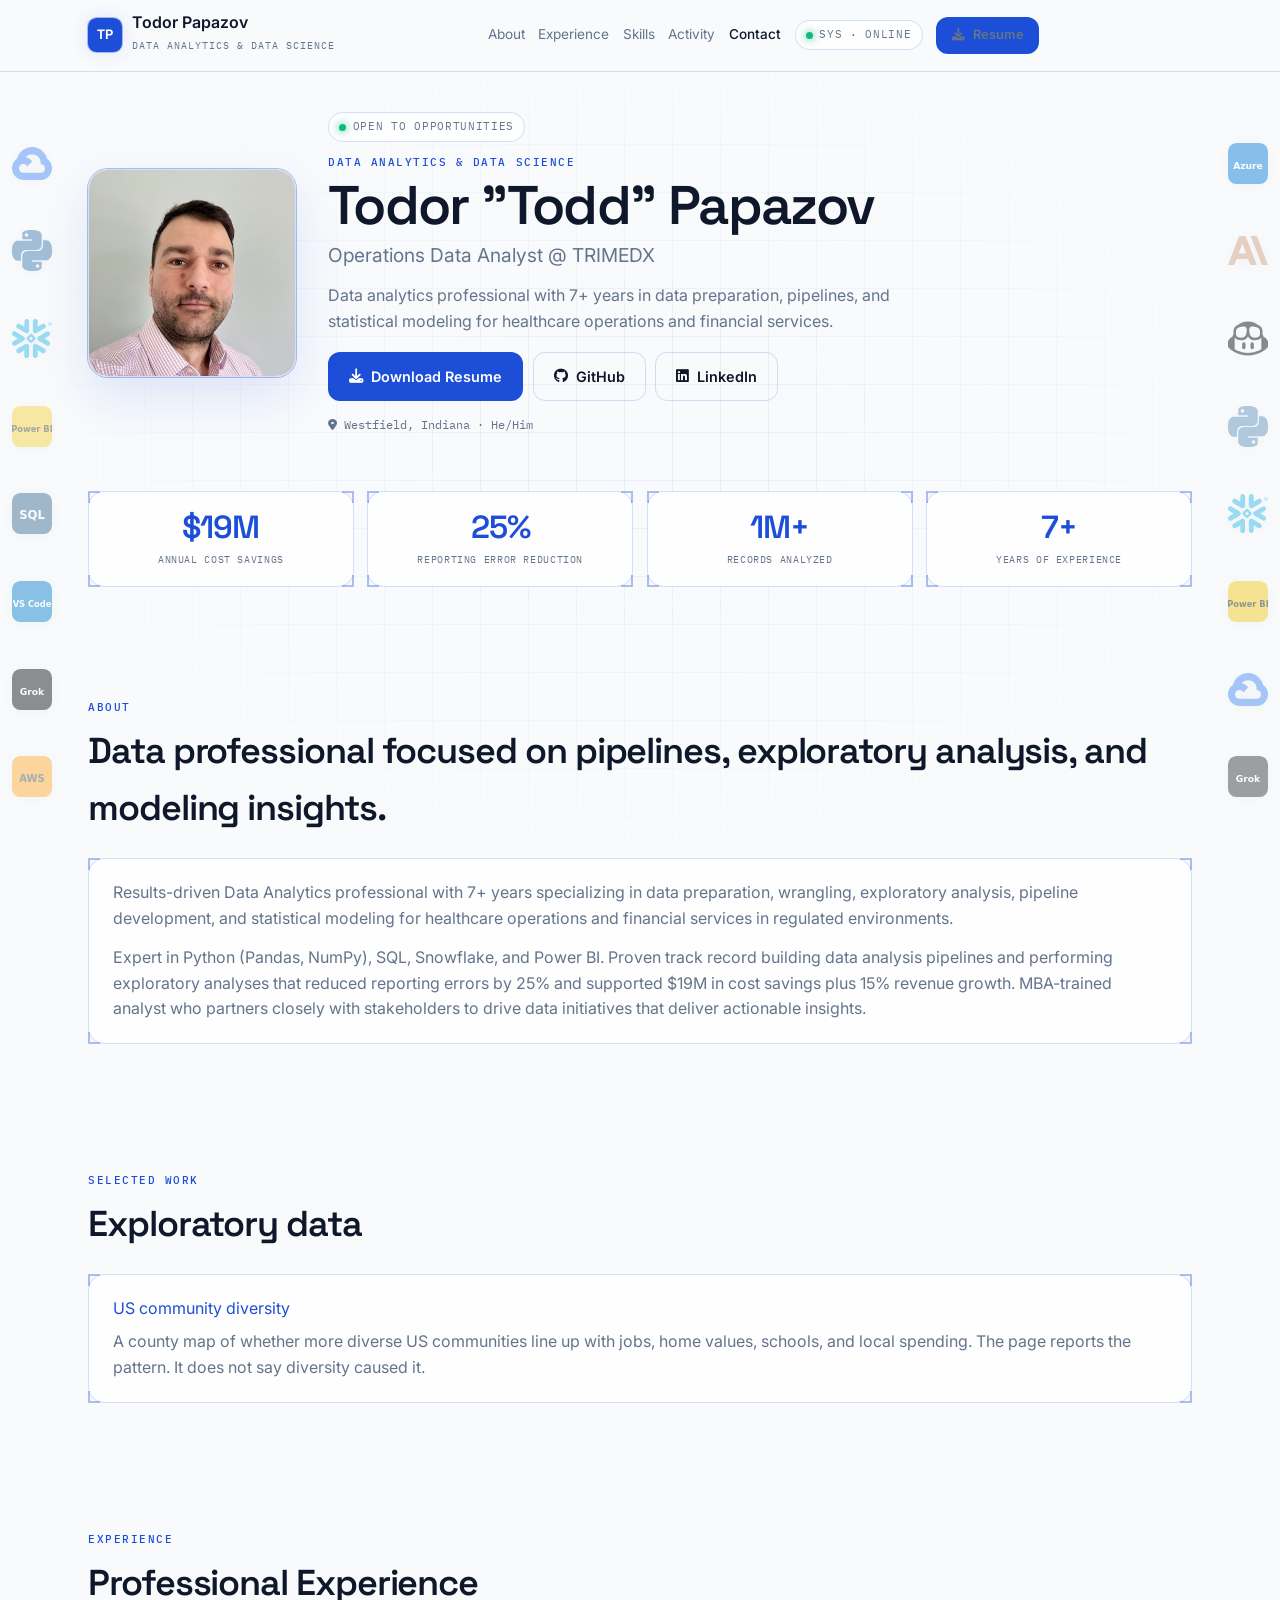
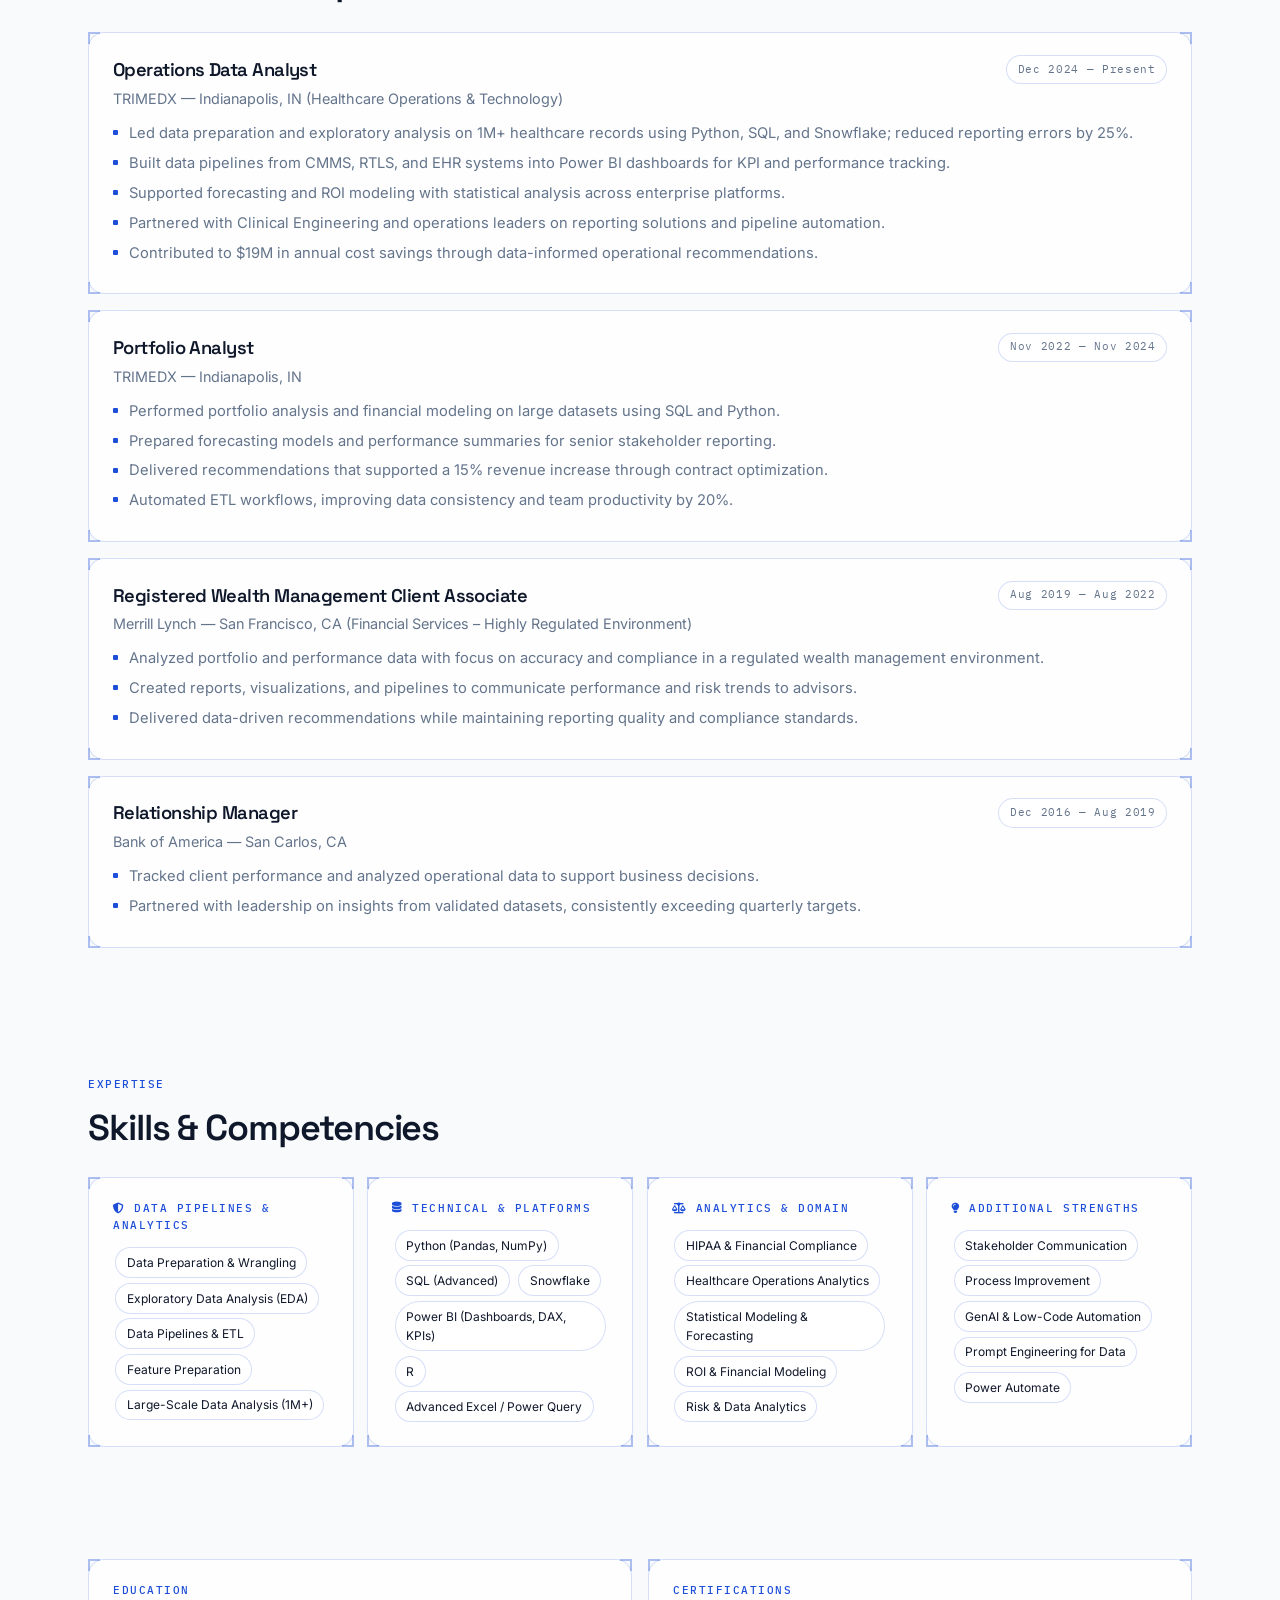
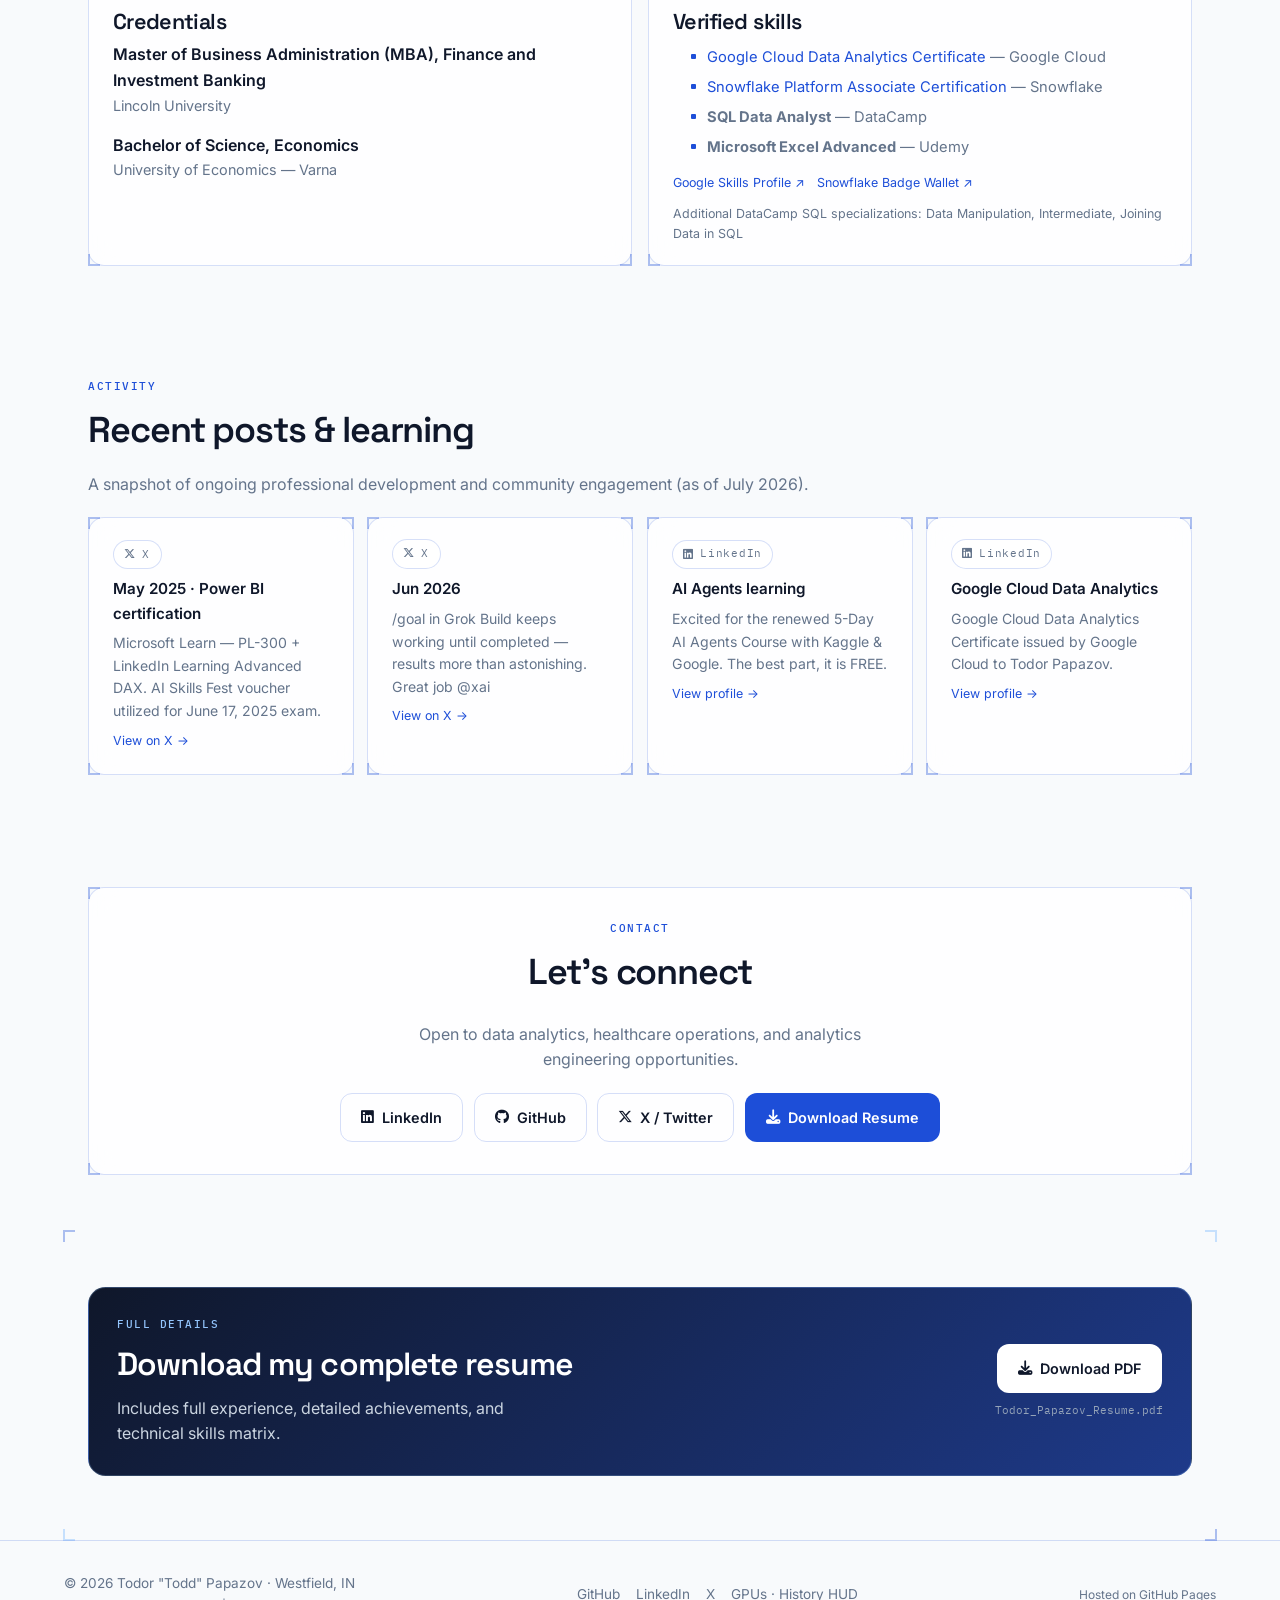
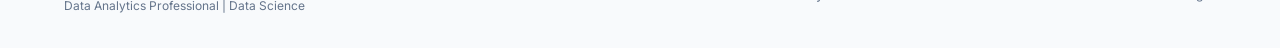
<file: docs/index.html>
<!DOCTYPE html>
<html lang="en">
<head>
  <meta charset="UTF-8">
  <meta name="viewport" content="width=device-width, initial-scale=1.0">
  <title>Todor Papazov | Data Analytics Professional</title>
  <meta name="description" content="Todor 'Todd' Papazov — Operations Data Analyst at TRIMEDX. Expert in Python, SQL, Snowflake, Power BI, and data pipelines with proven impact: $19M cost savings, 25% error reduction on 1M+ record datasets.">
  <meta name="author" content="Todor Papazov">
  <link rel="canonical" href="https://todorpapazov.github.io/">
  <meta property="og:title" content="Todor Papazov | Data Analytics Professional">
  <meta property="og:description" content="Operations Data Analyst at TRIMEDX. Python • SQL • Snowflake • Power BI • Healthcare Operations Analytics">
  <meta property="og:image" content="https://todorpapazov.github.io/assets/images/todor-papazov.jpg">
  <meta property="og:url" content="https://todorpapazov.github.io/">
  <meta property="og:type" content="website">
  <meta name="twitter:card" content="summary_large_image">
  <meta name="twitter:site" content="@TodorPapazov">
  <meta name="twitter:title" content="Todor Papazov | Data Analytics Professional">
  <meta name="twitter:description" content="Operations Data Analyst at TRIMEDX. Python • SQL • Snowflake • Power BI">
  <meta name="twitter:image" content="https://todorpapazov.github.io/assets/images/todor-papazov.jpg">
  <meta name="robots" content="index, follow">
  <meta name="theme-color" content="#1d4ed8">
  <link rel="icon" href="data:image/svg+xml,<svg xmlns='http://www.w3.org/2000/svg' viewBox='0 0 32 32'><rect width='32' height='32' rx='8' fill='%231d4ed8'/><text x='16' y='22' text-anchor='middle' fill='white' font-family='system-ui' font-weight='600' font-size='14'>TP</text></svg>">
  <link rel="preconnect" href="https://fonts.googleapis.com">
  <link rel="preconnect" href="https://fonts.gstatic.com" crossorigin>
  <link rel="preconnect" href="https://cdnjs.cloudflare.com" crossorigin>
  <link href="https://fonts.googleapis.com/css2?family=IBM+Plex+Mono:wght@400;500&family=Inter:wght@400;500;600&family=Space+Grotesk:wght@500;600;700&display=swap" rel="stylesheet">
  <link rel="stylesheet" href="https://cdnjs.cloudflare.com/ajax/libs/font-awesome/6.5.1/css/all.min.css" crossorigin="anonymous" referrerpolicy="no-referrer">
  <script type="application/ld+json">
  {
    "@context": "https://schema.org",
    "@type": "Person",
    "name": "Todor Papazov",
    "alternateName": "Todd Papazov",
    "jobTitle": "Operations Data Analyst",
    "worksFor": { "@type": "Organization", "name": "TRIMEDX" },
    "url": "https://todorpapazov.github.io/",
    "image": "https://todorpapazov.github.io/assets/images/todor-papazov.jpg",
    "address": { "@type": "PostalAddress", "addressLocality": "Westfield", "addressRegion": "IN" },
    "sameAs": [
      "https://www.linkedin.com/in/todorpapazov",
      "https://x.com/TodorPapazov",
      "https://github.com/TodorPapazov"
    ],
    "knowsAbout": ["Python", "SQL", "Snowflake", "Power BI", "Data Pipelines", "Healthcare Analytics"]
  }
  </script>
  <style>
    :root {
      --accent: #1d4ed8;
      --accent2: #3b82f6;
      --bg: #f8fafc;
      --surface: rgba(255, 255, 255, 0.78);
      --surface-solid: #ffffff;
      --text: #0f172a;
      --muted: #64748b;
      --border: rgba(29, 78, 216, 0.18);
      --glow: rgba(29, 78, 216, 0.12);
      --hud-line: rgba(29, 78, 216, 0.35);
      --status: #10b981;
      --nav-height: 4.25rem;
      --display: 'Space Grotesk', system-ui, sans-serif;
      --mono: 'IBM Plex Mono', ui-monospace, monospace;
      --body: 'Inter', system-ui, sans-serif;
    }

    *, *::before, *::after { box-sizing: border-box; }

    html {
      scroll-behavior: smooth;
      scroll-padding-top: calc(var(--nav-height) + 0.75rem);
    }

    body {
      margin: 0;
      font-family: var(--body);
      background: var(--bg);
      color: var(--text);
      line-height: 1.6;
      min-height: 100vh;
    }

    a { color: var(--accent); text-decoration: none; }
    a:hover { text-decoration: underline; }

    h1, h2, h3, .display {
      font-family: var(--display);
      letter-spacing: -0.03em;
      font-weight: 600;
    }

    .mono { font-family: var(--mono); }
    .muted { color: var(--muted); }

    /* ---- Floating logos: side margins only (clear of content) ---- */
    .logo-float-layer {
      position: fixed;
      inset: 0;
      z-index: 0;
      pointer-events: none;
      overflow: hidden;
      will-change: transform;
      /* Hard-clear the center content column so logos never sit under text/panels */
      -webkit-mask-image: linear-gradient(
        to right,
        #000 0%,
        #000 max(0px, calc((100% - 72rem) / 2 - 0.5rem)),
        transparent max(0px, calc((100% - 72rem) / 2 + 0.25rem)),
        transparent calc(100% - max(0px, calc((100% - 72rem) / 2 + 0.25rem))),
        #000 calc(100% - max(0px, calc((100% - 72rem) / 2 - 0.5rem))),
        #000 100%
      );
      mask-image: linear-gradient(
        to right,
        #000 0%,
        #000 max(0px, calc((100% - 72rem) / 2 - 0.5rem)),
        transparent max(0px, calc((100% - 72rem) / 2 + 0.25rem)),
        transparent calc(100% - max(0px, calc((100% - 72rem) / 2 + 0.25rem))),
        #000 calc(100% - max(0px, calc((100% - 72rem) / 2 - 0.5rem))),
        #000 100%
      );
    }

    .logo-float-layer__inner {
      position: absolute;
      inset: 0;
      will-change: transform;
    }

    /* Side rails = empty gutters beside the centered 72rem content column */
    .logo-rail {
      position: absolute;
      top: 0;
      bottom: 0;
      width: max(0px, calc((100vw - 72rem) / 2));
      display: flex;
      flex-direction: column;
      justify-content: space-evenly;
      align-items: center;
      padding: 5.5rem 0.5rem 4rem;
      box-sizing: border-box;
    }

    .logo-rail--left { left: 0; }
    .logo-rail--right { right: 0; }

    .logo-float-item {
      position: relative;
      width: clamp(2.1rem, 3.2vw, 3.6rem);
      height: clamp(2.1rem, 3.2vw, 3.6rem);
      flex-shrink: 0;
      opacity: 0.45;
      filter: drop-shadow(0 2px 8px rgba(15, 23, 42, 0.08));
      animation: logo-float var(--dur, 18s) ease-in-out infinite;
      animation-delay: var(--delay, 0s);
    }

    .logo-float-item img {
      width: 100%;
      height: 100%;
      object-fit: contain;
      display: block;
      user-select: none;
    }

    .logo-float-item:nth-child(odd) { animation-direction: alternate-reverse; }
    .logo-float-item:nth-child(3n) { --dur: 22s; }
    .logo-float-item:nth-child(4n) { --dur: 26s; opacity: 0.38; }
    .logo-float-item:nth-child(5n) { --dur: 20s; }

    /* Mostly vertical float so logos stay in the margin gutters */
    @keyframes logo-float {
      0%, 100% { transform: translate3d(0, 0, 0) rotate(0deg) scale(1); }
      33% { transform: translate3d(2px, -10px, 0) rotate(2deg) scale(1.04); }
      66% { transform: translate3d(-2px, 8px, 0) rotate(-1.5deg) scale(0.98); }
    }

    /* No side margin on narrow viewports — hide logos rather than overlapping content */
    @media (max-width: 1180px) {
      .logo-float-layer {
        opacity: 0;
        visibility: hidden;
      }
    }

    @media (min-width: 1400px) {
      .logo-float-item {
        width: clamp(2.6rem, 2.8vw, 4rem);
        height: clamp(2.6rem, 2.8vw, 4rem);
        opacity: 0.5;
      }
      .logo-float-item:nth-child(4n) { opacity: 0.42; }
    }

    .grid-bg {
      position: fixed;
      inset: 0;
      z-index: 0;
      pointer-events: none;
      opacity: 0.35;
      background-image:
        linear-gradient(var(--border) 1px, transparent 1px),
        linear-gradient(90deg, var(--border) 1px, transparent 1px);
      background-size: 48px 48px;
      mask-image: radial-gradient(ellipse at center, black 15%, transparent 72%);
      -webkit-mask-image: radial-gradient(ellipse at center, black 15%, transparent 72%);
    }

    .page-shell {
      position: relative;
      z-index: 1;
    }

    /* ---- HUD primitives ---- */
    .hud-label {
      font-family: var(--mono);
      font-size: 0.68rem;
      letter-spacing: 0.14em;
      text-transform: uppercase;
      color: var(--accent);
      font-weight: 500;
    }

    .panel {
      background: var(--surface);
      border: 1px solid var(--border);
      backdrop-filter: blur(14px);
      -webkit-backdrop-filter: blur(14px);
      position: relative;
    }

    .panel-bracket::before,
    .panel-bracket::after {
      content: '';
      position: absolute;
      width: 12px;
      height: 12px;
      border-color: var(--hud-line);
      border-style: solid;
      pointer-events: none;
      z-index: 1;
    }

    .panel-bracket::before {
      top: -1px;
      left: -1px;
      border-width: 2px 0 0 2px;
    }

    .panel-bracket::after {
      bottom: -1px;
      right: -1px;
      border-width: 0 2px 2px 0;
    }

    .bracket-tr,
    .bracket-bl {
      position: absolute;
      width: 12px;
      height: 12px;
      border-style: solid;
      border-color: var(--hud-line);
      pointer-events: none;
      z-index: 1;
    }

    .bracket-tr {
      top: -1px;
      right: -1px;
      border-width: 2px 2px 0 0;
    }

    .bracket-bl {
      bottom: -1px;
      left: -1px;
      border-width: 0 0 2px 2px;
    }

    .status-dot {
      width: 7px;
      height: 7px;
      border-radius: 50%;
      background: var(--status);
      box-shadow: 0 0 8px var(--status);
      display: inline-block;
      flex-shrink: 0;
    }

    .chip {
      display: inline-flex;
      align-items: center;
      gap: 0.4rem;
      font-family: var(--mono);
      font-size: 0.7rem;
      letter-spacing: 0.06em;
      padding: 0.3rem 0.65rem;
      border: 1px solid var(--border);
      border-radius: 999px;
      color: var(--muted);
      background: var(--surface);
      white-space: nowrap;
    }

    .btn {
      display: inline-flex;
      align-items: center;
      gap: 0.5rem;
      padding: 0.75rem 1.25rem;
      border-radius: 0.75rem;
      font-weight: 600;
      font-size: 0.9rem;
      border: 1px solid transparent;
      cursor: pointer;
      text-decoration: none !important;
      transition: filter 0.15s ease, background 0.15s ease, border-color 0.15s ease;
    }

    .btn-primary {
      background: var(--accent);
      color: #fff;
    }

    .btn-primary:hover { filter: brightness(1.08); }

    .btn-ghost {
      background: transparent;
      color: var(--text);
      border-color: var(--border);
    }

    .btn-ghost:hover { background: var(--glow); }

    .skill-pill {
      display: inline-block;
      font-size: 0.75rem;
      padding: 0.3rem 0.65rem;
      margin: 0.15rem;
      border-radius: 999px;
      border: 1px solid var(--border);
      background: var(--surface-solid);
      color: var(--text);
      transition: border-color 0.15s ease, box-shadow 0.15s ease;
    }

    .skill-pill:hover {
      border-color: var(--accent);
      box-shadow: 0 0 0 3px var(--glow);
    }

    .metric-val {
      font-family: var(--display);
      font-size: 2rem;
      font-weight: 600;
      color: var(--accent);
      letter-spacing: -0.03em;
      line-height: 1.1;
    }

    .section {
      padding: 3.5rem 1.5rem;
      max-width: 72rem;
      margin: 0 auto;
    }

    .section-title {
      font-size: clamp(1.6rem, 3vw, 2.25rem);
      margin: 0.4rem 0 1.25rem;
    }

    .grid-metrics {
      display: grid;
      grid-template-columns: repeat(2, 1fr);
      gap: 0.85rem;
    }

    @media (min-width: 768px) {
      .grid-metrics { grid-template-columns: repeat(4, 1fr); }
    }

    .role {
      padding: 1.35rem 1.5rem;
      margin-bottom: 1rem;
      border-radius: 1rem;
      transition: transform 0.2s ease, box-shadow 0.2s ease, border-color 0.2s ease;
    }

    .role:hover {
      transform: translateY(-2px);
      box-shadow: 0 12px 28px -8px rgba(29, 78, 216, 0.12);
      border-color: rgba(29, 78, 216, 0.28);
    }

    .role h3 {
      margin: 0 0 0.15rem;
      font-size: 1.15rem;
    }

    .role ul {
      margin: 0.75rem 0 0;
      padding: 0;
      list-style: none;
    }

    .role li {
      position: relative;
      padding-left: 1rem;
      margin: 0.4rem 0;
      font-size: 0.92rem;
      color: var(--muted);
    }

    .role li::before {
      content: '';
      position: absolute;
      left: 0;
      top: 0.55em;
      width: 5px;
      height: 5px;
      border-radius: 1px;
      background: var(--accent);
    }

    .skills-grid {
      display: grid;
      gap: 0.85rem;
      grid-template-columns: 1fr;
    }

    @media (min-width: 768px) {
      .skills-grid { grid-template-columns: repeat(2, 1fr); }
    }

    @media (min-width: 1024px) {
      .skills-grid { grid-template-columns: repeat(4, 1fr); }
    }

    .edu-grid {
      display: grid;
      gap: 1rem;
      grid-template-columns: 1fr;
    }

    @media (min-width: 768px) {
      .edu-grid { grid-template-columns: 1fr 1fr; }
    }

    .activity-grid {
      display: grid;
      gap: 0.85rem;
      grid-template-columns: repeat(auto-fit, minmax(240px, 1fr));
    }

    /* ---- Nav ---- */
    .top-nav {
      position: sticky;
      top: 0;
      z-index: 50;
      backdrop-filter: blur(16px);
      -webkit-backdrop-filter: blur(16px);
      background: color-mix(in srgb, var(--bg) 82%, transparent);
      border-bottom: 1px solid var(--border);
    }

    .top-nav__inner {
      max-width: 72rem;
      margin: 0 auto;
      padding: 0.85rem 1.5rem;
      display: flex;
      align-items: center;
      justify-content: space-between;
      gap: 1rem;
      min-height: var(--nav-height);
    }

    .brand {
      display: flex;
      align-items: center;
      gap: 0.65rem;
      text-decoration: none !important;
      color: var(--text);
      flex-shrink: 0;
    }

    .brand-mark {
      width: 2.1rem;
      height: 2.1rem;
      border-radius: 0.55rem;
      display: grid;
      place-items: center;
      background: var(--accent);
      color: #fff;
      font-family: var(--display);
      font-weight: 700;
      font-size: 0.85rem;
      box-shadow: 0 0 0 1px var(--hud-line), 0 0 18px var(--glow);
    }

    .nav-desktop {
      display: none;
      flex-wrap: wrap;
      gap: 0.85rem;
      font-size: 0.85rem;
      align-items: center;
    }

    .nav-desktop a {
      color: var(--muted);
      text-decoration: none;
      transition: color 0.15s ease;
    }

    .nav-desktop a:hover,
    .nav-desktop a.active {
      color: var(--text);
      text-decoration: none;
    }

    .nav-desktop a.active {
      font-weight: 500;
    }

    .nav-actions {
      display: flex;
      align-items: center;
      gap: 0.5rem;
    }

    #mobile-menu-btn {
      display: inline-flex;
      align-items: center;
      justify-content: center;
      width: 2.5rem;
      height: 2.5rem;
      border-radius: 0.65rem;
      border: 1px solid var(--border);
      background: var(--surface);
      color: var(--text);
      cursor: pointer;
    }

    #mobile-menu {
      max-height: 0;
      overflow: hidden;
      transition: max-height 0.3s ease;
      border-top: 1px solid transparent;
    }

    #mobile-menu.open {
      max-height: 22rem;
      border-top-color: var(--border);
    }

    #mobile-menu .mobile-links {
      padding: 0.75rem 1.5rem 1rem;
      display: flex;
      flex-direction: column;
      gap: 0.15rem;
      max-width: 72rem;
      margin: 0 auto;
    }

    #mobile-menu a {
      display: block;
      padding: 0.65rem 0.75rem;
      border-radius: 0.65rem;
      color: var(--muted);
      text-decoration: none;
      font-size: 0.9rem;
    }

    #mobile-menu a:hover {
      background: var(--glow);
      color: var(--text);
    }

    @media (min-width: 960px) {
      .nav-desktop { display: flex; }
      #mobile-menu-btn { display: none; }
    }

    /* ---- Hero ---- */
    .hero-row {
      display: flex;
      flex-wrap: wrap;
      gap: 2rem;
      align-items: center;
    }

    .avatar-frame {
      width: 11.5rem;
      height: 11.5rem;
      border-radius: 1.25rem;
      overflow: hidden;
      flex-shrink: 0;
      box-shadow: 0 0 0 1px var(--hud-line), 0 20px 50px var(--glow);
    }

    .avatar-frame img {
      width: 100%;
      height: 100%;
      object-fit: cover;
      display: block;
    }

    @media (min-width: 768px) {
      .avatar-frame {
        width: 13rem;
        height: 13rem;
      }
    }

    .hero-copy { flex: 1; min-width: 16rem; }

    .resume-cta {
      display: flex;
      flex-wrap: wrap;
      gap: 1.25rem;
      align-items: center;
      justify-content: space-between;
      padding: 1.75rem 1.75rem;
      border-radius: 1.1rem;
      background: linear-gradient(135deg, #0f172a 0%, #1e3a8a 100%);
      color: #fff;
      border: 1px solid rgba(147, 197, 253, 0.25);
    }

    .resume-cta .hud-label { color: #93c5fd; }
    .resume-cta p { color: #cbd5e1; margin: 0.35rem 0 0; max-width: 28rem; }
    .resume-cta .btn-primary {
      background: #fff;
      color: #0f172a;
    }

    .footer {
      border-top: 1px solid var(--border);
      padding: 2rem 1.5rem;
      text-align: center;
      font-size: 0.85rem;
      color: var(--muted);
      position: relative;
      z-index: 1;
    }

    .footer a { color: var(--muted); }
    .footer a:hover { color: var(--accent); }

    .footer-inner {
      max-width: 72rem;
      margin: 0 auto;
      display: flex;
      flex-wrap: wrap;
      gap: 1rem;
      justify-content: space-between;
      align-items: center;
      text-align: left;
    }

    #back-to-top {
      position: fixed;
      bottom: 1.25rem;
      right: 1.25rem;
      z-index: 60;
      width: 2.75rem;
      height: 2.75rem;
      border: 1px solid var(--border);
      border-radius: 0.75rem;
      background: var(--accent);
      color: #fff;
      cursor: pointer;
      opacity: 0;
      visibility: hidden;
      transition: opacity 0.2s ease, visibility 0.2s ease, transform 0.2s ease;
      box-shadow: 0 8px 24px rgba(29, 78, 216, 0.25);
    }

    #back-to-top.visible {
      opacity: 1;
      visibility: visible;
    }

    #back-to-top:hover { transform: translateY(-2px); }

    .skip-link {
      position: absolute;
      top: -100%;
      left: 1rem;
      z-index: 100;
      padding: 0.5rem 1rem;
      background: var(--accent);
      color: #fff;
      font-size: 0.875rem;
      font-weight: 600;
      border-radius: 0 0 0.5rem 0.5rem;
      transition: top 0.2s ease;
    }

    .skip-link:focus { top: 0; }

    a:focus-visible,
    button:focus-visible {
      outline: 2px solid var(--accent);
      outline-offset: 2px;
      border-radius: 4px;
    }

    .fade-in {
      opacity: 0;
      transform: translateY(14px);
      transition: opacity 0.5s ease, transform 0.5s ease;
    }

    .fade-in.visible {
      opacity: 1;
      transform: translateY(0);
    }

    @media (prefers-reduced-motion: reduce) {
      html { scroll-behavior: auto; }
      .logo-float-item { animation: none !important; }
      .logo-float-layer,
      .logo-float-layer__inner { transform: none !important; }
      .fade-in { opacity: 1; transform: none; transition: none; }
      .role:hover { transform: none; }
    }

    @media print {
      .logo-float-layer, .grid-bg, .top-nav, #back-to-top, #mobile-menu-btn { display: none !important; }
      .panel { backdrop-filter: none; background: #fff; break-inside: avoid; }
    }
  </style>
</head>
<body id="top">
  <a href="#main" class="skip-link">Skip to content</a>

  <!-- Soft grid -->
  <div class="grid-bg" aria-hidden="true"></div>

  <!-- Floating Data & AI logos — left/right margins only (never under content) -->
  <div class="logo-float-layer" id="logo-float-layer" aria-hidden="true">
    <div class="logo-float-layer__inner" id="logo-float-inner">
      <div class="logo-rail logo-rail--left">
        <div class="logo-float-item" style="--delay: 0s;"><img src="assets/logos/googlecloud.svg" alt="" loading="lazy" decoding="async"></div>
        <div class="logo-float-item" style="--delay: -2s;"><img src="assets/logos/python.svg" alt="" loading="lazy" decoding="async"></div>
        <div class="logo-float-item" style="--delay: -4s;"><img src="assets/logos/snowflake.svg" alt="" loading="lazy" decoding="async"></div>
        <div class="logo-float-item" style="--delay: -1s;"><img src="assets/logos/powerbi.svg" alt="" loading="lazy" decoding="async"></div>
        <div class="logo-float-item" style="--delay: -6s;"><img src="assets/logos/sql.svg" alt="" loading="lazy" decoding="async"></div>
        <div class="logo-float-item" style="--delay: -3s;"><img src="assets/logos/visualstudiocode.svg" alt="" loading="lazy" decoding="async"></div>
        <div class="logo-float-item" style="--delay: -7s;"><img src="assets/logos/grok.svg" alt="" loading="lazy" decoding="async"></div>
        <div class="logo-float-item" style="--delay: -5s;"><img src="assets/logos/amazonaws.svg" alt="" loading="lazy" decoding="async"></div>
      </div>
      <div class="logo-rail logo-rail--right">
        <div class="logo-float-item" style="--delay: -1.5s;"><img src="assets/logos/microsoftazure.svg" alt="" loading="lazy" decoding="async"></div>
        <div class="logo-float-item" style="--delay: -3.5s;"><img src="assets/logos/anthropic.svg" alt="" loading="lazy" decoding="async"></div>
        <div class="logo-float-item" style="--delay: -0.5s;"><img src="assets/logos/githubcopilot.svg" alt="" loading="lazy" decoding="async"></div>
        <div class="logo-float-item" style="--delay: -8s;"><img src="assets/logos/python.svg" alt="" loading="lazy" decoding="async"></div>
        <div class="logo-float-item" style="--delay: -2.5s;"><img src="assets/logos/snowflake.svg" alt="" loading="lazy" decoding="async"></div>
        <div class="logo-float-item" style="--delay: -6.5s;"><img src="assets/logos/powerbi.svg" alt="" loading="lazy" decoding="async"></div>
        <div class="logo-float-item" style="--delay: -4.5s;"><img src="assets/logos/googlecloud.svg" alt="" loading="lazy" decoding="async"></div>
        <div class="logo-float-item" style="--delay: -9s;"><img src="assets/logos/grok.svg" alt="" loading="lazy" decoding="async"></div>
      </div>
    </div>
  </div>

  <div class="page-shell">
    <header class="top-nav" role="banner">
      <div class="top-nav__inner">
        <a href="#top" class="brand" aria-label="Todor Papazov — Home">
          <span class="brand-mark">TP</span>
          <span>
            <span style="display:block;font-weight:600;line-height:1.1;">Todor Papazov</span>
            <span class="mono muted" style="font-size:0.62rem;letter-spacing:0.1em;">DATA ANALYTICS &amp; DATA SCIENCE</span>
          </span>
        </a>

        <nav class="nav-desktop" aria-label="Main navigation">
          <a href="#about" class="nav-link" data-section="about">About</a>
          <a href="#experience" class="nav-link" data-section="experience">Experience</a>
          <a href="#skills" class="nav-link" data-section="skills">Skills</a>
          <a href="#activity" class="nav-link" data-section="activity">Activity</a>
          <a href="#contact" class="nav-link" data-section="contact">Contact</a>
          <span class="chip"><span class="status-dot"></span> SYS · ONLINE</span>
          <a class="btn btn-primary" href="#resume" style="padding:0.45rem 0.9rem;font-size:0.8rem;">
            <i class="fa-solid fa-download" aria-hidden="true"></i> Resume
          </a>
        </nav>

        <div class="nav-actions">
          <a class="btn btn-ghost" href="https://www.linkedin.com/in/todorpapazov" target="_blank" rel="noopener noreferrer"
             aria-label="LinkedIn profile" style="padding:0.45rem 0.75rem;font-size:0.8rem;display:none;" id="nav-linkedin">
            <i class="fab fa-linkedin" style="color:#0a66c2;" aria-hidden="true"></i>
          </a>
          <button id="mobile-menu-btn" type="button" aria-expanded="false" aria-controls="mobile-menu" aria-label="Toggle navigation menu">
            <i class="fa-solid fa-bars" id="menu-icon-open" aria-hidden="true"></i>
            <i class="fa-solid fa-xmark hidden" id="menu-icon-close" aria-hidden="true" style="display:none;"></i>
          </button>
        </div>
      </div>

      <div id="mobile-menu">
        <div class="mobile-links">
          <a href="#about" class="mobile-nav-link">About</a>
          <a href="#experience" class="mobile-nav-link">Experience</a>
          <a href="#skills" class="mobile-nav-link">Skills</a>
          <a href="#activity" class="mobile-nav-link">Activity</a>
          <a href="#contact" class="mobile-nav-link">Contact</a>
          <a href="#resume" class="mobile-nav-link" style="color:var(--accent);font-weight:600;">Download Resume</a>
        </div>
      </div>
    </header>

    <main id="main">
      <!-- Hero -->
      <section class="section" style="padding-top:2.5rem;" aria-label="Introduction">
        <div class="hero-row">
          <div class="panel panel-bracket avatar-frame">
            <span class="bracket-tr"></span><span class="bracket-bl"></span>
            <img src="assets/images/todor-papazov.jpg" alt="Todor 'Todd' Papazov professional headshot"
                 width="208" height="208" loading="eager" decoding="async">
          </div>
          <div class="hero-copy">
            <div class="chip" style="margin-bottom:0.75rem;"><span class="status-dot"></span> OPEN TO OPPORTUNITIES</div>
            <div class="hud-label">DATA ANALYTICS &amp; DATA SCIENCE</div>
            <h1 class="display" style="font-size:clamp(2.2rem,5vw,3.4rem);margin:0.35rem 0 0.4rem;line-height:1.05;">
              Todor "Todd" Papazov
            </h1>
            <p style="font-size:1.2rem;margin:0 0 0.75rem;color:var(--muted);">Operations Data Analyst @ TRIMEDX</p>
            <p class="muted" style="max-width:36rem;margin:0 0 1.1rem;">
              Data analytics professional with 7+ years in data preparation, pipelines, and statistical modeling for healthcare operations and financial services.
            </p>
            <div style="display:flex;flex-wrap:wrap;gap:0.6rem;">
              <a class="btn btn-primary" href="#resume">
                <i class="fa-solid fa-download" aria-hidden="true"></i> Download Resume
              </a>
              <a class="btn btn-ghost" href="https://github.com/TodorPapazov" target="_blank" rel="noopener noreferrer">
                <i class="fab fa-github" aria-hidden="true"></i> GitHub
              </a>
              <a class="btn btn-ghost" href="https://www.linkedin.com/in/todorpapazov" target="_blank" rel="noopener noreferrer">
                <i class="fab fa-linkedin" aria-hidden="true"></i> LinkedIn
              </a>
            </div>
            <div class="mono muted" style="margin-top:0.9rem;font-size:0.75rem;">
              <i class="fa-solid fa-location-dot" aria-hidden="true"></i> Westfield, Indiana · He/Him
            </div>
          </div>
        </div>
      </section>

      <!-- Metrics -->
      <section class="section" style="padding-top:0;" aria-label="Key achievements">
        <div class="grid-metrics">
          <div class="panel panel-bracket role fade-in" style="margin:0;text-align:center;padding:1.15rem;">
            <span class="bracket-tr"></span><span class="bracket-bl"></span>
            <div class="metric-val">$19M</div>
            <div class="mono muted" style="font-size:0.65rem;margin-top:0.35rem;letter-spacing:0.06em;">ANNUAL COST SAVINGS</div>
          </div>
          <div class="panel panel-bracket role fade-in" style="margin:0;text-align:center;padding:1.15rem;">
            <span class="bracket-tr"></span><span class="bracket-bl"></span>
            <div class="metric-val">25%</div>
            <div class="mono muted" style="font-size:0.65rem;margin-top:0.35rem;letter-spacing:0.06em;">REPORTING ERROR REDUCTION</div>
          </div>
          <div class="panel panel-bracket role fade-in" style="margin:0;text-align:center;padding:1.15rem;">
            <span class="bracket-tr"></span><span class="bracket-bl"></span>
            <div class="metric-val">1M+</div>
            <div class="mono muted" style="font-size:0.65rem;margin-top:0.35rem;letter-spacing:0.06em;">RECORDS ANALYZED</div>
          </div>
          <div class="panel panel-bracket role fade-in" style="margin:0;text-align:center;padding:1.15rem;">
            <span class="bracket-tr"></span><span class="bracket-bl"></span>
            <div class="metric-val">7+</div>
            <div class="mono muted" style="font-size:0.65rem;margin-top:0.35rem;letter-spacing:0.06em;">YEARS OF EXPERIENCE</div>
          </div>
        </div>
      </section>

      <!-- About -->
      <section id="about" class="section fade-in">
        <div class="hud-label">About</div>
        <h2 class="section-title">Data professional focused on pipelines, exploratory analysis, and modeling insights.</h2>
        <div class="panel panel-bracket role">
          <span class="bracket-tr"></span><span class="bracket-bl"></span>
          <p class="muted" style="margin:0 0 0.85rem;">
            Results-driven Data Analytics professional with 7+ years specializing in data preparation, wrangling, exploratory analysis, pipeline development, and statistical modeling for healthcare operations and financial services in regulated environments.
          </p>
          <p class="muted" style="margin:0;">
            Expert in Python (Pandas, NumPy), SQL, Snowflake, and Power BI. Proven track record building data analysis pipelines and performing exploratory analyses that reduced reporting errors by 25% and supported $19M in cost savings plus 15% revenue growth. MBA-trained analyst who partners closely with stakeholders to drive data initiatives that deliver actionable insights.
          </p>
        </div>
      </section>

      <section id="work" class="section fade-in">
        <div class="hud-label">Selected work</div>
        <h2 class="section-title">Exploratory data</h2>
        <div class="panel panel-bracket role">
          <span class="bracket-tr"></span><span class="bracket-bl"></span>
          <p style="margin:0 0 0.45rem;">
            <a href="us-community-diversity/">US community diversity</a>
          </p>
          <p class="muted" style="margin:0;">
            A county map of whether more diverse US communities line up with jobs, home values, schools, and local spending. The page reports the pattern. It does not say diversity caused it.
          </p>
        </div>
      </section>

      <!-- Experience -->
      <section id="experience" class="section fade-in">
        <div class="hud-label">Experience</div>
        <h2 class="section-title">Professional Experience</h2>

        <article class="panel panel-bracket role">
          <span class="bracket-tr"></span><span class="bracket-bl"></span>
          <div style="display:flex;flex-wrap:wrap;justify-content:space-between;gap:0.5rem;align-items:flex-start;">
            <div>
              <h3>Operations Data Analyst</h3>
              <div class="muted" style="font-size:0.9rem;">TRIMEDX — Indianapolis, IN (Healthcare Operations &amp; Technology)</div>
            </div>
            <span class="chip">Dec 2024 — Present</span>
          </div>
          <ul>
            <li>Led data preparation and exploratory analysis on 1M+ healthcare records using Python, SQL, and Snowflake; reduced reporting errors by 25%.</li>
            <li>Built data pipelines from CMMS, RTLS, and EHR systems into Power BI dashboards for KPI and performance tracking.</li>
            <li>Supported forecasting and ROI modeling with statistical analysis across enterprise platforms.</li>
            <li>Partnered with Clinical Engineering and operations leaders on reporting solutions and pipeline automation.</li>
            <li>Contributed to $19M in annual cost savings through data-informed operational recommendations.</li>
          </ul>
        </article>

        <article class="panel panel-bracket role">
          <span class="bracket-tr"></span><span class="bracket-bl"></span>
          <div style="display:flex;flex-wrap:wrap;justify-content:space-between;gap:0.5rem;align-items:flex-start;">
            <div>
              <h3>Portfolio Analyst</h3>
              <div class="muted" style="font-size:0.9rem;">TRIMEDX — Indianapolis, IN</div>
            </div>
            <span class="chip">Nov 2022 — Nov 2024</span>
          </div>
          <ul>
            <li>Performed portfolio analysis and financial modeling on large datasets using SQL and Python.</li>
            <li>Prepared forecasting models and performance summaries for senior stakeholder reporting.</li>
            <li>Delivered recommendations that supported a 15% revenue increase through contract optimization.</li>
            <li>Automated ETL workflows, improving data consistency and team productivity by 20%.</li>
          </ul>
        </article>

        <article class="panel panel-bracket role">
          <span class="bracket-tr"></span><span class="bracket-bl"></span>
          <div style="display:flex;flex-wrap:wrap;justify-content:space-between;gap:0.5rem;align-items:flex-start;">
            <div>
              <h3>Registered Wealth Management Client Associate</h3>
              <div class="muted" style="font-size:0.9rem;">Merrill Lynch — San Francisco, CA (Financial Services – Highly Regulated Environment)</div>
            </div>
            <span class="chip">Aug 2019 — Aug 2022</span>
          </div>
          <ul>
            <li>Analyzed portfolio and performance data with focus on accuracy and compliance in a regulated wealth management environment.</li>
            <li>Created reports, visualizations, and pipelines to communicate performance and risk trends to advisors.</li>
            <li>Delivered data-driven recommendations while maintaining reporting quality and compliance standards.</li>
          </ul>
        </article>

        <article class="panel panel-bracket role">
          <span class="bracket-tr"></span><span class="bracket-bl"></span>
          <div style="display:flex;flex-wrap:wrap;justify-content:space-between;gap:0.5rem;align-items:flex-start;">
            <div>
              <h3>Relationship Manager</h3>
              <div class="muted" style="font-size:0.9rem;">Bank of America — San Carlos, CA</div>
            </div>
            <span class="chip">Dec 2016 — Aug 2019</span>
          </div>
          <ul>
            <li>Tracked client performance and analyzed operational data to support business decisions.</li>
            <li>Partnered with leadership on insights from validated datasets, consistently exceeding quarterly targets.</li>
          </ul>
        </article>
      </section>

      <!-- Skills -->
      <section id="skills" class="section fade-in">
        <div class="hud-label">Expertise</div>
        <h2 class="section-title">Skills &amp; Competencies</h2>
        <div class="skills-grid">
          <div class="panel panel-bracket role" style="margin:0;">
            <span class="bracket-tr"></span><span class="bracket-bl"></span>
            <div class="hud-label" style="margin-bottom:0.65rem;"><i class="fa-solid fa-shield-halved" aria-hidden="true"></i> Data Pipelines &amp; Analytics</div>
            <div>
              <span class="skill-pill">Data Preparation &amp; Wrangling</span>
              <span class="skill-pill">Exploratory Data Analysis (EDA)</span>
              <span class="skill-pill">Data Pipelines &amp; ETL</span>
              <span class="skill-pill">Feature Preparation</span>
              <span class="skill-pill">Large-Scale Data Analysis (1M+)</span>
            </div>
          </div>
          <div class="panel panel-bracket role" style="margin:0;">
            <span class="bracket-tr"></span><span class="bracket-bl"></span>
            <div class="hud-label" style="margin-bottom:0.65rem;"><i class="fa-solid fa-database" aria-hidden="true"></i> Technical &amp; Platforms</div>
            <div>
              <span class="skill-pill">Python (Pandas, NumPy)</span>
              <span class="skill-pill">SQL (Advanced)</span>
              <span class="skill-pill">Snowflake</span>
              <span class="skill-pill">Power BI (Dashboards, DAX, KPIs)</span>
              <span class="skill-pill">R</span>
              <span class="skill-pill">Advanced Excel / Power Query</span>
            </div>
          </div>
          <div class="panel panel-bracket role" style="margin:0;">
            <span class="bracket-tr"></span><span class="bracket-bl"></span>
            <div class="hud-label" style="margin-bottom:0.65rem;"><i class="fa-solid fa-balance-scale" aria-hidden="true"></i> Analytics &amp; Domain</div>
            <div>
              <span class="skill-pill">HIPAA &amp; Financial Compliance</span>
              <span class="skill-pill">Healthcare Operations Analytics</span>
              <span class="skill-pill">Statistical Modeling &amp; Forecasting</span>
              <span class="skill-pill">ROI &amp; Financial Modeling</span>
              <span class="skill-pill">Risk &amp; Data Analytics</span>
            </div>
          </div>
          <div class="panel panel-bracket role" style="margin:0;">
            <span class="bracket-tr"></span><span class="bracket-bl"></span>
            <div class="hud-label" style="margin-bottom:0.65rem;"><i class="fa-solid fa-lightbulb" aria-hidden="true"></i> Additional Strengths</div>
            <div>
              <span class="skill-pill">Stakeholder Communication</span>
              <span class="skill-pill">Process Improvement</span>
              <span class="skill-pill">GenAI &amp; Low-Code Automation</span>
              <span class="skill-pill">Prompt Engineering for Data</span>
              <span class="skill-pill">Power Automate</span>
            </div>
          </div>
        </div>
      </section>

      <!-- Education + Certs -->
      <section id="education" class="section fade-in">
        <div class="edu-grid">
          <div class="panel panel-bracket role" style="margin:0;">
            <span class="bracket-tr"></span><span class="bracket-bl"></span>
            <div class="hud-label">Education</div>
            <h3 class="section-title" style="font-size:1.35rem;margin-top:0.4rem;">Credentials</h3>
            <div style="margin-bottom:1rem;">
              <div style="font-weight:600;">Master of Business Administration (MBA), Finance and Investment Banking</div>
              <div class="muted" style="font-size:0.9rem;">Lincoln University</div>
            </div>
            <div>
              <div style="font-weight:600;">Bachelor of Science, Economics</div>
              <div class="muted" style="font-size:0.9rem;">University of Economics — Varna</div>
            </div>
          </div>
          <div class="panel panel-bracket role" style="margin:0;">
            <span class="bracket-tr"></span><span class="bracket-bl"></span>
            <div class="hud-label">Certifications</div>
            <h3 class="section-title" style="font-size:1.35rem;margin-top:0.4rem;">Verified skills</h3>
            <ul style="margin:0;padding-left:1.1rem;color:var(--muted);font-size:0.92rem;">
              <li style="margin:0.4rem 0;">
                <a href="https://www.skills.google/public_profiles/55cff512-2c46-460a-8993-2b7c6c2c1c8e" target="_blank" rel="noopener noreferrer">Google Cloud Data Analytics Certificate</a>
                <span class="muted">— Google Cloud</span>
              </li>
              <li style="margin:0.4rem 0;">
                <a href="https://developerbadges.snowflake.com/profile/todorpapazov/wallet" target="_blank" rel="noopener noreferrer">Snowflake Platform Associate Certification</a>
                <span class="muted">— Snowflake</span>
              </li>
              <li style="margin:0.4rem 0;"><strong>SQL Data Analyst</strong> <span class="muted">— DataCamp</span></li>
              <li style="margin:0.4rem 0;"><strong>Microsoft Excel Advanced</strong> <span class="muted">— Udemy</span></li>
            </ul>
            <div style="margin-top:0.85rem;display:flex;flex-wrap:wrap;gap:0.75rem;font-size:0.78rem;">
              <a href="https://www.skills.google/public_profiles/55cff512-2c46-460a-8993-2b7c6c2c1c8e" target="_blank" rel="noopener noreferrer">Google Skills Profile ↗</a>
              <a href="https://developerbadges.snowflake.com/profile/todorpapazov/wallet" target="_blank" rel="noopener noreferrer">Snowflake Badge Wallet ↗</a>
            </div>
            <div class="muted" style="margin-top:0.65rem;font-size:0.78rem;">Additional DataCamp SQL specializations: Data Manipulation, Intermediate, Joining Data in SQL</div>
          </div>
        </div>
      </section>

      <!-- Activity -->
      <section id="activity" class="section fade-in">
        <div class="hud-label">Activity</div>
        <h2 class="section-title">Recent posts &amp; learning</h2>
        <p class="muted" style="margin:-0.5rem 0 1.25rem;">A snapshot of ongoing professional development and community engagement (as of July 2026).</p>
        <div class="activity-grid">
          <div class="panel panel-bracket role" style="margin:0;">
            <span class="bracket-tr"></span><span class="bracket-bl"></span>
            <div class="chip" style="margin-bottom:0.5rem;"><i class="fab fa-x-twitter" aria-hidden="true"></i> X</div>
            <div style="font-weight:600;font-size:0.95rem;">May 2025 · Power BI certification</div>
            <p class="muted" style="font-size:0.88rem;margin:0.4rem 0 0;">Microsoft Learn — PL-300 + LinkedIn Learning Advanced DAX. AI Skills Fest voucher utilized for June 17, 2025 exam.</p>
            <a href="https://x.com/TodorPapazov" target="_blank" rel="noopener noreferrer" style="font-size:0.78rem;display:inline-block;margin-top:0.55rem;">View on X →</a>
          </div>
          <div class="panel panel-bracket role" style="margin:0;">
            <span class="bracket-tr"></span><span class="bracket-bl"></span>
            <div class="chip" style="margin-bottom:0.5rem;"><i class="fab fa-x-twitter" aria-hidden="true"></i> X</div>
            <div style="font-weight:600;font-size:0.95rem;">Jun 2026</div>
            <p class="muted" style="font-size:0.88rem;margin:0.4rem 0 0;">/goal in Grok Build keeps working until completed — results more than astonishing. Great job @xai</p>
            <a href="https://x.com/TodorPapazov" target="_blank" rel="noopener noreferrer" style="font-size:0.78rem;display:inline-block;margin-top:0.55rem;">View on X →</a>
          </div>
          <div class="panel panel-bracket role" style="margin:0;">
            <span class="bracket-tr"></span><span class="bracket-bl"></span>
            <div class="chip" style="margin-bottom:0.5rem;"><i class="fab fa-linkedin" aria-hidden="true"></i> LinkedIn</div>
            <div style="font-weight:600;font-size:0.95rem;">AI Agents learning</div>
            <p class="muted" style="font-size:0.88rem;margin:0.4rem 0 0;">Excited for the renewed 5-Day AI Agents Course with Kaggle &amp; Google. The best part, it is FREE.</p>
            <a href="https://www.linkedin.com/in/todorpapazov" target="_blank" rel="noopener noreferrer" style="font-size:0.78rem;display:inline-block;margin-top:0.55rem;">View profile →</a>
          </div>
          <div class="panel panel-bracket role" style="margin:0;">
            <span class="bracket-tr"></span><span class="bracket-bl"></span>
            <div class="chip" style="margin-bottom:0.5rem;"><i class="fab fa-linkedin" aria-hidden="true"></i> LinkedIn</div>
            <div style="font-weight:600;font-size:0.95rem;">Google Cloud Data Analytics</div>
            <p class="muted" style="font-size:0.88rem;margin:0.4rem 0 0;">Google Cloud Data Analytics Certificate issued by Google Cloud to Todor Papazov.</p>
            <a href="https://www.linkedin.com/in/todorpapazov" target="_blank" rel="noopener noreferrer" style="font-size:0.78rem;display:inline-block;margin-top:0.55rem;">View profile →</a>
          </div>
        </div>
      </section>

      <!-- Contact -->
      <section id="contact" class="section fade-in">
        <div class="panel panel-bracket role" style="text-align:center;padding:2rem;margin:0;">
          <span class="bracket-tr"></span><span class="bracket-bl"></span>
          <div class="hud-label">Contact</div>
          <h2 class="section-title">Let's connect</h2>
          <p class="muted" style="max-width:32rem;margin:0 auto 1.25rem;">
            Open to data analytics, healthcare operations, and analytics engineering opportunities.
          </p>
          <div style="display:flex;flex-wrap:wrap;gap:0.65rem;justify-content:center;">
            <a class="btn btn-ghost" href="https://www.linkedin.com/in/todorpapazov" target="_blank" rel="noopener noreferrer">
              <i class="fab fa-linkedin" aria-hidden="true"></i> LinkedIn
            </a>
            <a class="btn btn-ghost" href="https://github.com/TodorPapazov" target="_blank" rel="noopener noreferrer">
              <i class="fab fa-github" aria-hidden="true"></i> GitHub
            </a>
            <a class="btn btn-ghost" href="https://x.com/TodorPapazov" target="_blank" rel="noopener noreferrer">
              <i class="fab fa-x-twitter" aria-hidden="true"></i> X / Twitter
            </a>
            <a class="btn btn-primary" href="#resume">
              <i class="fa-solid fa-download" aria-hidden="true"></i> Download Resume
            </a>
          </div>
        </div>
      </section>

      <!-- Resume CTA -->
      <section id="resume" class="section fade-in" style="padding-bottom:4rem;">
        <div class="resume-cta panel-bracket">
          <span class="bracket-tr" style="border-color:rgba(147,197,253,0.5);"></span>
          <span class="bracket-bl" style="border-color:rgba(147,197,253,0.5);"></span>
          <div>
            <div class="hud-label">Full details</div>
            <h2 class="display" style="font-size:clamp(1.5rem,3vw,2rem);margin:0.35rem 0 0;">Download my complete resume</h2>
            <p>Includes full experience, detailed achievements, and technical skills matrix.</p>
          </div>
          <div style="text-align:center;">
            <a class="btn btn-primary" href="assets/resume/Todor_Papazov_Resume.pdf" download="Todor_Papazov_Resume.pdf">
              <i class="fa-solid fa-download" aria-hidden="true"></i> Download PDF
            </a>
            <div class="mono" style="font-size:0.68rem;color:#94a3b8;margin-top:0.55rem;">Todor_Papazov_Resume.pdf</div>
          </div>
        </div>
      </section>
    </main>

    <footer class="footer">
      <div class="footer-inner">
        <div>
          © 2026 Todor "Todd" Papazov · Westfield, IN<br>
          <span style="font-size:0.75rem;">Data Analytics Professional | Data Science</span>
        </div>
        <div style="display:flex;flex-wrap:wrap;gap:1rem;">
          <a href="https://github.com/TodorPapazov" target="_blank" rel="noopener noreferrer">GitHub</a>
          <a href="https://www.linkedin.com/in/todorpapazov" target="_blank" rel="noopener noreferrer">LinkedIn</a>
          <a href="https://x.com/TodorPapazov" target="_blank" rel="noopener noreferrer">X</a>
          <a href="https://todorpapazov.github.io/GPU-History/">GPUs · History HUD</a>
        </div>
        <div style="font-size:0.75rem;">
          Hosted on <a href="https://pages.github.com/" target="_blank" rel="noopener noreferrer">GitHub Pages</a>
        </div>
      </div>
    </footer>
  </div>

  <button id="back-to-top" type="button" aria-label="Back to top">
    <i class="fa-solid fa-arrow-up" aria-hidden="true"></i>
  </button>

  <script>
    (function () {
      const mobileMenuBtn = document.getElementById('mobile-menu-btn');
      const mobileMenu = document.getElementById('mobile-menu');
      const menuIconOpen = document.getElementById('menu-icon-open');
      const menuIconClose = document.getElementById('menu-icon-close');
      const backToTop = document.getElementById('back-to-top');
      const logoLayer = document.getElementById('logo-float-layer');
      const logoInner = document.getElementById('logo-float-inner');
      const reduceMotion = window.matchMedia('(prefers-reduced-motion: reduce)').matches;

      function closeMobileMenu() {
        mobileMenu.classList.remove('open');
        mobileMenuBtn.setAttribute('aria-expanded', 'false');
        menuIconOpen.style.display = '';
        menuIconClose.style.display = 'none';
      }

      mobileMenuBtn.addEventListener('click', () => {
        const isOpen = mobileMenu.classList.toggle('open');
        mobileMenuBtn.setAttribute('aria-expanded', String(isOpen));
        menuIconOpen.style.display = isOpen ? 'none' : '';
        menuIconClose.style.display = isOpen ? '' : 'none';
      });

      document.querySelectorAll('a[href^="#"]').forEach(anchor => {
        anchor.addEventListener('click', function (e) {
          const href = this.getAttribute('href');
          if (!href || href === '#') return;
          const target = document.querySelector(href);
          if (target) {
            e.preventDefault();
            target.scrollIntoView({ behavior: reduceMotion ? 'auto' : 'smooth', block: 'start' });
            closeMobileMenu();
          }
        });
      });

      const sections = document.querySelectorAll('section[id]');
      const navLinks = document.querySelectorAll('.nav-link[data-section]');

      const scrollObserver = new IntersectionObserver(entries => {
        entries.forEach(entry => {
          if (entry.isIntersecting) {
            navLinks.forEach(link => {
              link.classList.toggle('active', link.dataset.section === entry.target.id);
            });
          }
        });
      }, { rootMargin: '-40% 0px -50% 0px', threshold: 0 });

      sections.forEach(section => scrollObserver.observe(section));

      const fadeObserver = new IntersectionObserver(entries => {
        entries.forEach(entry => {
          if (entry.isIntersecting) {
            entry.target.classList.add('visible');
            fadeObserver.unobserve(entry.target);
          }
        });
      }, { threshold: 0.08, rootMargin: '0px 0px -40px 0px' });

      document.querySelectorAll('.fade-in').forEach(el => fadeObserver.observe(el));

      // Seamless float while scrolling: vertical sway only (stay in side margins)
      let ticking = false;

      function updateLogoParallax() {
        ticking = false;
        const y = window.scrollY || 0;
        backToTop.classList.toggle('visible', y > 600);
        if (reduceMotion || !logoLayer || !logoInner) return;
        // Mostly vertical parallax so logos remain in the left/right gutters
        const layerY = Math.sin(y * 0.002) * 12;
        const innerY = Math.cos(y * 0.0017) * 8;
        logoLayer.style.transform = 'translate3d(0, ' + layerY + 'px, 0)';
        logoInner.style.transform = 'translate3d(0, ' + innerY + 'px, 0)';
      }

      function onScroll() {
        if (!ticking) {
          ticking = true;
          requestAnimationFrame(updateLogoParallax);
        }
      }

      window.addEventListener('scroll', onScroll, { passive: true });
      updateLogoParallax();

      backToTop.addEventListener('click', () => {
        window.scrollTo({ top: 0, behavior: reduceMotion ? 'auto' : 'smooth' });
      });
    })();
  </script>
</body>
</html>
</file>
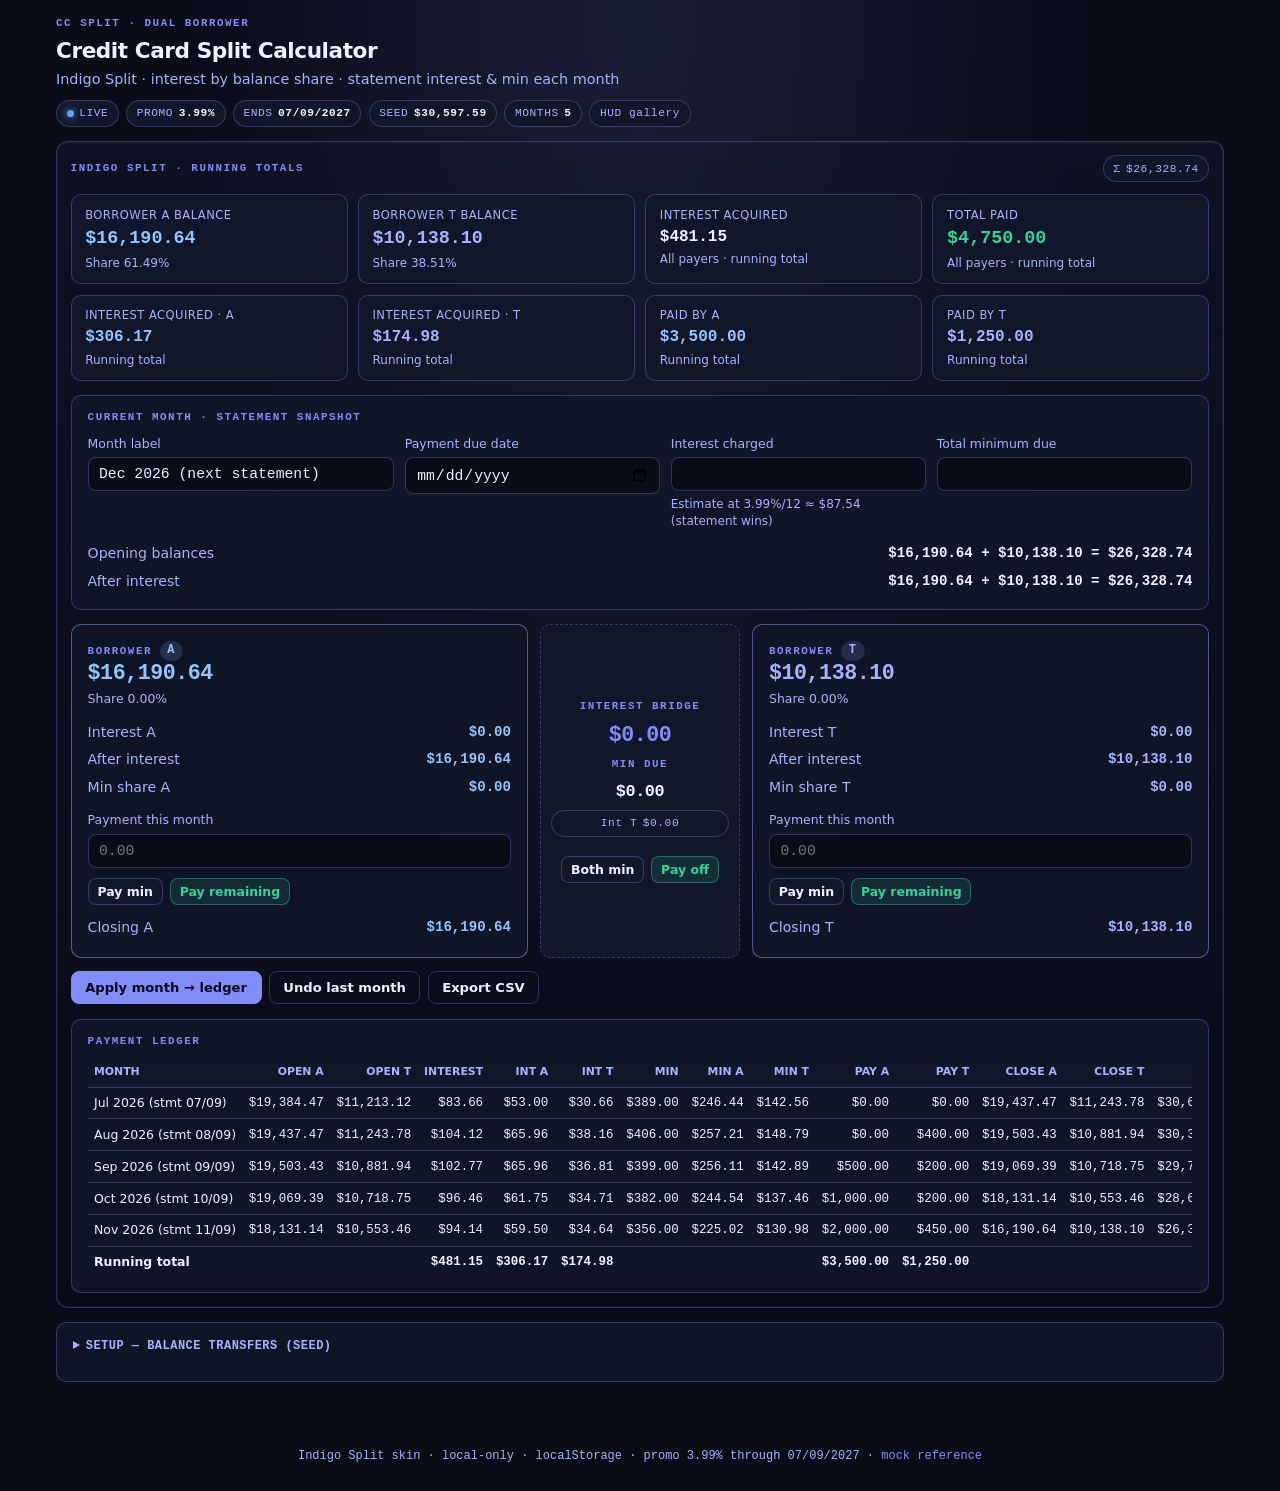
<file: docs/cc-tool/index.html>
<!DOCTYPE html>
<html lang="en">
<head>
  <meta charset="UTF-8" />
  <meta name="viewport" content="width=device-width, initial-scale=1" />
  <title>CC Split Calculator — Indigo Split</title>
  <style>
    :root {
      --accent: #818cf8;
      --accent2: #a5b4fc;
      --accent-dim: #4f46a5;
      --bg: #0a0c18;
      --surface: rgba(18, 22, 42, 0.88);
      --surface2: #12162a;
      --border: rgba(129, 140, 248, 0.3);
      --glow: rgba(129, 140, 248, 0.14);
      --text: #eef2ff;
      --muted: #a5b4fc;
      --a: #93c5fd;
      --t: #a5b4fc;
      --status: #60a5fa;
      --good: #34d399;
      --warn: #fbbf24;
      --bad: #fb7185;
      --radius: 12px;
      --font: "Segoe UI", system-ui, -apple-system, sans-serif;
      --mono: "Cascadia Code", Consolas, ui-monospace, monospace;
    }

    * { box-sizing: border-box; }
    body {
      margin: 0;
      font-family: var(--font);
      color: var(--text);
      line-height: 1.45;
      min-height: 100vh;
      background:
        radial-gradient(ellipse at 50% 0%, var(--glow), transparent 50%),
        var(--bg);
    }
    a { color: var(--accent); text-decoration: none; }
    a:hover { text-decoration: underline; }

    .shell { max-width: 1200px; margin: 0 auto; padding: 1rem 1rem 2.5rem; }

    .top-meta {
      display: flex;
      flex-wrap: wrap;
      gap: 0.65rem;
      align-items: center;
      justify-content: space-between;
      margin-bottom: 0.85rem;
    }
    .top-meta h1 {
      margin: 0.2rem 0 0.15rem;
      font-size: 1.35rem;
      letter-spacing: -0.02em;
      font-weight: 650;
    }
    .top-meta .sub {
      margin: 0;
      color: var(--muted);
      font-size: 0.9rem;
    }
    .chip-row {
      display: flex;
      flex-wrap: wrap;
      gap: 0.45rem;
      align-items: center;
    }
    .chip {
      display: inline-flex;
      align-items: center;
      gap: 0.35rem;
      font-family: var(--mono);
      font-size: 0.7rem;
      letter-spacing: 0.05em;
      padding: 0.28rem 0.6rem;
      border: 1px solid var(--border);
      border-radius: 999px;
      color: var(--muted);
      background: var(--surface2);
    }
    .chip strong { color: var(--text); font-weight: 600; }
    .status-dot {
      width: 7px; height: 7px; border-radius: 50%;
      background: var(--status);
      box-shadow: 0 0 8px var(--status);
      display: inline-block;
    }

    .hud-label {
      font-family: var(--mono);
      font-size: 0.68rem;
      letter-spacing: 0.14em;
      text-transform: uppercase;
      color: var(--accent);
      font-weight: 600;
    }

    .frame {
      border: 1px solid var(--border);
      box-shadow: inset 0 0 0 1px rgba(129, 140, 248, 0.08);
      border-radius: 12px;
      padding: 0.85rem;
      background: linear-gradient(180deg, rgba(18, 22, 42, 0.5), transparent);
    }

    .summary-bar {
      display: flex;
      flex-wrap: wrap;
      gap: 0.75rem;
      justify-content: space-between;
      align-items: center;
      margin-bottom: 0.75rem;
    }
    .summary-metrics {
      display: grid;
      grid-template-columns: repeat(4, minmax(120px, 1fr));
      gap: 0.65rem;
      width: 100%;
      margin-top: 0.35rem;
    }
    @media (max-width: 800px) {
      .summary-metrics { grid-template-columns: 1fr 1fr; }
    }
    .stat {
      background: var(--surface2);
      border: 1px solid var(--border);
      border-radius: 10px;
      padding: 0.7rem 0.85rem;
    }
    .stat .label {
      font-size: 0.72rem;
      color: var(--muted);
      text-transform: uppercase;
      letter-spacing: 0.04em;
    }
    .stat .value {
      font-family: var(--mono);
      font-size: 1.15rem;
      font-weight: 650;
      margin-top: 0.15rem;
    }
    .stat .sub {
      font-size: 0.75rem;
      color: var(--muted);
      margin-top: 0.15rem;
    }
    .stat.a .value { color: var(--a); }
    .stat.t .value { color: var(--t); }
    .stat.good .value { color: var(--good); }

    .stmt-row {
      display: grid;
      grid-template-columns: 1.2fr 1fr 1fr 1fr;
      gap: 0.65rem;
      margin-bottom: 0.85rem;
    }
    @media (max-width: 900px) {
      .stmt-row { grid-template-columns: 1fr 1fr; }
    }

    .split {
      display: grid;
      grid-template-columns: 1fr 200px 1fr;
      gap: 0.75rem;
      margin: 0.5rem 0 0.85rem;
    }
    @media (max-width: 900px) {
      .split { grid-template-columns: 1fr; }
      .bridge { flex-direction: row; flex-wrap: wrap; }
    }

    .borrower-col {
      padding: 1rem;
      border-radius: 10px;
      border: 1px solid var(--border);
      background: var(--surface);
      min-height: 280px;
    }
    .borrower-col.a-side {
      border-color: color-mix(in srgb, var(--a) 45%, transparent);
    }
    .borrower-col.t-side {
      border-color: color-mix(in srgb, var(--t) 45%, transparent);
    }
    .metric {
      font-family: var(--mono);
      font-size: 1.35rem;
      font-weight: 650;
      letter-spacing: -0.02em;
      line-height: 1.15;
    }
    .metric.a { color: var(--a); }
    .metric.t { color: var(--t); }
    .metric.accent { color: var(--accent); }

    .bridge {
      display: flex;
      flex-direction: column;
      align-items: stretch;
      justify-content: center;
      gap: 0.55rem;
      text-align: center;
      padding: 0.75rem 0.65rem;
      border-radius: 10px;
      border: 1px dashed var(--border);
      background: var(--surface2);
    }
    .bridge .field { margin-bottom: 0.35rem; text-align: left; }

    .panel {
      background: var(--surface);
      border: 1px solid var(--border);
      border-radius: 10px;
      padding: 0.9rem 1rem;
      margin-bottom: 0.85rem;
    }

    .kv {
      display: flex;
      justify-content: space-between;
      gap: 0.5rem;
      font-size: 0.88rem;
      padding: 0.22rem 0;
    }
    .kv .k { color: var(--muted); }
    .kv .v {
      font-family: var(--mono);
      font-weight: 600;
    }
    .kv .v.a, .tag-a { color: var(--a); }
    .kv .v.t, .tag-t { color: var(--t); }

    label {
      display: block;
      font-size: 0.78rem;
      color: var(--muted);
      margin-bottom: 0.28rem;
    }
    input[type="number"],
    input[type="text"],
    input[type="date"],
    select {
      width: 100%;
      padding: 0.5rem 0.65rem;
      border-radius: 8px;
      border: 1px solid var(--border);
      background: var(--bg);
      color: var(--text);
      font-family: var(--mono);
      font-size: 0.92rem;
    }
    input:focus, select:focus {
      outline: 2px solid var(--accent-dim);
      border-color: var(--accent);
    }
    input:disabled, select:disabled {
      opacity: 0.6;
      cursor: not-allowed;
    }

    .field { margin-bottom: 0.7rem; }
    .field-row {
      display: grid;
      grid-template-columns: 1fr 1fr;
      gap: 0.65rem;
    }
    @media (max-width: 500px) {
      .field-row { grid-template-columns: 1fr; }
    }

    .bt-table {
      width: 100%;
      border-collapse: collapse;
      font-size: 0.88rem;
      margin-bottom: 0.75rem;
    }
    .bt-table th, .bt-table td {
      text-align: left;
      padding: 0.4rem 0.35rem;
      border-bottom: 1px solid var(--border);
    }
    .bt-table th {
      color: var(--muted);
      font-weight: 600;
      font-size: 0.72rem;
      text-transform: uppercase;
    }
    .bt-table td:last-child, .bt-table th:last-child { text-align: right; }
    .bt-table input {
      max-width: 130px;
      margin-left: auto;
      display: block;
      text-align: right;
    }
    .bt-table select {
      max-width: 90px;
      margin-left: auto;
      display: block;
    }

    .tag {
      display: inline-block;
      padding: 0.1rem 0.45rem;
      border-radius: 999px;
      font-size: 0.75rem;
      font-weight: 650;
    }
    .tag.a { background: rgba(147, 197, 253, 0.15); color: var(--a); }
    .tag.t { background: rgba(165, 180, 252, 0.15); color: var(--t); }

    .btn-row {
      display: flex;
      flex-wrap: wrap;
      gap: 0.45rem;
      margin-top: 0.65rem;
    }
    button {
      border: 1px solid var(--border);
      background: var(--surface2);
      color: var(--text);
      border-radius: 8px;
      padding: 0.5rem 0.85rem;
      font-size: 0.82rem;
      font-weight: 600;
      cursor: pointer;
      font-family: var(--font);
    }
    button:hover { border-color: var(--accent); background: #1a2040; }
    button:active { transform: translateY(1px); }
    button.primary {
      background: var(--accent);
      border-color: var(--accent);
      color: #0a0c18;
    }
    button.primary:hover { background: var(--accent2); }
    button.good {
      background: rgba(52, 211, 153, 0.12);
      border-color: rgba(52, 211, 153, 0.4);
      color: var(--good);
    }
    button.danger {
      background: rgba(251, 113, 133, 0.1);
      border-color: rgba(251, 113, 133, 0.35);
      color: var(--bad);
    }
    button.ghost { background: transparent; }
    button.small { padding: 0.3rem 0.55rem; font-size: 0.78rem; }

    .warn-box {
      margin-top: 0.75rem;
      padding: 0.65rem 0.8rem;
      border-radius: 8px;
      font-size: 0.85rem;
      display: none;
    }
    .warn-box.show { display: block; }
    .warn-box.warn {
      background: rgba(251, 191, 36, 0.1);
      border: 1px solid rgba(251, 191, 36, 0.35);
      color: var(--warn);
    }
    .warn-box.bad {
      background: rgba(251, 113, 133, 0.1);
      border: 1px solid rgba(251, 113, 133, 0.35);
      color: #ff9ab0;
    }
    .warn-box.info {
      background: rgba(129, 140, 248, 0.1);
      border: 1px solid var(--border);
      color: var(--accent2);
    }

    .estimate {
      font-size: 0.75rem;
      color: var(--muted);
      margin-top: 0.3rem;
    }

    .ledger-wrap { overflow-x: auto; }
    table.ledger {
      width: 100%;
      border-collapse: collapse;
      font-size: 0.78rem;
      min-width: 980px;
    }
    table.ledger th, table.ledger td {
      padding: 0.4rem 0.4rem;
      border-bottom: 1px solid var(--border);
      text-align: right;
      white-space: nowrap;
      font-family: var(--mono);
    }
    table.ledger th {
      color: var(--muted);
      font-family: var(--font);
      font-weight: 600;
      font-size: 0.68rem;
      text-transform: uppercase;
      position: sticky;
      top: 0;
      background: var(--surface2);
    }
    table.ledger th:first-child,
    table.ledger td:first-child {
      text-align: left;
      font-family: var(--font);
    }
    table.ledger tr:hover td { background: rgba(129, 140, 248, 0.06); }
    table.ledger tfoot td {
      font-weight: 700;
      color: var(--text);
      border-bottom: none;
      border-top: 1px solid var(--accent);
    }
    table.ledger tfoot tr:hover td { background: transparent; }
    table.ledger .empty {
      text-align: center;
      color: var(--muted);
      font-family: var(--font);
      padding: 1.5rem;
    }

    details.setup summary {
      cursor: pointer;
      color: var(--muted);
      font-weight: 600;
      font-size: 0.9rem;
      margin-bottom: 0.75rem;
      font-family: var(--mono);
      letter-spacing: 0.04em;
      text-transform: uppercase;
      font-size: 0.75rem;
    }
    details.setup[open] summary { margin-bottom: 0.85rem; }

    footer {
      text-align: center;
      color: var(--muted);
      font-size: 0.75rem;
      padding: 0.75rem 1rem 1.5rem;
      font-family: var(--mono);
    }
  </style>
</head>
<body data-skin="indigo-split">
  <div class="shell">
    <div class="top-meta">
      <div>
        <div class="hud-label">CC Split · dual borrower</div>
        <h1>Credit Card Split Calculator</h1>
        <p class="sub">Indigo Split · interest by balance share · statement interest &amp; min each month</p>
      </div>
      <div class="chip-row">
        <span class="chip"><span class="status-dot"></span> LIVE</span>
        <span class="chip">PROMO <strong>3.99%</strong></span>
        <span class="chip">ENDS <strong>07/09/2027</strong></span>
        <span class="chip">SEED <strong id="hdr-seed-total">$30,597.59</strong></span>
        <span class="chip">MONTHS <strong id="hdr-months">0</strong></span>
        <a class="chip" href="mockups/index.html">HUD gallery</a>
      </div>
    </div>

    <div class="frame">
      <!-- Running summary -->
      <section class="summary-bar" aria-label="Running summary">
        <div class="hud-label" style="margin:0">Indigo split · running totals</div>
        <div class="chip">Σ <span class="mono" id="sum-total">$0.00</span></div>
      </section>
      <div class="summary-metrics">
        <div class="stat a">
          <div class="label">Borrower A balance</div>
          <div class="value" id="sum-bal-a">$0.00</div>
          <div class="sub" id="sum-share-a">—</div>
        </div>
        <div class="stat t">
          <div class="label">Borrower T balance</div>
          <div class="value" id="sum-bal-t">$0.00</div>
          <div class="sub" id="sum-share-t">—</div>
        </div>
        <div class="stat">
          <div class="label">Interest acquired</div>
          <div class="value" id="sum-interest-all" style="font-size:1rem">$0.00</div>
          <div class="sub">All payers · running total</div>
        </div>
        <div class="stat good">
          <div class="label">Total paid</div>
          <div class="value" id="sum-paid">$0.00</div>
          <div class="sub">All payers · running total</div>
        </div>
        <div class="stat a">
          <div class="label">Interest acquired · <span id="sum-int-a-name">A</span></div>
          <div class="value" id="sum-int-a" style="font-size:1rem">$0.00</div>
          <div class="sub">Running total</div>
        </div>
        <div class="stat t">
          <div class="label">Interest acquired · <span id="sum-int-t-name">T</span></div>
          <div class="value" id="sum-int-t" style="font-size:1rem">$0.00</div>
          <div class="sub">Running total</div>
        </div>
        <div class="stat a">
          <div class="label">Paid by <span id="sum-paid-a-name">A</span></div>
          <div class="value" id="sum-paid-a" style="font-size:1rem">$0.00</div>
          <div class="sub">Running total</div>
        </div>
        <div class="stat t">
          <div class="label">Paid by <span id="sum-paid-t-name">T</span></div>
          <div class="value" id="sum-paid-t" style="font-size:1rem">$0.00</div>
          <div class="sub">Running total</div>
        </div>
      </div>

      <!-- Statement inputs -->
      <section class="panel" style="margin-top:0.85rem" aria-label="Statement snapshot">
        <div class="hud-label">Current month · statement snapshot</div>
        <div class="stmt-row" style="margin-top:0.55rem;margin-bottom:0">
          <div class="field" style="margin:0">
            <label for="month-label">Month label</label>
            <input type="text" id="month-label" placeholder="e.g. Jul 2026 / stmt 07/09" />
          </div>
          <div class="field" style="margin:0">
            <label for="due-date">Payment due date</label>
            <input type="date" id="due-date" />
          </div>
          <div class="field" style="margin:0">
            <label for="interest-total">Interest charged</label>
            <input type="number" id="interest-total" min="0" step="0.01" />
            <div class="estimate" id="interest-estimate"></div>
          </div>
          <div class="field" style="margin:0">
            <label for="min-total">Total minimum due</label>
            <input type="number" id="min-total" min="0" step="0.01" />
          </div>
        </div>
        <div class="kv" style="margin-top:0.55rem">
          <span class="k">Opening balances</span>
          <span class="v" id="open-total">—</span>
        </div>
        <div class="kv">
          <span class="k">After interest</span>
          <span class="v" id="after-int-total">—</span>
        </div>
      </section>

      <!-- Dual borrower split -->
      <div class="split">
        <div class="borrower-col a-side">
          <div class="hud-label">Borrower <span class="tag a" id="tag-a">A</span></div>
          <div class="metric a" id="open-a">$0.00</div>
          <div class="muted mono" style="font-size:0.78rem;margin:0.25rem 0 0.65rem;color:var(--muted)">
            Share <span id="share-a">—</span>
          </div>
          <div class="kv"><span class="k">Interest A</span><span class="v a" id="int-a">$0.00</span></div>
          <div class="kv"><span class="k">After interest</span><span class="v a" id="after-a">$0.00</span></div>
          <div class="kv"><span class="k">Min share A</span><span class="v a" id="min-a">$0.00</span></div>
          <div class="field" style="margin-top:0.65rem;margin-bottom:0.4rem">
            <label for="pay-a">Payment this month</label>
            <input type="number" id="pay-a" min="0" step="0.01" />
          </div>
          <div class="btn-row">
            <button type="button" class="small" data-pay-min="a">Pay min</button>
            <button type="button" class="small good" data-pay-full="a">Pay remaining</button>
          </div>
          <div class="kv" style="margin-top:0.55rem">
            <span class="k">Closing A</span><span class="v a" id="close-a">$0.00</span>
          </div>
        </div>

        <div class="bridge" aria-label="Interest bridge">
          <div class="hud-label">Interest bridge</div>
          <div class="metric accent" id="bridge-interest">$0.00</div>
          <div class="hud-label">Min due</div>
          <div class="metric" style="font-size:1.05rem" id="bridge-min">$0.00</div>
          <div class="chip" style="justify-content:center">Int T <span id="bridge-int-t">$0.00</span></div>
          <div class="btn-row" style="justify-content:center">
            <button type="button" id="btn-pay-both-min" class="small">Both min</button>
            <button type="button" id="btn-pay-both-full" class="small good">Pay off</button>
          </div>
        </div>

        <div class="borrower-col t-side">
          <div class="hud-label">Borrower <span class="tag t" id="tag-t">T</span></div>
          <div class="metric t" id="open-t">$0.00</div>
          <div class="muted mono" style="font-size:0.78rem;margin:0.25rem 0 0.65rem;color:var(--muted)">
            Share <span id="share-t">—</span>
          </div>
          <div class="kv"><span class="k">Interest T</span><span class="v t" id="int-t">$0.00</span></div>
          <div class="kv"><span class="k">After interest</span><span class="v t" id="after-t">$0.00</span></div>
          <div class="kv"><span class="k">Min share T</span><span class="v t" id="min-t">$0.00</span></div>
          <div class="field" style="margin-top:0.65rem;margin-bottom:0.4rem">
            <label for="pay-t">Payment this month</label>
            <input type="number" id="pay-t" min="0" step="0.01" />
          </div>
          <div class="btn-row">
            <button type="button" class="small" data-pay-min="t">Pay min</button>
            <button type="button" class="small good" data-pay-full="t">Pay remaining</button>
          </div>
          <div class="kv" style="margin-top:0.55rem">
            <span class="k">Closing T</span><span class="v t" id="close-t">$0.00</span>
          </div>
        </div>
      </div>

      <div class="btn-row">
        <button type="button" id="btn-apply-month" class="primary">Apply month → ledger</button>
        <button type="button" id="btn-undo" class="ghost">Undo last month</button>
        <button type="button" id="btn-export" class="ghost">Export CSV</button>
      </div>
      <div class="warn-box" id="month-warn"></div>

      <!-- Ledger -->
      <section class="panel" style="margin-top:0.9rem;margin-bottom:0" aria-label="Payment ledger">
        <div class="hud-label">Payment ledger</div>
        <div class="ledger-wrap" style="margin-top:0.5rem">
          <table class="ledger">
            <thead>
              <tr>
                <th>Month</th>
                <th>Open A</th>
                <th>Open T</th>
                <th>Interest</th>
                <th>Int A</th>
                <th>Int T</th>
                <th>Min</th>
                <th>Min A</th>
                <th>Min T</th>
                <th>Pay A</th>
                <th>Pay T</th>
                <th>Close A</th>
                <th>Close T</th>
                <th>Total</th>
              </tr>
            </thead>
            <tbody id="ledger-body">
              <tr><td colspan="14" class="empty">No months applied yet. Enter the statement snapshot and click Apply month.</td></tr>
            </tbody>
            <tfoot id="ledger-foot" hidden>
              <tr>
                <td>Running total</td>
                <td></td>
                <td></td>
                <td id="foot-interest">$0.00</td>
                <td id="foot-int-a">$0.00</td>
                <td id="foot-int-t">$0.00</td>
                <td></td>
                <td></td>
                <td></td>
                <td id="foot-pay-a">$0.00</td>
                <td id="foot-pay-t">$0.00</td>
                <td></td>
                <td></td>
                <td></td>
              </tr>
            </tfoot>
          </table>
        </div>
      </section>
    </div>

    <!-- Setup -->
    <section class="panel" style="margin-top:0.9rem">
      <details class="setup" id="setup-details" open>
        <summary>Setup — balance transfers (seed)</summary>
        <table class="bt-table" id="bt-table">
          <thead>
            <tr>
              <th>Transfer</th>
              <th>Borrower</th>
              <th>Amount</th>
            </tr>
          </thead>
          <tbody id="bt-body"></tbody>
          <tfoot>
            <tr>
              <td colspan="2"><strong>Seed totals</strong></td>
              <td id="bt-totals">—</td>
            </tr>
          </tfoot>
        </table>
        <div class="field-row">
          <div class="field">
            <label for="label-a">Borrower A label</label>
            <input type="text" id="label-a" value="A" maxlength="24" />
          </div>
          <div class="field">
            <label for="label-t">Borrower T label</label>
            <input type="text" id="label-t" value="T" maxlength="24" />
          </div>
        </div>
        <div class="btn-row">
          <button type="button" id="btn-apply-seed" class="primary">Apply seed balances</button>
          <button type="button" id="btn-reset-all" class="danger">Reset everything</button>
        </div>
        <div class="warn-box info show" style="margin-top:0.75rem">
          Jul–Nov 2026 are already in the ledger.
          Aug: T paid <strong>$400.00</strong> (A $0).
          Sep: T paid <strong>$200.00</strong>, A paid <strong>$500.00</strong>.
          Oct: T paid <strong>$200.00</strong>, A paid <strong>$1,000.00</strong>.
          Nov: T paid <strong>$450.00</strong>, A paid <strong>$2,000.00</strong>.
          The July $402.41 payment cleared the balance from before the transfers and is not in the split.
          Reset reloads this history. December stays blank until that statement arrives.
          Interest acquired and amounts paid above are running totals.
        </div>
      </details>
    </section>
  </div>

  <footer>
    Indigo Split skin · local-only · localStorage · promo 3.99% through 07/09/2027 ·
    <a href="mockups/05-indigo-split.html">mock reference</a>
  </footer>

  <script>
    (function () {
      "use strict";

      const STORAGE_KEY = "cc-split-calculator-v3";
      const PROMO_APR = 0.0399;

      const DEFAULT_BTS = [
        { id: "wf", name: "Wells Fargo", amount: 3833.12, borrower: "T" },
        { id: "disc", name: "Discover", amount: 7380.0, borrower: "T" },
        { id: "chase", name: "Chase Card S", amount: 19384.47, borrower: "A" },
      ];

      // Posted on the statement for that cycle. CHK 9116 is T. Bill payer is A.
      const STATEMENT_MONTHS = [
        {
          label: "Jul 2026 (stmt 07/09)",
          dueDate: "2026-08-06",
          interest: 83.66,
          minPayment: 389.0,
          payA: 0,
          payT: 0,
        },
        {
          label: "Aug 2026 (stmt 08/09)",
          dueDate: "2026-09-06",
          interest: 104.12,
          minPayment: 406.0,
          payA: 0,
          payT: 400,
        },
        {
          label: "Sep 2026 (stmt 09/09)",
          dueDate: "2026-10-06",
          interest: 102.77,
          minPayment: 399.0,
          payA: 500,
          payT: 200,
        },
        {
          label: "Oct 2026 (stmt 10/09)",
          dueDate: "2026-11-06",
          interest: 96.46,
          minPayment: 382.0,
          payA: 1000,
          payT: 200,
        },
        {
          label: "Nov 2026 (stmt 11/09)",
          dueDate: "2026-12-06",
          interest: 94.14,
          minPayment: 356.0,
          payA: 2000,
          payT: 450,
        },
      ];

      const NEXT_DRAFT = {
        label: "Dec 2026 (next statement)",
        dueDate: "",
        interest: null,
        minPayment: null,
        payA: null,
        payT: null,
      };

      let state;

      function round2(n) {
        return Math.round((Number(n) + Number.EPSILON) * 100) / 100;
      }

      function money(n) {
        const v = round2(n);
        return v.toLocaleString("en-US", {
          style: "currency",
          currency: "USD",
          minimumFractionDigits: 2,
        });
      }

      function parseMoney(el) {
        const v = parseFloat(el.value);
        return Number.isFinite(v) ? v : 0;
      }

      function splitProportional(total, weightA, weightT) {
        const t = round2(total);
        const wA = Math.max(0, weightA);
        const wT = Math.max(0, weightT);
        const sum = wA + wT;
        if (sum <= 0 || t === 0) {
          return { a: 0, t: 0, shareA: 0, shareT: 0 };
        }
        const shareA = wA / sum;
        const shareT = wT / sum;
        let partA = round2(t * shareA);
        let partT = round2(t - partA);
        if (round2(partA + partT) !== t) {
          partT = round2(t - partA);
        }
        return { a: partA, t: partT, shareA, shareT };
      }

      function seedBalancesFromBts(bts) {
        let a = 0;
        let t = 0;
        for (const row of bts) {
          const amt = round2(row.amount);
          if (row.borrower === "A") a = round2(a + amt);
          else t = round2(t + amt);
        }
        return { openA: a, openT: t };
      }

      function currentOpen() {
        if (state.history.length === 0) {
          return { a: state.openA, t: state.openT };
        }
        const last = state.history[state.history.length - 1];
        return { a: last.closeA, t: last.closeT };
      }

      function computeMonth(openA, openT, interestTotal, minTotal, payA, payT) {
        const intSplit = splitProportional(interestTotal, openA, openT);
        const afterA = round2(openA + intSplit.a);
        const afterT = round2(openT + intSplit.t);
        const minSplit = splitProportional(minTotal, afterA, afterT);
        const pA = round2(Math.max(0, payA));
        const pT = round2(Math.max(0, payT));
        const closeA = round2(Math.max(0, afterA - pA));
        const closeT = round2(Math.max(0, afterT - pT));
        return {
          openA: round2(openA),
          openT: round2(openT),
          interest: round2(interestTotal),
          intA: intSplit.a,
          intT: intSplit.t,
          shareA: intSplit.shareA,
          shareT: intSplit.shareT,
          afterA,
          afterT,
          minTotal: round2(minTotal),
          minA: minSplit.a,
          minT: minSplit.t,
          payA: pA,
          payT: pT,
          closeA,
          closeT,
          closeTotal: round2(closeA + closeT),
        };
      }

      function buildHistory(openA, openT) {
        const history = [];
        let a = openA;
        let t = openT;
        for (const row of STATEMENT_MONTHS) {
          const m = computeMonth(a, t, row.interest, row.minPayment, row.payA, row.payT);
          history.push({
            label: row.label,
            dueDate: row.dueDate,
            ...m,
          });
          a = m.closeA;
          t = m.closeT;
        }
        return history;
      }

      function defaultState() {
        const bts = DEFAULT_BTS.map((r) => ({ ...r }));
        const { openA, openT } = seedBalancesFromBts(bts);
        return {
          labels: { A: "A", T: "T" },
          bts,
          openA,
          openT,
          seedApplied: true,
          history: buildHistory(openA, openT),
          draft: { ...NEXT_DRAFT },
        };
      }

      function save() {
        try {
          localStorage.setItem(STORAGE_KEY, JSON.stringify(state));
        } catch (_) { /* ignore quota */ }
      }

      function load() {
        try {
          const raw = localStorage.getItem(STORAGE_KEY);
          if (!raw) return defaultState();
          const parsed = JSON.parse(raw);
          if (!parsed || !Array.isArray(parsed.history)) return defaultState();
          return {
            ...defaultState(),
            ...parsed,
            bts: Array.isArray(parsed.bts) ? parsed.bts : DEFAULT_BTS.map((r) => ({ ...r })),
            labels: parsed.labels || { A: "A", T: "T" },
            draft: { ...defaultState().draft, ...(parsed.draft || {}) },
          };
        } catch (_) {
          return defaultState();
        }
      }

      const $ = (id) => document.getElementById(id);

      function renderBtTable() {
        const body = $("bt-body");
        body.innerHTML = "";
        const locked = state.history.length > 0;
        for (const row of state.bts) {
          const tr = document.createElement("tr");
          tr.innerHTML = `
            <td>${escapeHtml(row.name)}</td>
            <td></td>
            <td></td>
          `;
          const sel = document.createElement("select");
          sel.disabled = locked;
          sel.innerHTML = `<option value="A">${escapeHtml(state.labels.A)}</option><option value="T">${escapeHtml(state.labels.T)}</option>`;
          sel.value = row.borrower;
          sel.addEventListener("change", () => {
            row.borrower = sel.value;
            if (!locked) applySeed(false);
            else save();
            renderAll();
          });
          tr.children[1].appendChild(sel);

          const inp = document.createElement("input");
          inp.type = "number";
          inp.min = "0";
          inp.step = "0.01";
          inp.value = row.amount.toFixed(2);
          inp.disabled = locked;
          inp.addEventListener("change", () => {
            row.amount = round2(parseFloat(inp.value) || 0);
            if (!locked) applySeed(false);
            else save();
            renderAll();
          });
          tr.children[2].appendChild(inp);
          body.appendChild(tr);
        }

        const { openA, openT } = seedBalancesFromBts(state.bts);
        $("bt-totals").textContent =
          `A ${money(openA)} · T ${money(openT)} · Σ ${money(openA + openT)}`;
        $("hdr-seed-total").textContent = money(openA + openT);
      }

      function escapeHtml(s) {
        return String(s)
          .replace(/&/g, "&amp;")
          .replace(/</g, "&lt;")
          .replace(/>/g, "&gt;")
          .replace(/"/g, "&quot;");
      }

      function applySeed(showFlash) {
        const { openA, openT } = seedBalancesFromBts(state.bts);
        state.openA = openA;
        state.openT = openT;
        state.seedApplied = true;
        if (state.history.length === 0) {
          const first = STATEMENT_MONTHS[0];
          state.draft = {
            label: first.label,
            dueDate: first.dueDate,
            interest: first.interest,
            minPayment: first.minPayment,
            payA: first.payA,
            payT: first.payT,
          };
        }
        save();
        if (showFlash) {
          setWarn("info", "Seed balances applied. Enter statement interest & min, then payments.");
        }
      }

      function readDraftFromForm() {
        state.draft.label = $("month-label").value.trim() || `Month ${state.history.length + 1}`;
        state.draft.dueDate = $("due-date").value || "";
        state.draft.interest = parseMoney($("interest-total"));
        state.draft.minPayment = parseMoney($("min-total"));
        state.draft.payA = $("pay-a").value === "" ? null : parseMoney($("pay-a"));
        state.draft.payT = $("pay-t").value === "" ? null : parseMoney($("pay-t"));
        state.labels.A = $("label-a").value.trim() || "A";
        state.labels.T = $("label-t").value.trim() || "T";
      }

      function writeDraftToForm() {
        $("month-label").value = state.draft.label || "";
        $("due-date").value = state.draft.dueDate || "";
        $("interest-total").value =
          state.draft.interest != null ? Number(state.draft.interest).toFixed(2) : "";
        $("min-total").value =
          state.draft.minPayment != null ? Number(state.draft.minPayment).toFixed(2) : "";
        $("label-a").value = state.labels.A;
        $("label-t").value = state.labels.T;
      }

      function livePreview() {
        const open = currentOpen();
        const interest = parseMoney($("interest-total"));
        const minTotal = parseMoney($("min-total"));
        let payA = $("pay-a").value === "" ? null : parseMoney($("pay-a"));
        let payT = $("pay-t").value === "" ? null : parseMoney($("pay-t"));

        const partial = computeMonth(open.a, open.t, interest, minTotal, 0, 0);

        if (payA === null) payA = partial.minA;
        if (payT === null) payT = partial.minT;

        if ($("pay-a").value === "" && document.activeElement !== $("pay-a")) {
          $("pay-a").placeholder = partial.minA.toFixed(2);
        }
        if ($("pay-t").value === "" && document.activeElement !== $("pay-t")) {
          $("pay-t").placeholder = partial.minT.toFixed(2);
        }

        const m = computeMonth(open.a, open.t, interest, minTotal, payA, payT);

        $("tag-a").textContent = state.labels.A;
        $("tag-t").textContent = state.labels.T;

        $("open-a").textContent = money(m.openA);
        $("open-t").textContent = money(m.openT);
        $("open-total").textContent =
          `${money(m.openA)} + ${money(m.openT)} = ${money(m.openA + m.openT)}`;

        $("share-a").textContent = (m.shareA * 100).toFixed(2) + "%";
        $("share-t").textContent = (m.shareT * 100).toFixed(2) + "%";
        $("int-a").textContent = money(m.intA);
        $("int-t").textContent = money(m.intT);
        $("after-a").textContent = money(m.afterA);
        $("after-t").textContent = money(m.afterT);
        $("after-int-total").textContent =
          `${money(m.afterA)} + ${money(m.afterT)} = ${money(m.afterA + m.afterT)}`;
        $("min-a").textContent = money(m.minA);
        $("min-t").textContent = money(m.minT);
        $("close-a").textContent = money(m.closeA);
        $("close-t").textContent = money(m.closeT);

        $("bridge-interest").textContent = money(m.interest);
        $("bridge-min").textContent = money(m.minTotal);
        $("bridge-int-t").textContent = money(m.intT);

        const est = round2((open.a + open.t) * (PROMO_APR / 12));
        $("interest-estimate").textContent =
          `Estimate at 3.99%/12 ≈ ${money(est)} (statement wins)`;

        const actualPayA = $("pay-a").value === "" ? partial.minA : parseMoney($("pay-a"));
        const actualPayT = $("pay-t").value === "" ? partial.minT : parseMoney($("pay-t"));
        const totalPay = round2(actualPayA + actualPayT);
        const msgs = [];
        let level = "info";

        if (m.openA + m.openT <= 0) {
          msgs.push("Both balances are zero — card is paid off.");
          level = "info";
        } else {
          if (totalPay + 0.001 < m.minTotal) {
            msgs.push(
              `Combined payment ${money(totalPay)} is below card minimum ${money(m.minTotal)}.`
            );
            level = "warn";
          }
          if (actualPayA + 0.001 < m.minA) {
            msgs.push(
              `${state.labels.A} is under their min share (${money(actualPayA)} < ${money(m.minA)}).`
            );
            level = "warn";
          }
          if (actualPayT + 0.001 < m.minT) {
            msgs.push(
              `${state.labels.T} is under their min share (${money(actualPayT)} < ${money(m.minT)}).`
            );
            level = "warn";
          }
          if (actualPayA > m.afterA + 0.001) {
            msgs.push(`${state.labels.A} payment exceeds balance after interest; excess ignored on close.`);
            level = "info";
          }
          if (actualPayT > m.afterT + 0.001) {
            msgs.push(`${state.labels.T} payment exceeds balance after interest; excess ignored on close.`);
            level = "info";
          }
        }

        if (msgs.length) setWarn(level, msgs.join(" "));
        else clearWarn();

        return m;
      }

      function setWarn(level, text) {
        const el = $("month-warn");
        el.className = "warn-box show " + level;
        el.textContent = text;
      }

      function clearWarn() {
        const el = $("month-warn");
        el.className = "warn-box";
        el.textContent = "";
      }

      function runningTotals() {
        let paidA = 0;
        let paidT = 0;
        let intAll = 0;
        let intA = 0;
        let intT = 0;
        for (const row of state.history) {
          paidA = round2(paidA + row.payA);
          paidT = round2(paidT + row.payT);
          intAll = round2(intAll + row.interest);
          intA = round2(intA + row.intA);
          intT = round2(intT + row.intT);
        }
        return { paidA, paidT, intAll, intA, intT };
      }

      function renderSummary() {
        const open = currentOpen();
        const total = round2(open.a + open.t);
        const shareA = total > 0 ? open.a / total : 0;
        const shareT = total > 0 ? open.t / total : 0;
        const totals = runningTotals();

        $("sum-int-a-name").textContent = state.labels.A;
        $("sum-int-t-name").textContent = state.labels.T;
        $("sum-paid-a-name").textContent = state.labels.A;
        $("sum-paid-t-name").textContent = state.labels.T;
        $("sum-bal-a").textContent = money(open.a);
        $("sum-bal-t").textContent = money(open.t);
        $("sum-share-a").textContent = `Share ${(shareA * 100).toFixed(2)}%`;
        $("sum-share-t").textContent = `Share ${(shareT * 100).toFixed(2)}%`;
        $("sum-total").textContent = money(total);
        $("sum-interest-all").textContent = money(totals.intAll);
        $("sum-int-a").textContent = money(totals.intA);
        $("sum-int-t").textContent = money(totals.intT);
        $("sum-paid").textContent = money(totals.paidA + totals.paidT);
        $("sum-paid-a").textContent = money(totals.paidA);
        $("sum-paid-t").textContent = money(totals.paidT);
        $("hdr-months").textContent = String(state.history.length);
      }

      function renderLedger() {
        const body = $("ledger-body");
        const foot = $("ledger-foot");
        const totals = runningTotals();
        if (state.history.length === 0) {
          body.innerHTML =
            '<tr><td colspan="14" class="empty">No months applied yet. Enter the statement snapshot and click Apply month.</td></tr>';
          foot.hidden = true;
          return;
        }
        foot.hidden = false;
        $("foot-interest").textContent = money(totals.intAll);
        $("foot-int-a").textContent = money(totals.intA);
        $("foot-int-t").textContent = money(totals.intT);
        $("foot-pay-a").textContent = money(totals.paidA);
        $("foot-pay-t").textContent = money(totals.paidT);
        body.innerHTML = "";
        for (const row of state.history) {
          const tr = document.createElement("tr");
          tr.innerHTML = [
            escapeHtml(row.label),
            money(row.openA),
            money(row.openT),
            money(row.interest),
            money(row.intA),
            money(row.intT),
            money(row.minTotal),
            money(row.minA),
            money(row.minT),
            money(row.payA),
            money(row.payT),
            money(row.closeA),
            money(row.closeT),
            money(row.closeTotal),
          ]
            .map((c) => `<td>${c}</td>`)
            .join("");
          body.appendChild(tr);
        }
      }

      function renderAll() {
        $("label-a").disabled = state.history.length > 0;
        $("label-t").disabled = state.history.length > 0;
        if (state.history.length > 0) {
          $("setup-details").open = false;
        }
        renderBtTable();
        writeDraftToForm();
        if (state.draft.payA != null) $("pay-a").value = Number(state.draft.payA).toFixed(2);
        else $("pay-a").value = "";
        if (state.draft.payT != null) $("pay-t").value = Number(state.draft.payT).toFixed(2);
        else $("pay-t").value = "";
        renderSummary();
        renderLedger();
        livePreview();
      }

      function applyMonth() {
        readDraftFromForm();
        const open = currentOpen();
        const interest = state.draft.interest;
        const minTotal = state.draft.minPayment;

        const base = computeMonth(open.a, open.t, interest, minTotal, 0, 0);
        const payA =
          state.draft.payA == null ? base.minA : round2(Math.max(0, state.draft.payA));
        const payT =
          state.draft.payT == null ? base.minT : round2(Math.max(0, state.draft.payT));

        const m = computeMonth(open.a, open.t, interest, minTotal, payA, payT);
        const entry = {
          label: state.draft.label,
          dueDate: state.draft.dueDate,
          ...m,
        };
        state.history.push(entry);

        const n = state.history.length + 1;
        state.draft = {
          label: `Month ${n}`,
          dueDate: "",
          interest: null,
          minPayment: null,
          payA: null,
          payT: null,
        };

        save();
        renderAll();
        $("interest-total").value = "";
        $("min-total").value = "";
        $("pay-a").value = "";
        $("pay-t").value = "";
        $("month-label").value = state.draft.label;
        $("due-date").value = "";
        setWarn(
          "info",
          `Applied “${entry.label}”. Closing total ${money(entry.closeTotal)}. Enter next statement’s interest & minimum when you have the snapshot.`
        );
        livePreview();
      }

      function undoLast() {
        if (state.history.length === 0) {
          setWarn("warn", "Nothing to undo.");
          return;
        }
        const removed = state.history.pop();
        state.draft = {
          label: removed.label,
          dueDate: removed.dueDate || "",
          interest: removed.interest,
          minPayment: removed.minTotal,
          payA: removed.payA,
          payT: removed.payT,
        };
        save();
        renderAll();
        setWarn("info", `Undid “${removed.label}”. Values restored to the form.`);
      }

      function exportCsv() {
        if (state.history.length === 0) {
          setWarn("warn", "No ledger rows to export.");
          return;
        }
        const headers = [
          "Month", "DueDate", "OpenA", "OpenT", "Interest", "IntA", "IntT",
          "Min", "MinA", "MinT", "PayA", "PayT", "CloseA", "CloseT", "CloseTotal",
        ];
        const lines = [headers.join(",")];
        for (const r of state.history) {
          lines.push(
            [
              csvEscape(r.label),
              r.dueDate || "",
              r.openA, r.openT, r.interest, r.intA, r.intT,
              r.minTotal, r.minA, r.minT, r.payA, r.payT,
              r.closeA, r.closeT, r.closeTotal,
            ].join(",")
          );
        }
        const blob = new Blob([lines.join("\n")], { type: "text/csv;charset=utf-8" });
        const url = URL.createObjectURL(blob);
        const a = document.createElement("a");
        a.href = url;
        a.download = "cc-split-ledger.csv";
        a.click();
        URL.revokeObjectURL(url);
      }

      function csvEscape(s) {
        const t = String(s ?? "");
        if (/[",\n]/.test(t)) return `"${t.replace(/"/g, '""')}"`;
        return t;
      }

      function setPayMin(who) {
        const open = currentOpen();
        const interest = parseMoney($("interest-total"));
        const minTotal = parseMoney($("min-total"));
        const m = computeMonth(open.a, open.t, interest, minTotal, 0, 0);
        if (who === "a") $("pay-a").value = m.minA.toFixed(2);
        else $("pay-t").value = m.minT.toFixed(2);
        readDraftFromForm();
        save();
        livePreview();
      }

      function setPayFull(who) {
        const open = currentOpen();
        const interest = parseMoney($("interest-total"));
        const minTotal = parseMoney($("min-total"));
        const m = computeMonth(open.a, open.t, interest, minTotal, 0, 0);
        if (who === "a") $("pay-a").value = m.afterA.toFixed(2);
        else $("pay-t").value = m.afterT.toFixed(2);
        readDraftFromForm();
        save();
        livePreview();
      }

      function bind() {
        $("btn-apply-seed").addEventListener("click", () => {
          if (state.history.length > 0) {
            setWarn("warn", "Clear history first (Reset) to re-seed balances.");
            return;
          }
          applySeed(true);
          renderAll();
        });

        $("btn-reset-all").addEventListener("click", () => {
          if (!confirm("Reset the ledger to the Jul–Nov 2026 statements and restore the default balance transfers?")) return;
          state = defaultState();
          save();
          renderAll();
          setWarn("info", "Reset complete. Jul–Nov 2026 statement history reloaded.");
        });

        $("btn-apply-month").addEventListener("click", () => {
          readDraftFromForm();
          if (state.draft.interest == null || $("interest-total").value === "") {
            setWarn("bad", "Enter Interest charged from this month’s statement.");
            $("interest-total").focus();
            return;
          }
          if (state.draft.minPayment == null || $("min-total").value === "") {
            setWarn("bad", "Enter Total minimum payment due from this month’s statement.");
            $("min-total").focus();
            return;
          }
          applyMonth();
        });

        $("btn-undo").addEventListener("click", undoLast);
        $("btn-export").addEventListener("click", exportCsv);

        $("btn-pay-both-min").addEventListener("click", () => {
          setPayMin("a");
          setPayMin("t");
        });
        $("btn-pay-both-full").addEventListener("click", () => {
          setPayFull("a");
          setPayFull("t");
        });

        document.querySelectorAll("[data-pay-min]").forEach((btn) => {
          btn.addEventListener("click", () => setPayMin(btn.getAttribute("data-pay-min")));
        });
        document.querySelectorAll("[data-pay-full]").forEach((btn) => {
          btn.addEventListener("click", () => setPayFull(btn.getAttribute("data-pay-full")));
        });

        ["interest-total", "min-total", "pay-a", "pay-t", "month-label", "due-date"].forEach(
          (id) => {
            $(id).addEventListener("input", () => {
              readDraftFromForm();
              save();
              livePreview();
            });
          }
        );

        ["label-a", "label-t"].forEach((id) => {
          $(id).addEventListener("change", () => {
            readDraftFromForm();
            save();
            renderAll();
          });
        });
      }

      window.CCSplit = {
        computeMonth,
        splitProportional,
        seedBalancesFromBts,
        round2,
        getState: () => state,
      };

      state = load();
      bind();
      renderAll();
    })();
  </script>
</body>
</html>
</file>
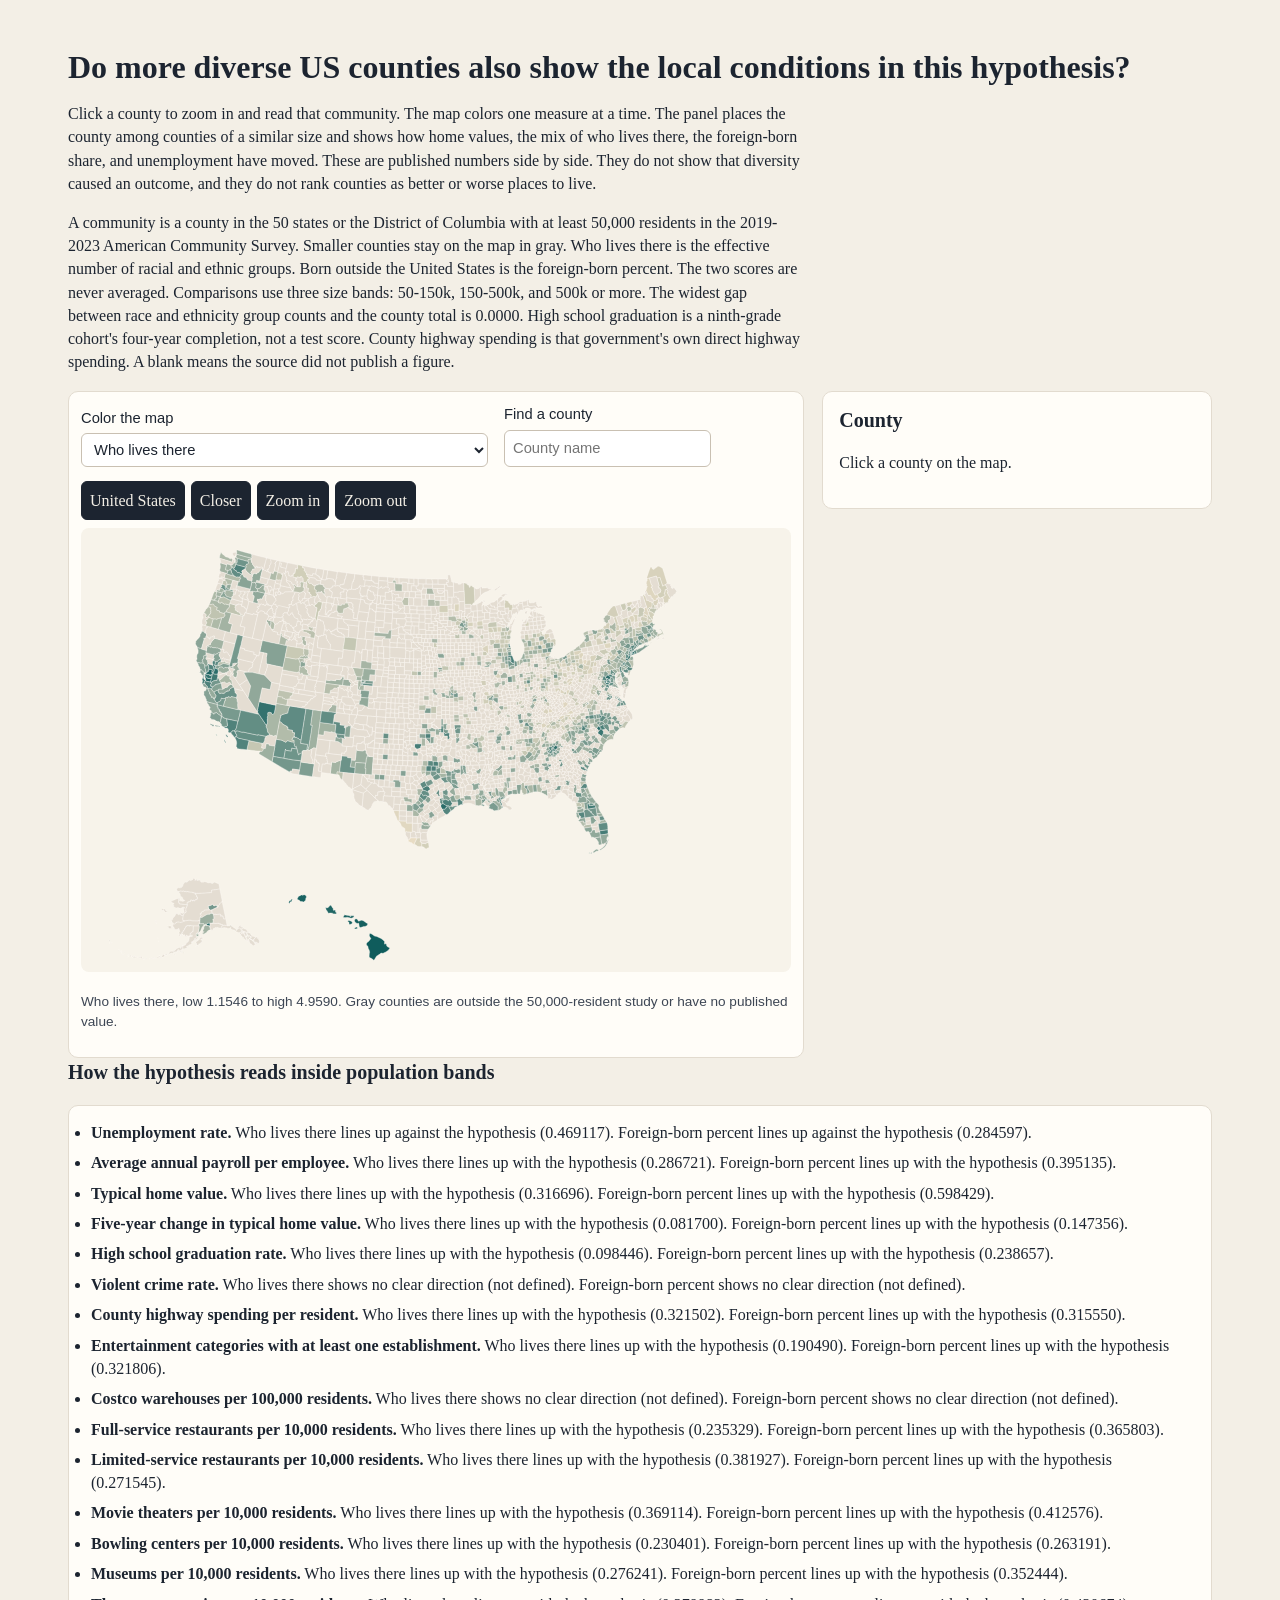
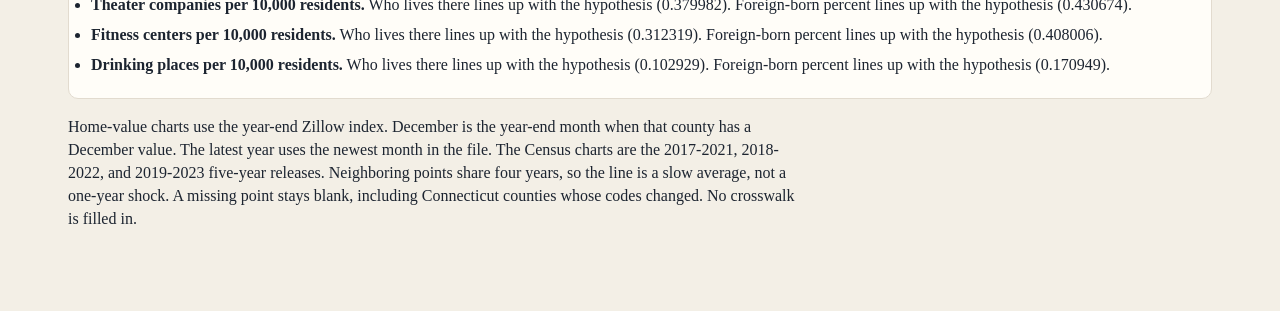
<file: docs/us-community-diversity/index.html>
<!DOCTYPE html>
<html lang="en">
<head>
  <meta charset="utf-8">
  <meta name="viewport" content="width=device-width, initial-scale=1">
  <title>US community diversity</title>
  <link rel="stylesheet" href="styles.css">
</head>
<body>
<main>
  <h1>Do more diverse US counties also show the local conditions in this hypothesis?</h1>
  <p class="lede">Click a county to zoom in and read that community. The map colors one measure at a time. The panel places the county among counties of a similar size and shows how home values, the mix of who lives there, the foreign-born share, and unemployment have moved. These are published numbers side by side. They do not show that diversity caused an outcome, and they do not rank counties as better or worse places to live.</p>
  <p class="method">A community is a county in the 50 states or the District of Columbia with at least 50,000 residents in the 2019-2023 American Community Survey. Smaller counties stay on the map in gray. Who lives there is the effective number of racial and ethnic groups. Born outside the United States is the foreign-born percent. The two scores are never averaged. Comparisons use three size bands: 50-150k, 150-500k, and 500k or more. The widest gap between race and ethnicity group counts and the county total is 0.0000. High school graduation is a ninth-grade cohort's four-year completion, not a test score. County highway spending is that government's own direct highway spending. A blank means the source did not publish a figure.</p>
  <div class="layout">
    <section class="stage">
      <div class="toolbar">
        <label>Color the map
          <select id="measure"></select>
        </label>
        <label>Find a county
          <input id="finder" type="search" placeholder="County name" list="county-names">
        </label>
        <datalist id="county-names"></datalist>
        <div class="zoom-buttons">
          <button type="button" id="zoom-us">United States</button>
          <button type="button" id="zoom-closer">Closer</button>
          <button type="button" id="zoom-in">Zoom in</button>
          <button type="button" id="zoom-out">Zoom out</button>
        </div>
      </div>
      <svg id="map" role="img" aria-label="Map of US counties"></svg>
      <p id="legend" class="legend"></p>
    </section>
    <aside id="panel">
      <h2>County</h2>
      <p id="panel-empty">Click a county on the map.</p>
      <div id="panel-body" hidden></div>
    </aside>
  </div>
  <h2>How the hypothesis reads inside population bands</h2>
  <ul class="findings"><li><strong>Unemployment rate.</strong> Who lives there lines up against the hypothesis (0.469117). Foreign-born percent lines up against the hypothesis (0.284597).</li><li><strong>Average annual payroll per employee.</strong> Who lives there lines up with the hypothesis (0.286721). Foreign-born percent lines up with the hypothesis (0.395135).</li><li><strong>Typical home value.</strong> Who lives there lines up with the hypothesis (0.316696). Foreign-born percent lines up with the hypothesis (0.598429).</li><li><strong>Five-year change in typical home value.</strong> Who lives there lines up with the hypothesis (0.081700). Foreign-born percent lines up with the hypothesis (0.147356).</li><li><strong>High school graduation rate.</strong> Who lives there lines up with the hypothesis (0.098446). Foreign-born percent lines up with the hypothesis (0.238657).</li><li><strong>Violent crime rate.</strong> Who lives there shows no clear direction (not defined). Foreign-born percent shows no clear direction (not defined).</li><li><strong>County highway spending per resident.</strong> Who lives there lines up with the hypothesis (0.321502). Foreign-born percent lines up with the hypothesis (0.315550).</li><li><strong>Entertainment categories with at least one establishment.</strong> Who lives there lines up with the hypothesis (0.190490). Foreign-born percent lines up with the hypothesis (0.321806).</li><li><strong>Costco warehouses per 100,000 residents.</strong> Who lives there shows no clear direction (not defined). Foreign-born percent shows no clear direction (not defined).</li><li><strong>Full-service restaurants per 10,000 residents.</strong> Who lives there lines up with the hypothesis (0.235329). Foreign-born percent lines up with the hypothesis (0.365803).</li><li><strong>Limited-service restaurants per 10,000 residents.</strong> Who lives there lines up with the hypothesis (0.381927). Foreign-born percent lines up with the hypothesis (0.271545).</li><li><strong>Movie theaters per 10,000 residents.</strong> Who lives there lines up with the hypothesis (0.369114). Foreign-born percent lines up with the hypothesis (0.412576).</li><li><strong>Bowling centers per 10,000 residents.</strong> Who lives there lines up with the hypothesis (0.230401). Foreign-born percent lines up with the hypothesis (0.263191).</li><li><strong>Museums per 10,000 residents.</strong> Who lives there lines up with the hypothesis (0.276241). Foreign-born percent lines up with the hypothesis (0.352444).</li><li><strong>Theater companies per 10,000 residents.</strong> Who lives there lines up with the hypothesis (0.379982). Foreign-born percent lines up with the hypothesis (0.430674).</li><li><strong>Fitness centers per 10,000 residents.</strong> Who lives there lines up with the hypothesis (0.312319). Foreign-born percent lines up with the hypothesis (0.408006).</li><li><strong>Drinking places per 10,000 residents.</strong> Who lives there lines up with the hypothesis (0.102929). Foreign-born percent lines up with the hypothesis (0.170949).</li></ul>
  <p class="method">Home-value charts use the year-end Zillow index. December is the year-end month when that county has a December value. The latest year uses the newest month in the file. The Census charts are the 2017-2021, 2018-2022, and 2019-2023 five-year releases. Neighboring points share four years, so the line is a slow average, not a one-year shock. A missing point stays blank, including Connecticut counties whose codes changed. No crosswalk is filled in.</p>
</main>
<script src="data.js"></script>
<script src="app.js"></script>
</body>
</html>
</file>
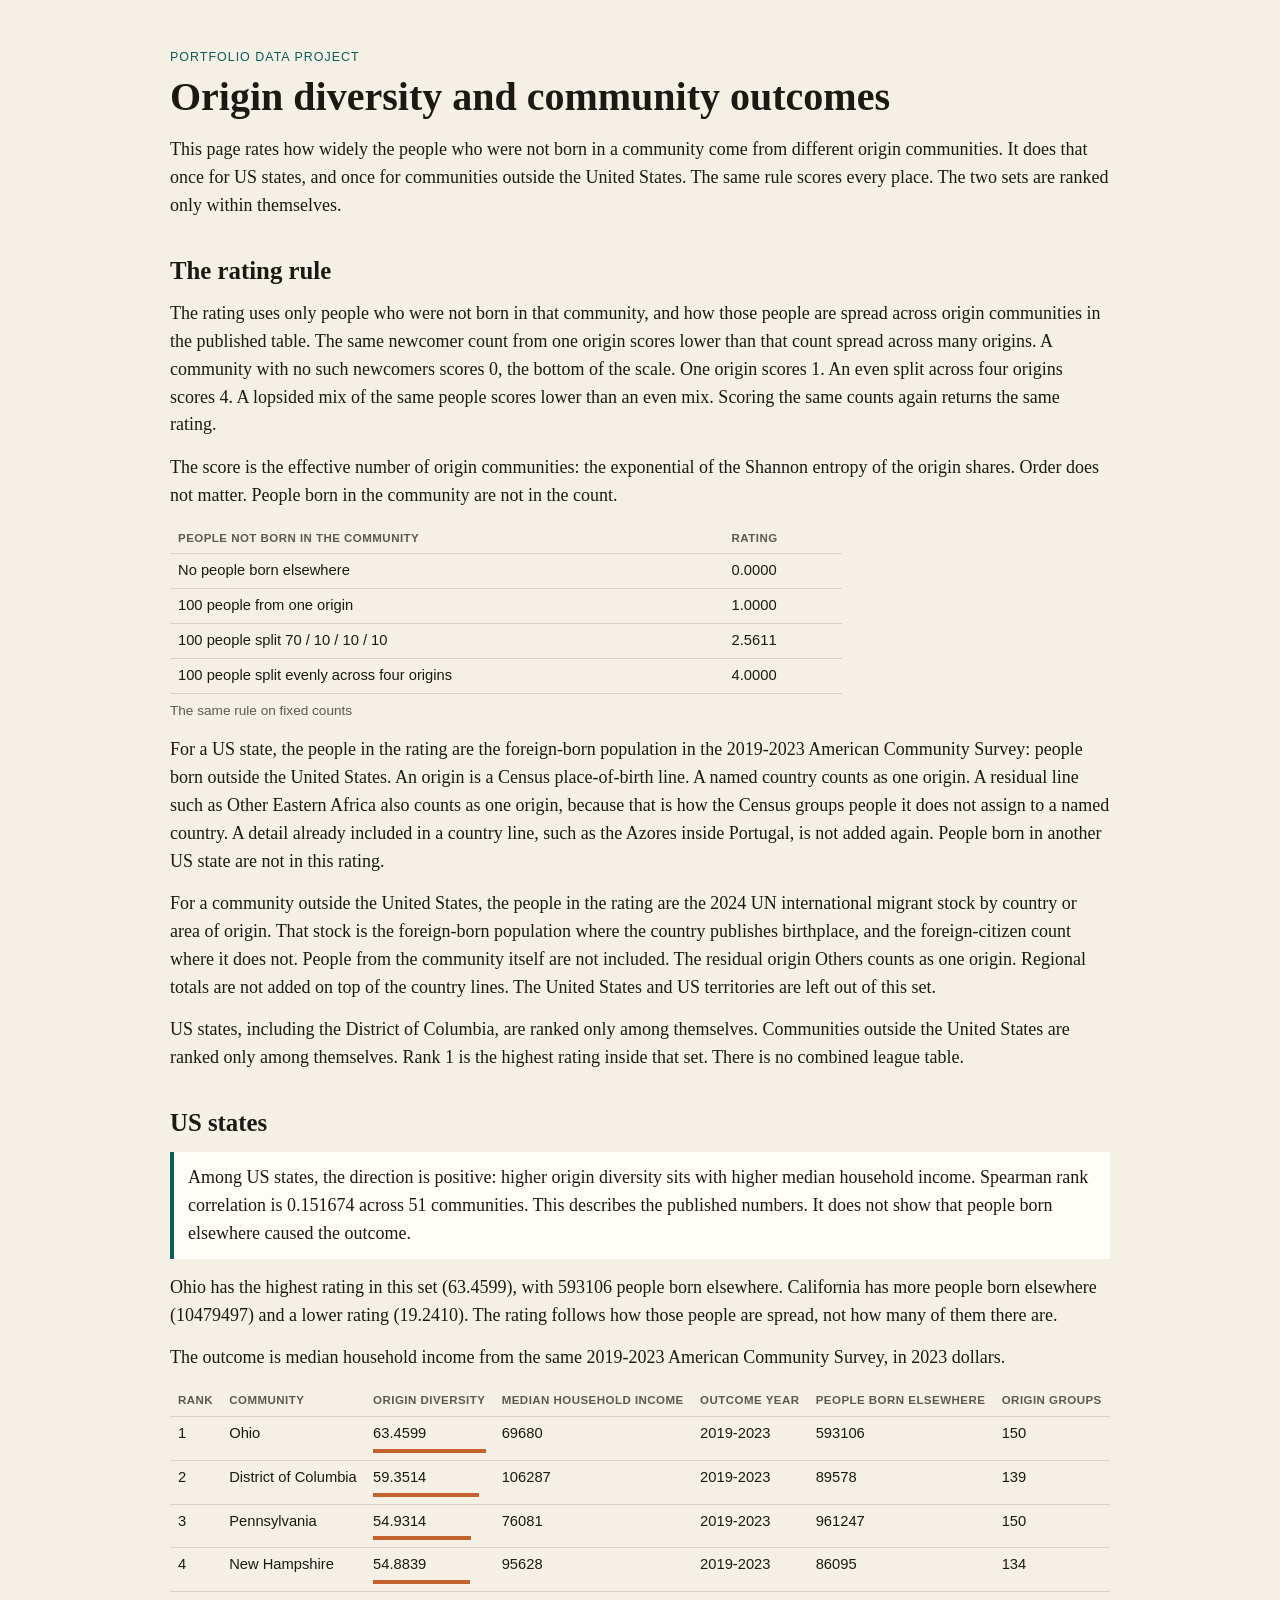
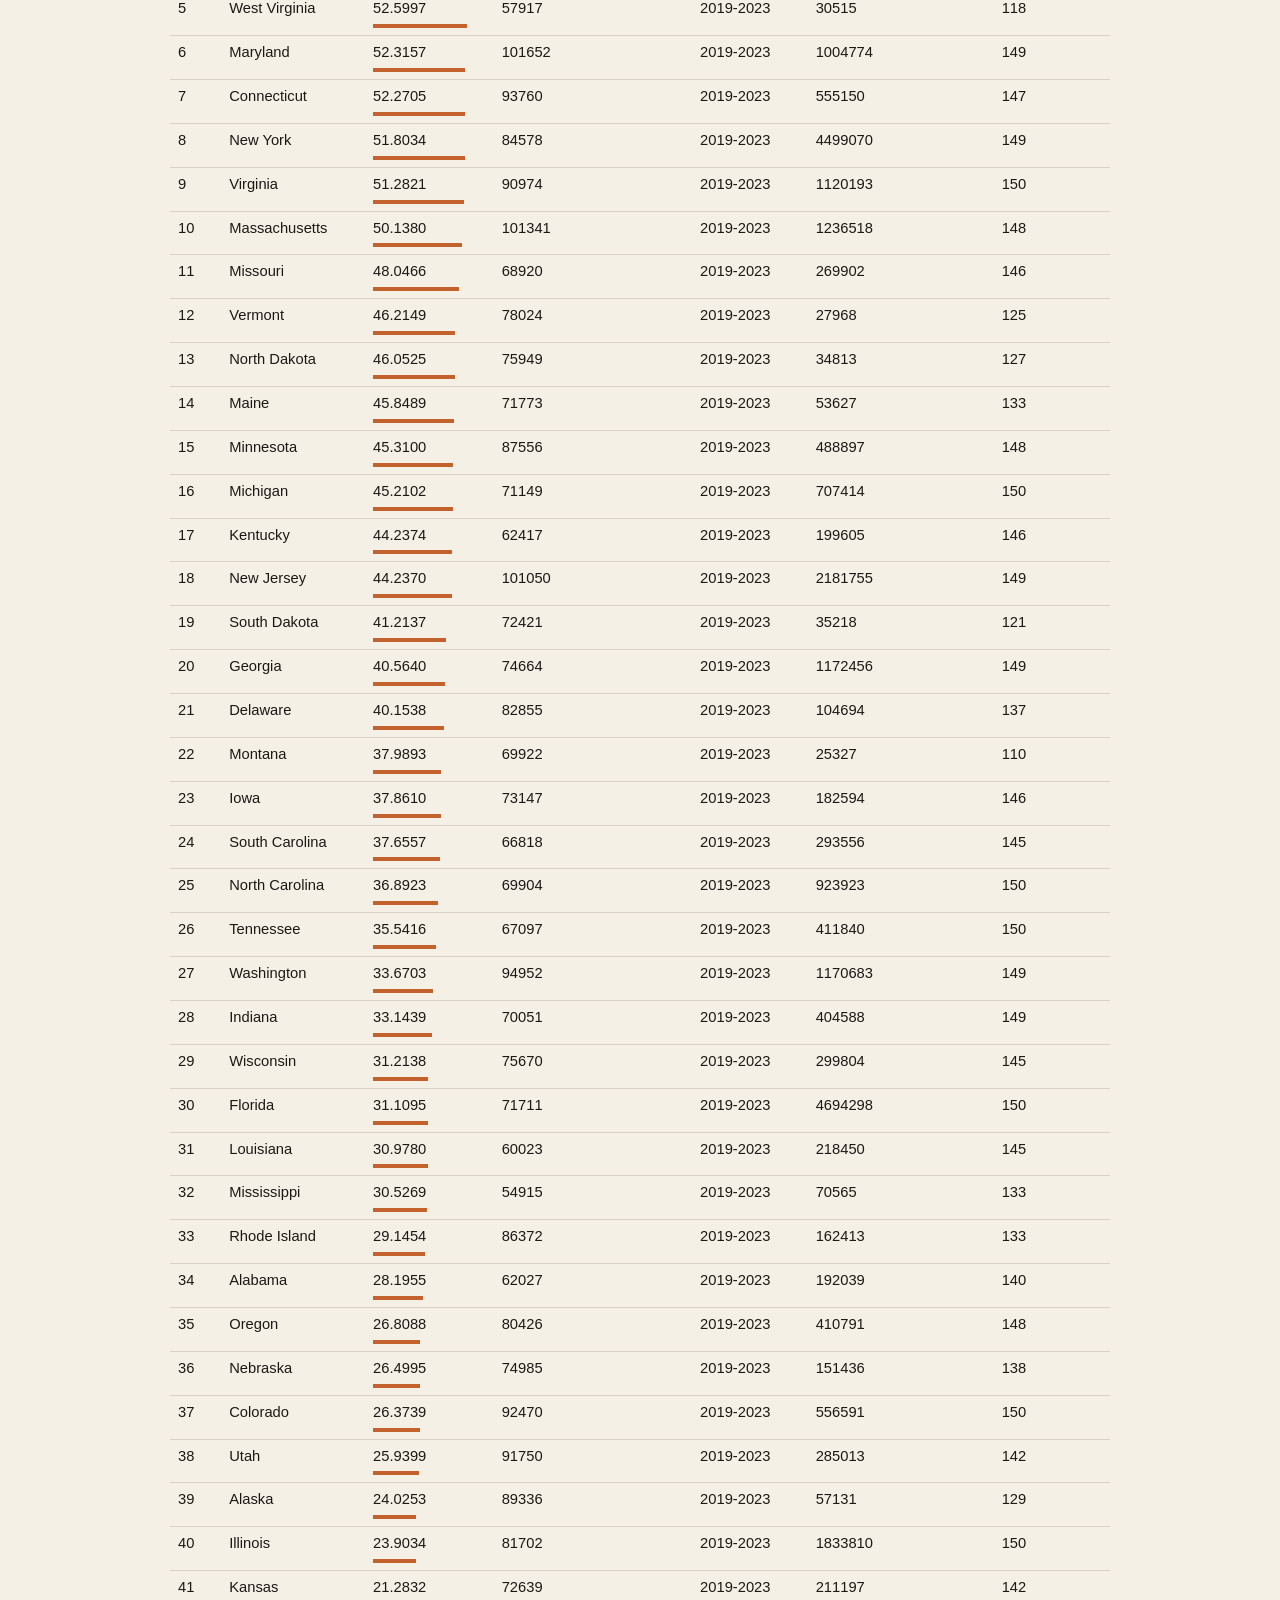
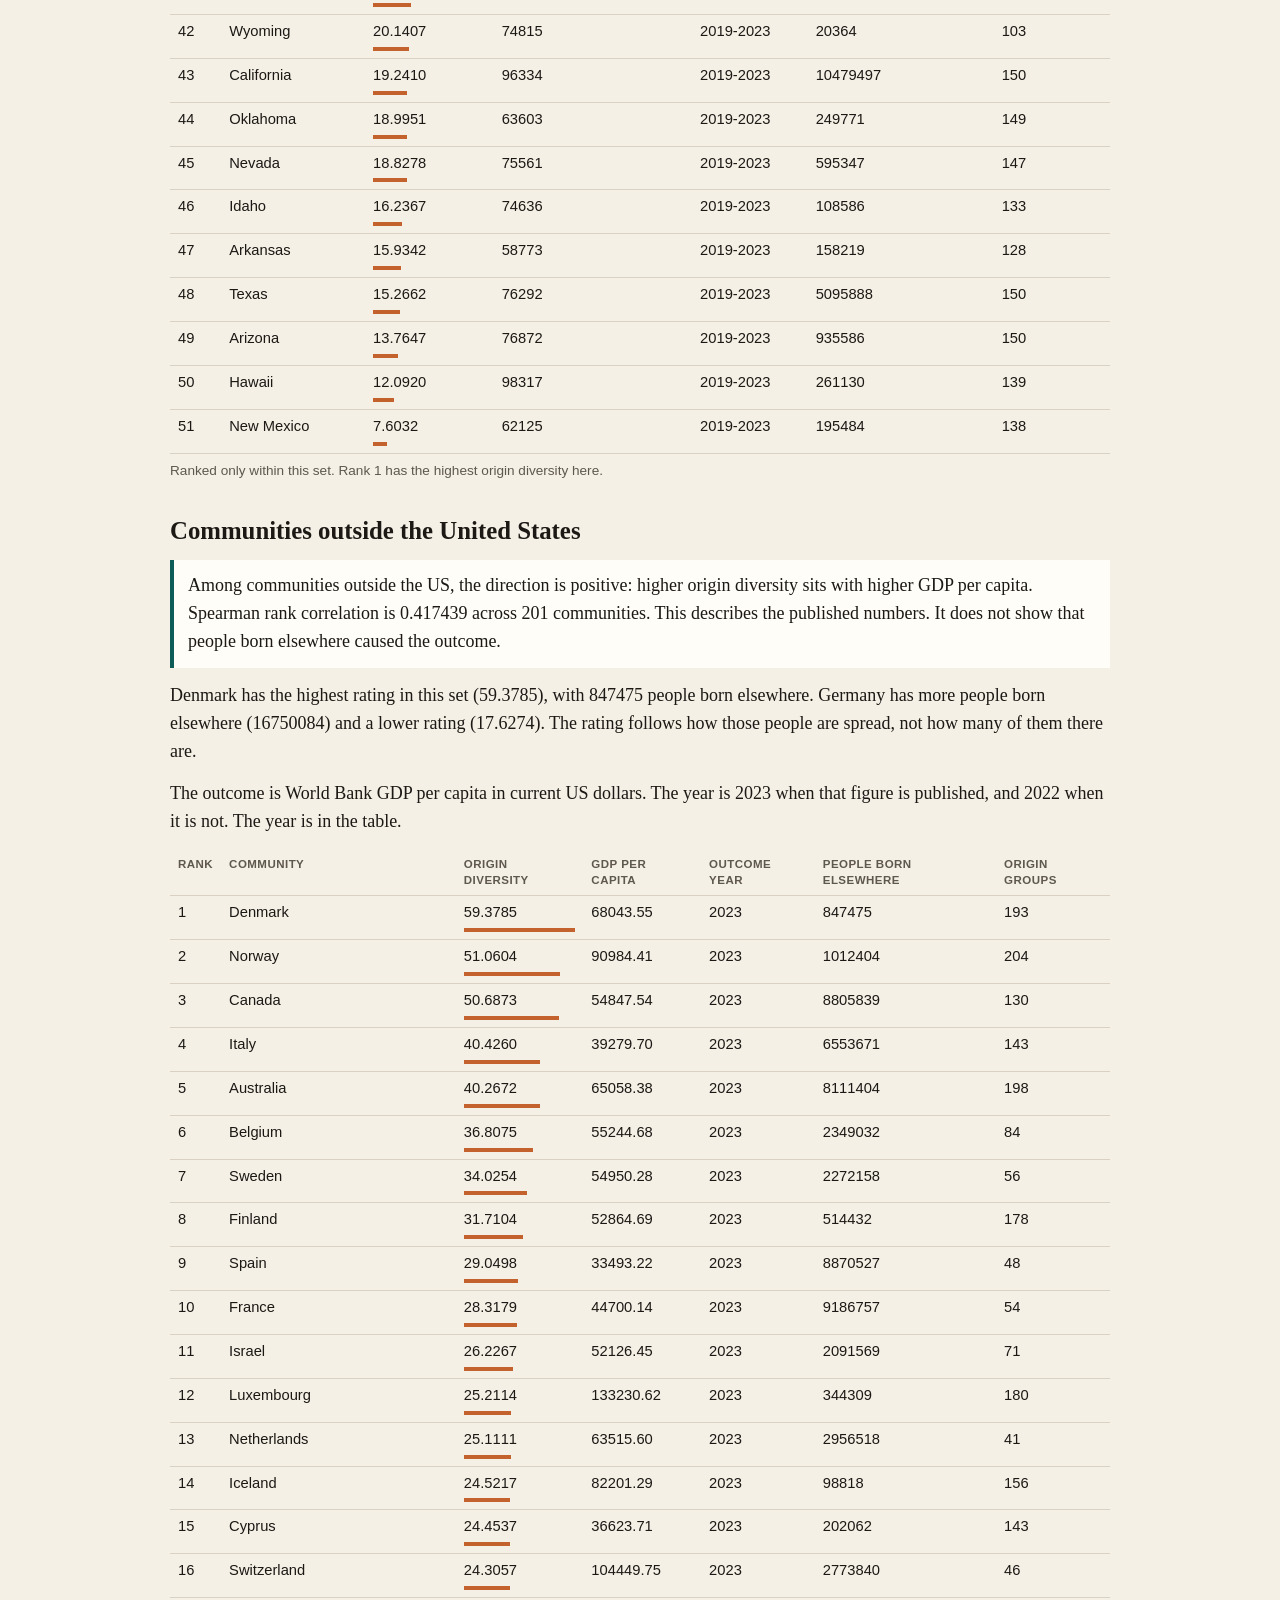
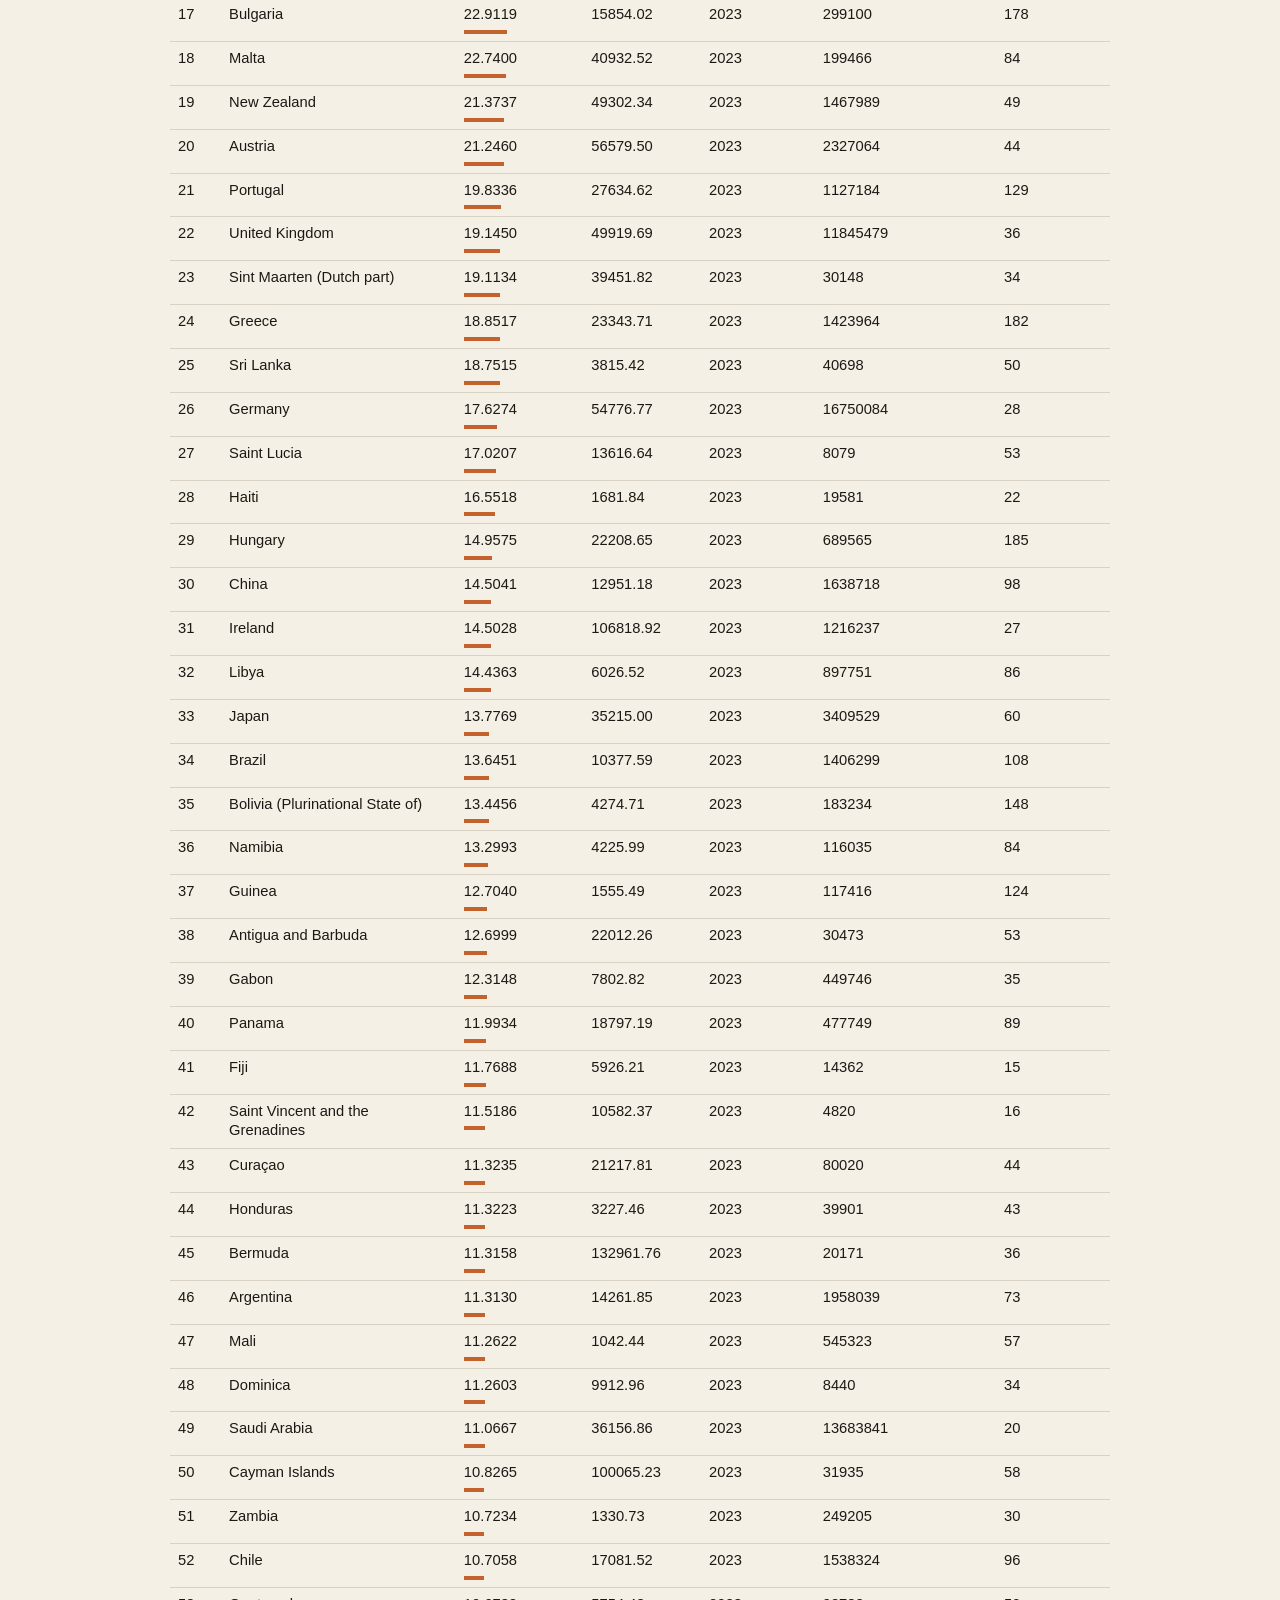
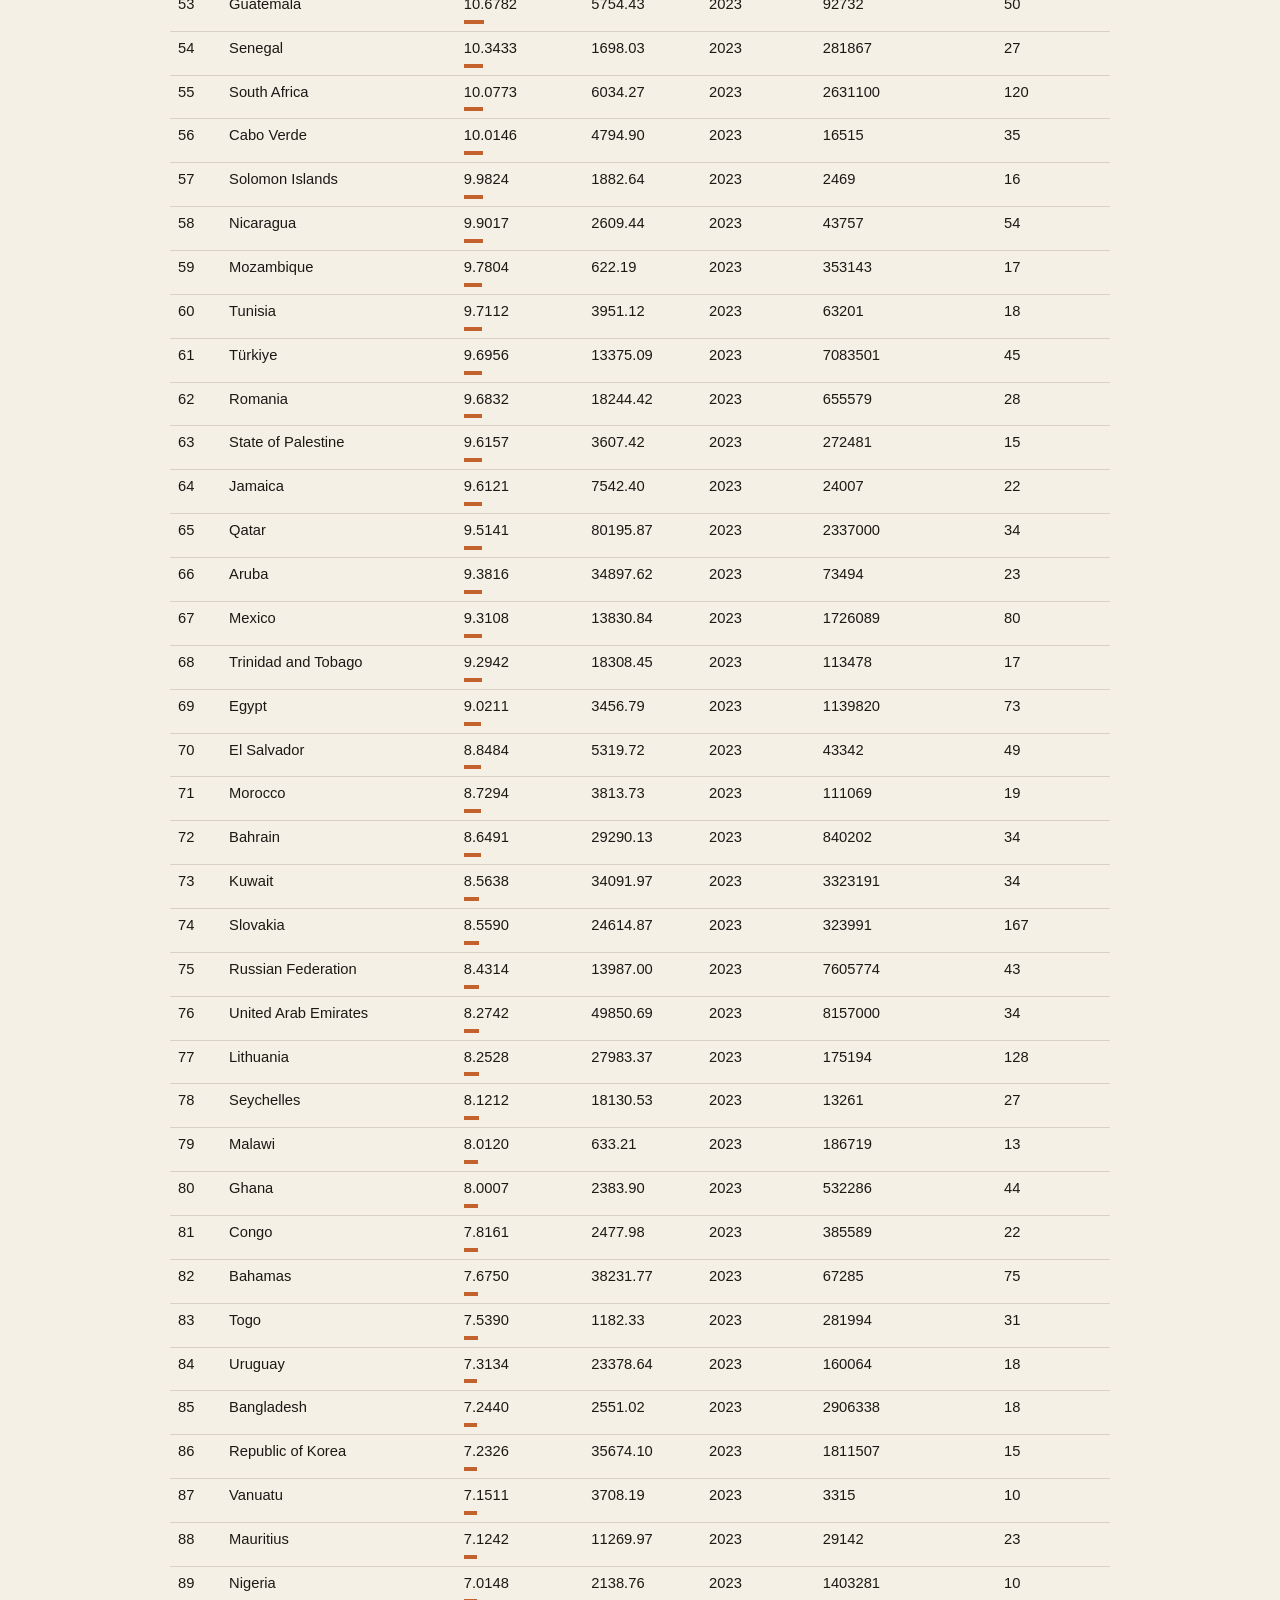
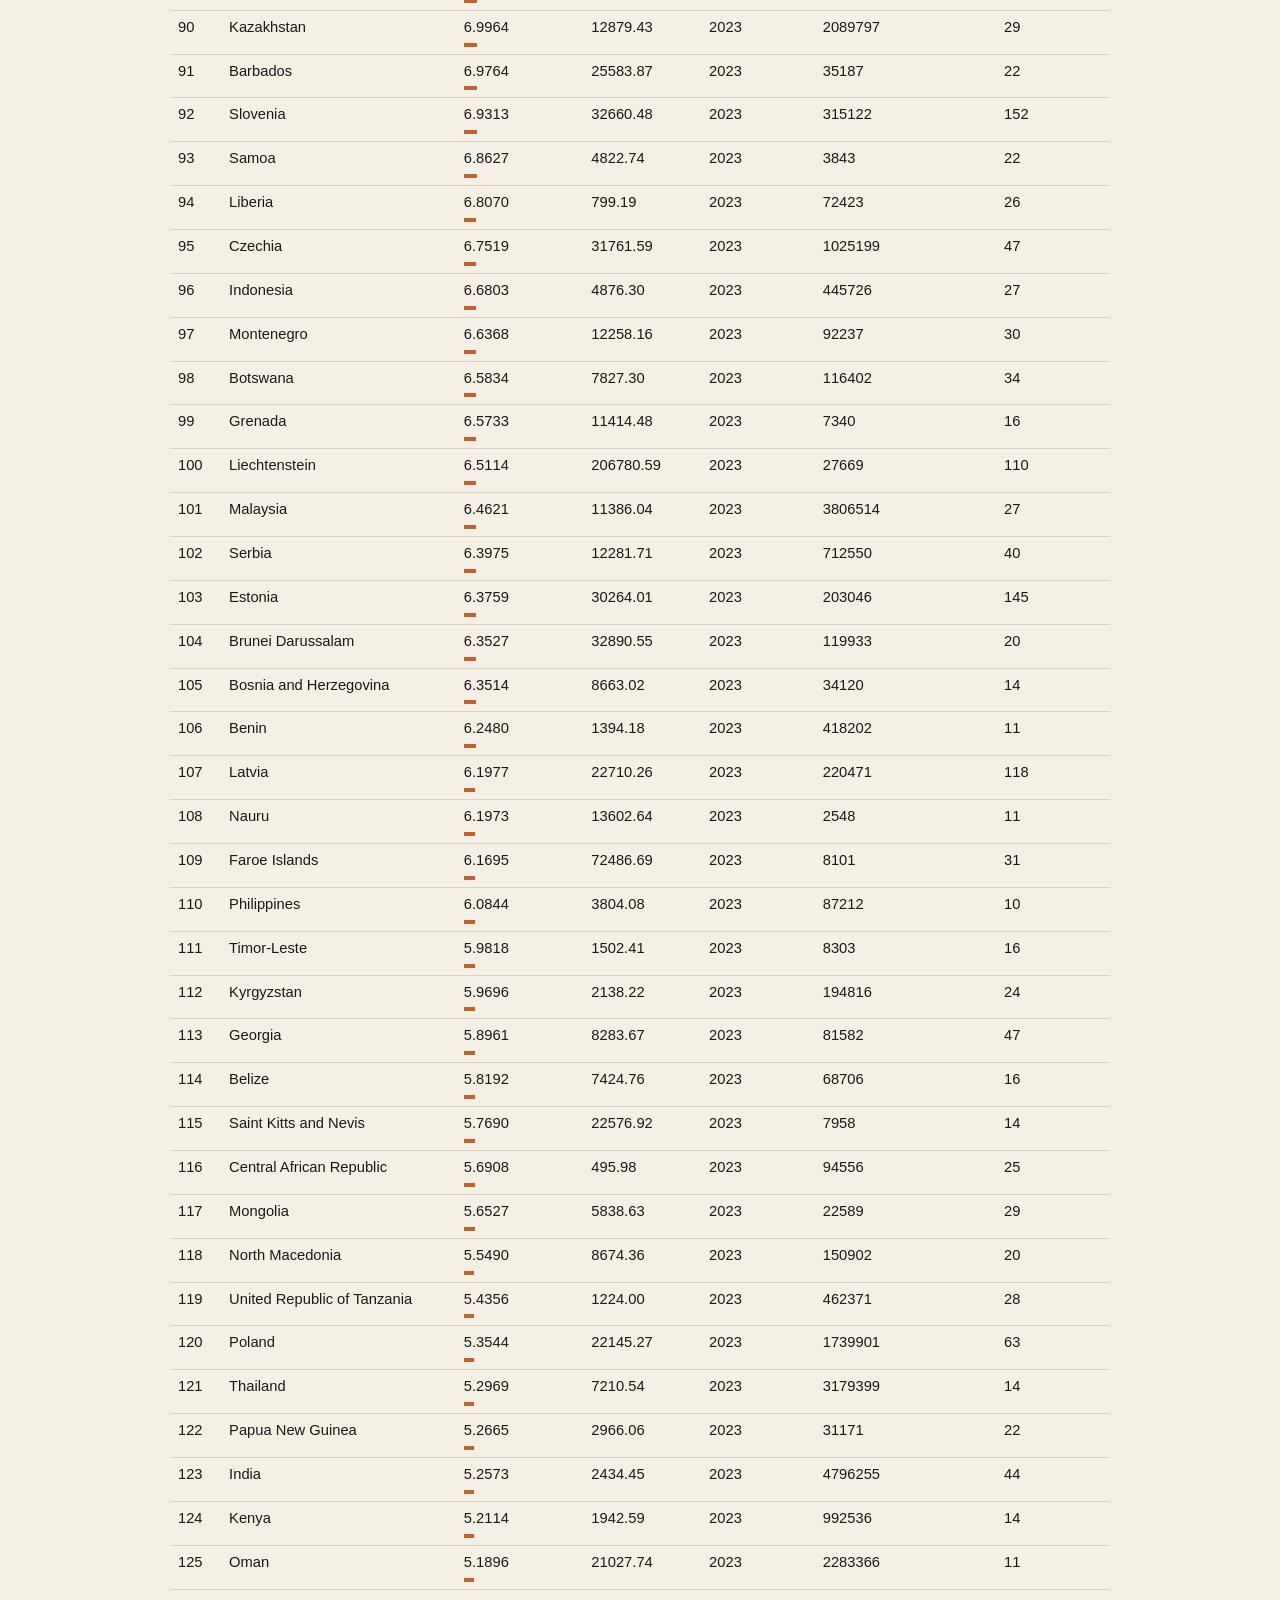
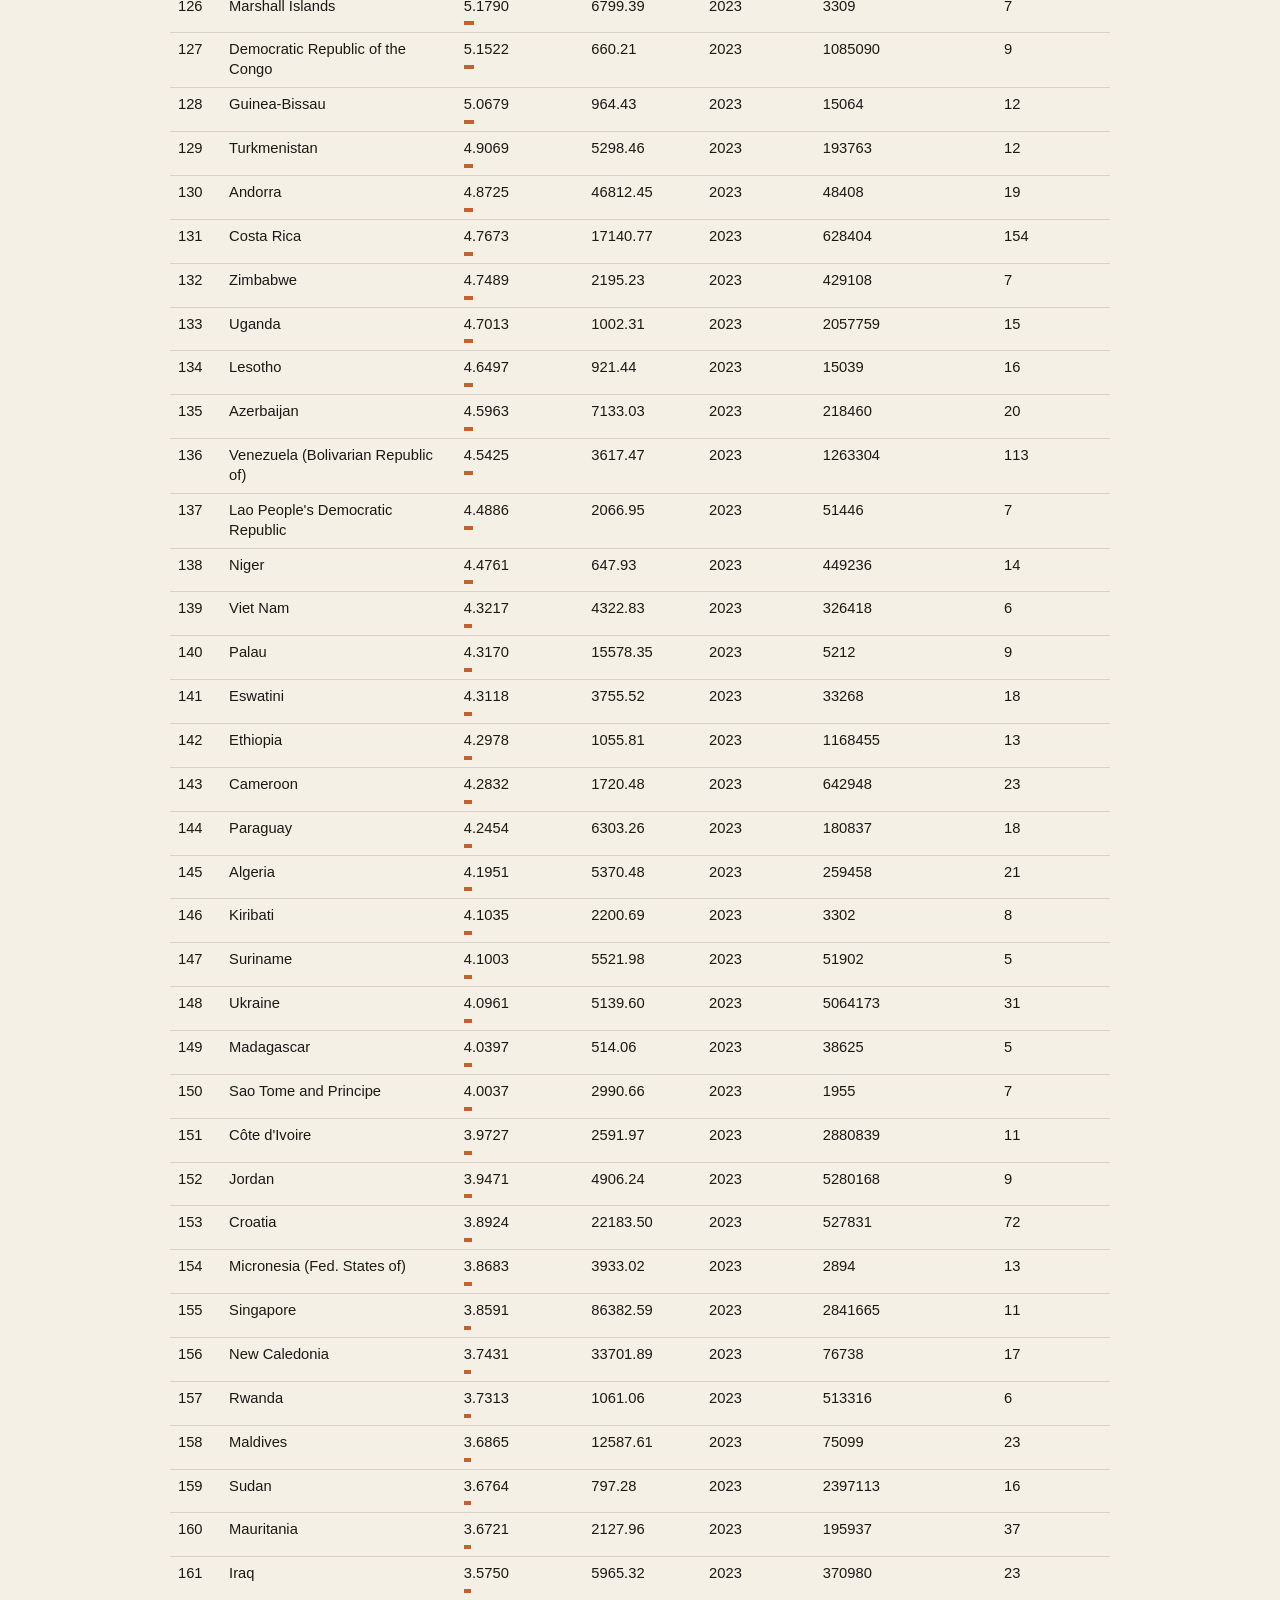
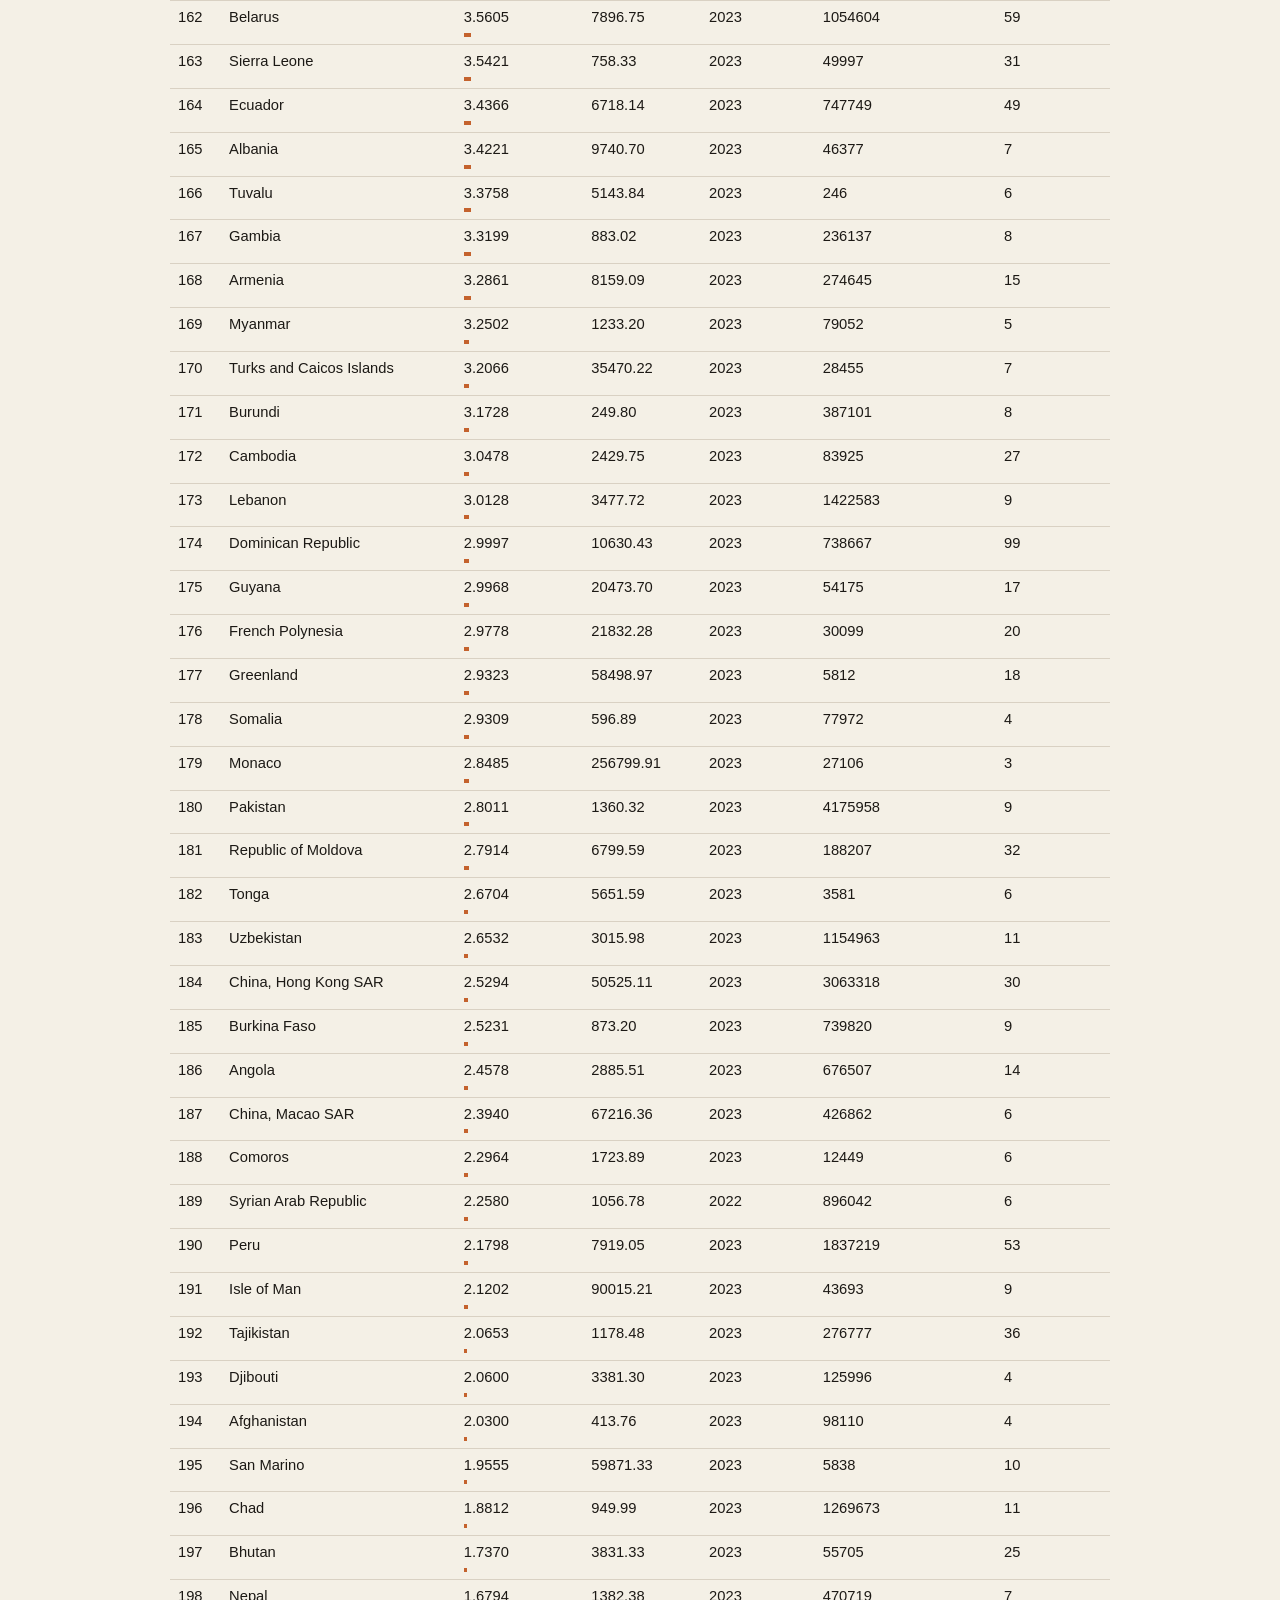
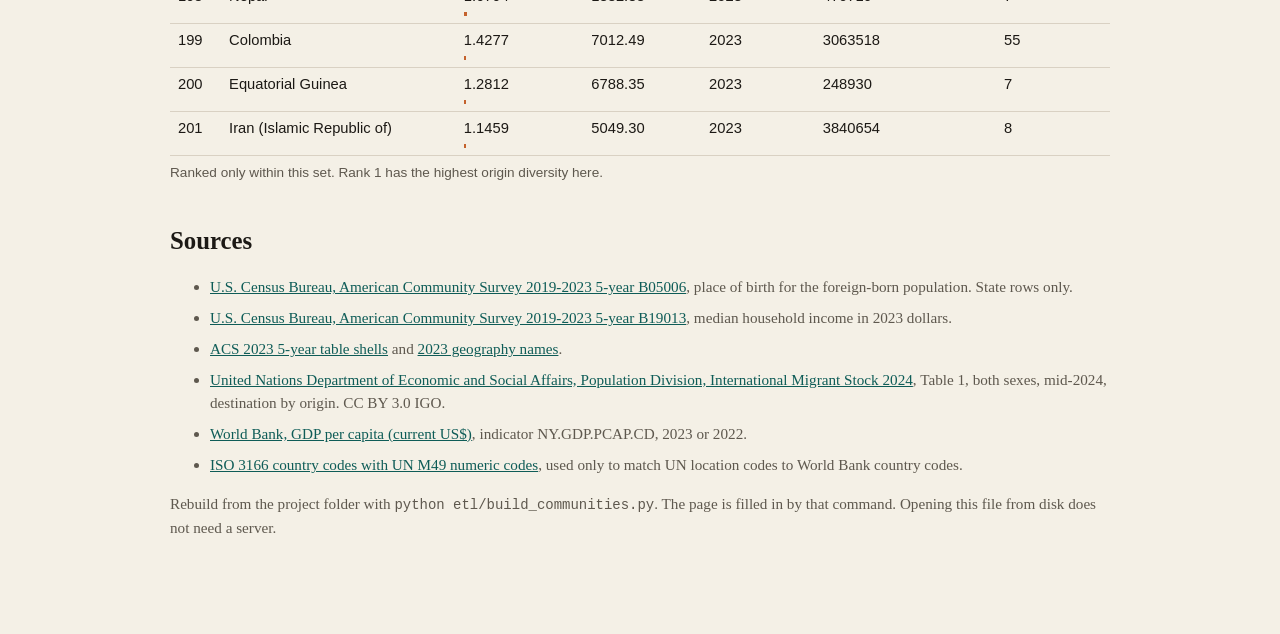
<file: origin-diversity/docs/index.html>
<!DOCTYPE html>
<html lang="en">
<head>
<meta charset="utf-8">
<meta name="viewport" content="width=device-width, initial-scale=1">
<title>Origin diversity and community outcomes</title>
<link rel="stylesheet" href="styles.css">
</head>
<body>
<main class="wrap">
<p class="kicker">Portfolio data project</p>
<h1>Origin diversity and community outcomes</h1>
<p>This page rates how widely the people who were not born in a community come from different origin communities. It does that once for US states, and once for communities outside the United States. The same rule scores every place. The two sets are ranked only within themselves.</p>
<section id="rating-rule">
<h2>The rating rule</h2>
<p>The rating uses only people who were not born in that community, and how those people are spread across origin communities in the published table. The same newcomer count from one origin scores lower than that count spread across many origins. A community with no such newcomers scores 0, the bottom of the scale. One origin scores 1. An even split across four origins scores 4. A lopsided mix of the same people scores lower than an even mix. Scoring the same counts again returns the same rating.</p>
<p>The score is the effective number of origin communities: the exponential of the Shannon entropy of the origin shares. Order does not matter. People born in the community are not in the count.</p>
<table class="examples"><caption>The same rule on fixed counts</caption><thead><tr><th>People not born in the community</th><th>Rating</th></tr></thead><tbody>
<tr><td>No people born elsewhere</td><td class="num">0.0000</td></tr>
<tr><td>100 people from one origin</td><td class="num">1.0000</td></tr>
<tr><td>100 people split 70 / 10 / 10 / 10</td><td class="num">2.5611</td></tr>
<tr><td>100 people split evenly across four origins</td><td class="num">4.0000</td></tr>
</tbody></table>
<p>For a US state, the people in the rating are the foreign-born population in the 2019-2023 American Community Survey: people born outside the United States. An origin is a Census place-of-birth line. A named country counts as one origin. A residual line such as Other Eastern Africa also counts as one origin, because that is how the Census groups people it does not assign to a named country. A detail already included in a country line, such as the Azores inside Portugal, is not added again. People born in another US state are not in this rating.</p>
<p>For a community outside the United States, the people in the rating are the 2024 UN international migrant stock by country or area of origin. That stock is the foreign-born population where the country publishes birthplace, and the foreign-citizen count where it does not. People from the community itself are not included. The residual origin Others counts as one origin. Regional totals are not added on top of the country lines. The United States and US territories are left out of this set.</p>
<p>US states, including the District of Columbia, are ranked only among themselves. Communities outside the United States are ranked only among themselves. Rank 1 is the highest rating inside that set. There is no combined league table.</p>
</section>
<section id="us-states">
<h2>US states</h2>
<p class="association">Among US states, the direction is positive: higher origin diversity sits with higher median household income. Spearman rank correlation is 0.151674 across 51 communities. This describes the published numbers. It does not show that people born elsewhere caused the outcome.</p>
<p>Ohio has the highest rating in this set (63.4599), with 593106 people born elsewhere. California has more people born elsewhere (10479497) and a lower rating (19.2410). The rating follows how those people are spread, not how many of them there are.</p>
<p>The outcome is median household income from the same 2019-2023 American Community Survey, in 2023 dollars.</p>
<div class="table-wrap"><table><caption>Ranked only within this set. Rank 1 has the highest origin diversity here.</caption><thead><tr><th>Rank</th><th>Community</th><th>Origin diversity</th><th>Median household income</th><th>Outcome year</th><th>People born elsewhere</th><th>Origin groups</th></tr></thead><tbody><tr><td class="num">1</td><td>Ohio</td><td class="rating"><span class="num">63.4599</span><span class="bar" style="width:100%"></span></td><td class="num">69680</td><td class="num">2019-2023</td><td class="num">593106</td><td class="num">150</td></tr><tr><td class="num">2</td><td>District of Columbia</td><td class="rating"><span class="num">59.3514</span><span class="bar" style="width:94%"></span></td><td class="num">106287</td><td class="num">2019-2023</td><td class="num">89578</td><td class="num">139</td></tr><tr><td class="num">3</td><td>Pennsylvania</td><td class="rating"><span class="num">54.9314</span><span class="bar" style="width:87%"></span></td><td class="num">76081</td><td class="num">2019-2023</td><td class="num">961247</td><td class="num">150</td></tr><tr><td class="num">4</td><td>New Hampshire</td><td class="rating"><span class="num">54.8839</span><span class="bar" style="width:86%"></span></td><td class="num">95628</td><td class="num">2019-2023</td><td class="num">86095</td><td class="num">134</td></tr><tr><td class="num">5</td><td>West Virginia</td><td class="rating"><span class="num">52.5997</span><span class="bar" style="width:83%"></span></td><td class="num">57917</td><td class="num">2019-2023</td><td class="num">30515</td><td class="num">118</td></tr><tr><td class="num">6</td><td>Maryland</td><td class="rating"><span class="num">52.3157</span><span class="bar" style="width:82%"></span></td><td class="num">101652</td><td class="num">2019-2023</td><td class="num">1004774</td><td class="num">149</td></tr><tr><td class="num">7</td><td>Connecticut</td><td class="rating"><span class="num">52.2705</span><span class="bar" style="width:82%"></span></td><td class="num">93760</td><td class="num">2019-2023</td><td class="num">555150</td><td class="num">147</td></tr><tr><td class="num">8</td><td>New York</td><td class="rating"><span class="num">51.8034</span><span class="bar" style="width:82%"></span></td><td class="num">84578</td><td class="num">2019-2023</td><td class="num">4499070</td><td class="num">149</td></tr><tr><td class="num">9</td><td>Virginia</td><td class="rating"><span class="num">51.2821</span><span class="bar" style="width:81%"></span></td><td class="num">90974</td><td class="num">2019-2023</td><td class="num">1120193</td><td class="num">150</td></tr><tr><td class="num">10</td><td>Massachusetts</td><td class="rating"><span class="num">50.1380</span><span class="bar" style="width:79%"></span></td><td class="num">101341</td><td class="num">2019-2023</td><td class="num">1236518</td><td class="num">148</td></tr><tr><td class="num">11</td><td>Missouri</td><td class="rating"><span class="num">48.0466</span><span class="bar" style="width:76%"></span></td><td class="num">68920</td><td class="num">2019-2023</td><td class="num">269902</td><td class="num">146</td></tr><tr><td class="num">12</td><td>Vermont</td><td class="rating"><span class="num">46.2149</span><span class="bar" style="width:73%"></span></td><td class="num">78024</td><td class="num">2019-2023</td><td class="num">27968</td><td class="num">125</td></tr><tr><td class="num">13</td><td>North Dakota</td><td class="rating"><span class="num">46.0525</span><span class="bar" style="width:73%"></span></td><td class="num">75949</td><td class="num">2019-2023</td><td class="num">34813</td><td class="num">127</td></tr><tr><td class="num">14</td><td>Maine</td><td class="rating"><span class="num">45.8489</span><span class="bar" style="width:72%"></span></td><td class="num">71773</td><td class="num">2019-2023</td><td class="num">53627</td><td class="num">133</td></tr><tr><td class="num">15</td><td>Minnesota</td><td class="rating"><span class="num">45.3100</span><span class="bar" style="width:71%"></span></td><td class="num">87556</td><td class="num">2019-2023</td><td class="num">488897</td><td class="num">148</td></tr><tr><td class="num">16</td><td>Michigan</td><td class="rating"><span class="num">45.2102</span><span class="bar" style="width:71%"></span></td><td class="num">71149</td><td class="num">2019-2023</td><td class="num">707414</td><td class="num">150</td></tr><tr><td class="num">17</td><td>Kentucky</td><td class="rating"><span class="num">44.2374</span><span class="bar" style="width:70%"></span></td><td class="num">62417</td><td class="num">2019-2023</td><td class="num">199605</td><td class="num">146</td></tr><tr><td class="num">18</td><td>New Jersey</td><td class="rating"><span class="num">44.2370</span><span class="bar" style="width:70%"></span></td><td class="num">101050</td><td class="num">2019-2023</td><td class="num">2181755</td><td class="num">149</td></tr><tr><td class="num">19</td><td>South Dakota</td><td class="rating"><span class="num">41.2137</span><span class="bar" style="width:65%"></span></td><td class="num">72421</td><td class="num">2019-2023</td><td class="num">35218</td><td class="num">121</td></tr><tr><td class="num">20</td><td>Georgia</td><td class="rating"><span class="num">40.5640</span><span class="bar" style="width:64%"></span></td><td class="num">74664</td><td class="num">2019-2023</td><td class="num">1172456</td><td class="num">149</td></tr><tr><td class="num">21</td><td>Delaware</td><td class="rating"><span class="num">40.1538</span><span class="bar" style="width:63%"></span></td><td class="num">82855</td><td class="num">2019-2023</td><td class="num">104694</td><td class="num">137</td></tr><tr><td class="num">22</td><td>Montana</td><td class="rating"><span class="num">37.9893</span><span class="bar" style="width:60%"></span></td><td class="num">69922</td><td class="num">2019-2023</td><td class="num">25327</td><td class="num">110</td></tr><tr><td class="num">23</td><td>Iowa</td><td class="rating"><span class="num">37.8610</span><span class="bar" style="width:60%"></span></td><td class="num">73147</td><td class="num">2019-2023</td><td class="num">182594</td><td class="num">146</td></tr><tr><td class="num">24</td><td>South Carolina</td><td class="rating"><span class="num">37.6557</span><span class="bar" style="width:59%"></span></td><td class="num">66818</td><td class="num">2019-2023</td><td class="num">293556</td><td class="num">145</td></tr><tr><td class="num">25</td><td>North Carolina</td><td class="rating"><span class="num">36.8923</span><span class="bar" style="width:58%"></span></td><td class="num">69904</td><td class="num">2019-2023</td><td class="num">923923</td><td class="num">150</td></tr><tr><td class="num">26</td><td>Tennessee</td><td class="rating"><span class="num">35.5416</span><span class="bar" style="width:56%"></span></td><td class="num">67097</td><td class="num">2019-2023</td><td class="num">411840</td><td class="num">150</td></tr><tr><td class="num">27</td><td>Washington</td><td class="rating"><span class="num">33.6703</span><span class="bar" style="width:53%"></span></td><td class="num">94952</td><td class="num">2019-2023</td><td class="num">1170683</td><td class="num">149</td></tr><tr><td class="num">28</td><td>Indiana</td><td class="rating"><span class="num">33.1439</span><span class="bar" style="width:52%"></span></td><td class="num">70051</td><td class="num">2019-2023</td><td class="num">404588</td><td class="num">149</td></tr><tr><td class="num">29</td><td>Wisconsin</td><td class="rating"><span class="num">31.2138</span><span class="bar" style="width:49%"></span></td><td class="num">75670</td><td class="num">2019-2023</td><td class="num">299804</td><td class="num">145</td></tr><tr><td class="num">30</td><td>Florida</td><td class="rating"><span class="num">31.1095</span><span class="bar" style="width:49%"></span></td><td class="num">71711</td><td class="num">2019-2023</td><td class="num">4694298</td><td class="num">150</td></tr><tr><td class="num">31</td><td>Louisiana</td><td class="rating"><span class="num">30.9780</span><span class="bar" style="width:49%"></span></td><td class="num">60023</td><td class="num">2019-2023</td><td class="num">218450</td><td class="num">145</td></tr><tr><td class="num">32</td><td>Mississippi</td><td class="rating"><span class="num">30.5269</span><span class="bar" style="width:48%"></span></td><td class="num">54915</td><td class="num">2019-2023</td><td class="num">70565</td><td class="num">133</td></tr><tr><td class="num">33</td><td>Rhode Island</td><td class="rating"><span class="num">29.1454</span><span class="bar" style="width:46%"></span></td><td class="num">86372</td><td class="num">2019-2023</td><td class="num">162413</td><td class="num">133</td></tr><tr><td class="num">34</td><td>Alabama</td><td class="rating"><span class="num">28.1955</span><span class="bar" style="width:44%"></span></td><td class="num">62027</td><td class="num">2019-2023</td><td class="num">192039</td><td class="num">140</td></tr><tr><td class="num">35</td><td>Oregon</td><td class="rating"><span class="num">26.8088</span><span class="bar" style="width:42%"></span></td><td class="num">80426</td><td class="num">2019-2023</td><td class="num">410791</td><td class="num">148</td></tr><tr><td class="num">36</td><td>Nebraska</td><td class="rating"><span class="num">26.4995</span><span class="bar" style="width:42%"></span></td><td class="num">74985</td><td class="num">2019-2023</td><td class="num">151436</td><td class="num">138</td></tr><tr><td class="num">37</td><td>Colorado</td><td class="rating"><span class="num">26.3739</span><span class="bar" style="width:42%"></span></td><td class="num">92470</td><td class="num">2019-2023</td><td class="num">556591</td><td class="num">150</td></tr><tr><td class="num">38</td><td>Utah</td><td class="rating"><span class="num">25.9399</span><span class="bar" style="width:41%"></span></td><td class="num">91750</td><td class="num">2019-2023</td><td class="num">285013</td><td class="num">142</td></tr><tr><td class="num">39</td><td>Alaska</td><td class="rating"><span class="num">24.0253</span><span class="bar" style="width:38%"></span></td><td class="num">89336</td><td class="num">2019-2023</td><td class="num">57131</td><td class="num">129</td></tr><tr><td class="num">40</td><td>Illinois</td><td class="rating"><span class="num">23.9034</span><span class="bar" style="width:38%"></span></td><td class="num">81702</td><td class="num">2019-2023</td><td class="num">1833810</td><td class="num">150</td></tr><tr><td class="num">41</td><td>Kansas</td><td class="rating"><span class="num">21.2832</span><span class="bar" style="width:34%"></span></td><td class="num">72639</td><td class="num">2019-2023</td><td class="num">211197</td><td class="num">142</td></tr><tr><td class="num">42</td><td>Wyoming</td><td class="rating"><span class="num">20.1407</span><span class="bar" style="width:32%"></span></td><td class="num">74815</td><td class="num">2019-2023</td><td class="num">20364</td><td class="num">103</td></tr><tr><td class="num">43</td><td>California</td><td class="rating"><span class="num">19.2410</span><span class="bar" style="width:30%"></span></td><td class="num">96334</td><td class="num">2019-2023</td><td class="num">10479497</td><td class="num">150</td></tr><tr><td class="num">44</td><td>Oklahoma</td><td class="rating"><span class="num">18.9951</span><span class="bar" style="width:30%"></span></td><td class="num">63603</td><td class="num">2019-2023</td><td class="num">249771</td><td class="num">149</td></tr><tr><td class="num">45</td><td>Nevada</td><td class="rating"><span class="num">18.8278</span><span class="bar" style="width:30%"></span></td><td class="num">75561</td><td class="num">2019-2023</td><td class="num">595347</td><td class="num">147</td></tr><tr><td class="num">46</td><td>Idaho</td><td class="rating"><span class="num">16.2367</span><span class="bar" style="width:26%"></span></td><td class="num">74636</td><td class="num">2019-2023</td><td class="num">108586</td><td class="num">133</td></tr><tr><td class="num">47</td><td>Arkansas</td><td class="rating"><span class="num">15.9342</span><span class="bar" style="width:25%"></span></td><td class="num">58773</td><td class="num">2019-2023</td><td class="num">158219</td><td class="num">128</td></tr><tr><td class="num">48</td><td>Texas</td><td class="rating"><span class="num">15.2662</span><span class="bar" style="width:24%"></span></td><td class="num">76292</td><td class="num">2019-2023</td><td class="num">5095888</td><td class="num">150</td></tr><tr><td class="num">49</td><td>Arizona</td><td class="rating"><span class="num">13.7647</span><span class="bar" style="width:22%"></span></td><td class="num">76872</td><td class="num">2019-2023</td><td class="num">935586</td><td class="num">150</td></tr><tr><td class="num">50</td><td>Hawaii</td><td class="rating"><span class="num">12.0920</span><span class="bar" style="width:19%"></span></td><td class="num">98317</td><td class="num">2019-2023</td><td class="num">261130</td><td class="num">139</td></tr><tr><td class="num">51</td><td>New Mexico</td><td class="rating"><span class="num">7.6032</span><span class="bar" style="width:12%"></span></td><td class="num">62125</td><td class="num">2019-2023</td><td class="num">195484</td><td class="num">138</td></tr></tbody></table></div>
</section>
<section id="outside-the-us">
<h2>Communities outside the United States</h2>
<p class="association">Among communities outside the US, the direction is positive: higher origin diversity sits with higher GDP per capita. Spearman rank correlation is 0.417439 across 201 communities. This describes the published numbers. It does not show that people born elsewhere caused the outcome.</p>
<p>Denmark has the highest rating in this set (59.3785), with 847475 people born elsewhere. Germany has more people born elsewhere (16750084) and a lower rating (17.6274). The rating follows how those people are spread, not how many of them there are.</p>
<p>The outcome is World Bank GDP per capita in current US dollars. The year is 2023 when that figure is published, and 2022 when it is not. The year is in the table.</p>
<div class="table-wrap"><table><caption>Ranked only within this set. Rank 1 has the highest origin diversity here.</caption><thead><tr><th>Rank</th><th>Community</th><th>Origin diversity</th><th>GDP per capita</th><th>Outcome year</th><th>People born elsewhere</th><th>Origin groups</th></tr></thead><tbody><tr><td class="num">1</td><td>Denmark</td><td class="rating"><span class="num">59.3785</span><span class="bar" style="width:100%"></span></td><td class="num">68043.55</td><td class="num">2023</td><td class="num">847475</td><td class="num">193</td></tr><tr><td class="num">2</td><td>Norway</td><td class="rating"><span class="num">51.0604</span><span class="bar" style="width:86%"></span></td><td class="num">90984.41</td><td class="num">2023</td><td class="num">1012404</td><td class="num">204</td></tr><tr><td class="num">3</td><td>Canada</td><td class="rating"><span class="num">50.6873</span><span class="bar" style="width:85%"></span></td><td class="num">54847.54</td><td class="num">2023</td><td class="num">8805839</td><td class="num">130</td></tr><tr><td class="num">4</td><td>Italy</td><td class="rating"><span class="num">40.4260</span><span class="bar" style="width:68%"></span></td><td class="num">39279.70</td><td class="num">2023</td><td class="num">6553671</td><td class="num">143</td></tr><tr><td class="num">5</td><td>Australia</td><td class="rating"><span class="num">40.2672</span><span class="bar" style="width:68%"></span></td><td class="num">65058.38</td><td class="num">2023</td><td class="num">8111404</td><td class="num">198</td></tr><tr><td class="num">6</td><td>Belgium</td><td class="rating"><span class="num">36.8075</span><span class="bar" style="width:62%"></span></td><td class="num">55244.68</td><td class="num">2023</td><td class="num">2349032</td><td class="num">84</td></tr><tr><td class="num">7</td><td>Sweden</td><td class="rating"><span class="num">34.0254</span><span class="bar" style="width:57%"></span></td><td class="num">54950.28</td><td class="num">2023</td><td class="num">2272158</td><td class="num">56</td></tr><tr><td class="num">8</td><td>Finland</td><td class="rating"><span class="num">31.7104</span><span class="bar" style="width:53%"></span></td><td class="num">52864.69</td><td class="num">2023</td><td class="num">514432</td><td class="num">178</td></tr><tr><td class="num">9</td><td>Spain</td><td class="rating"><span class="num">29.0498</span><span class="bar" style="width:49%"></span></td><td class="num">33493.22</td><td class="num">2023</td><td class="num">8870527</td><td class="num">48</td></tr><tr><td class="num">10</td><td>France</td><td class="rating"><span class="num">28.3179</span><span class="bar" style="width:48%"></span></td><td class="num">44700.14</td><td class="num">2023</td><td class="num">9186757</td><td class="num">54</td></tr><tr><td class="num">11</td><td>Israel</td><td class="rating"><span class="num">26.2267</span><span class="bar" style="width:44%"></span></td><td class="num">52126.45</td><td class="num">2023</td><td class="num">2091569</td><td class="num">71</td></tr><tr><td class="num">12</td><td>Luxembourg</td><td class="rating"><span class="num">25.2114</span><span class="bar" style="width:42%"></span></td><td class="num">133230.62</td><td class="num">2023</td><td class="num">344309</td><td class="num">180</td></tr><tr><td class="num">13</td><td>Netherlands</td><td class="rating"><span class="num">25.1111</span><span class="bar" style="width:42%"></span></td><td class="num">63515.60</td><td class="num">2023</td><td class="num">2956518</td><td class="num">41</td></tr><tr><td class="num">14</td><td>Iceland</td><td class="rating"><span class="num">24.5217</span><span class="bar" style="width:41%"></span></td><td class="num">82201.29</td><td class="num">2023</td><td class="num">98818</td><td class="num">156</td></tr><tr><td class="num">15</td><td>Cyprus</td><td class="rating"><span class="num">24.4537</span><span class="bar" style="width:41%"></span></td><td class="num">36623.71</td><td class="num">2023</td><td class="num">202062</td><td class="num">143</td></tr><tr><td class="num">16</td><td>Switzerland</td><td class="rating"><span class="num">24.3057</span><span class="bar" style="width:41%"></span></td><td class="num">104449.75</td><td class="num">2023</td><td class="num">2773840</td><td class="num">46</td></tr><tr><td class="num">17</td><td>Bulgaria</td><td class="rating"><span class="num">22.9119</span><span class="bar" style="width:39%"></span></td><td class="num">15854.02</td><td class="num">2023</td><td class="num">299100</td><td class="num">178</td></tr><tr><td class="num">18</td><td>Malta</td><td class="rating"><span class="num">22.7400</span><span class="bar" style="width:38%"></span></td><td class="num">40932.52</td><td class="num">2023</td><td class="num">199466</td><td class="num">84</td></tr><tr><td class="num">19</td><td>New Zealand</td><td class="rating"><span class="num">21.3737</span><span class="bar" style="width:36%"></span></td><td class="num">49302.34</td><td class="num">2023</td><td class="num">1467989</td><td class="num">49</td></tr><tr><td class="num">20</td><td>Austria</td><td class="rating"><span class="num">21.2460</span><span class="bar" style="width:36%"></span></td><td class="num">56579.50</td><td class="num">2023</td><td class="num">2327064</td><td class="num">44</td></tr><tr><td class="num">21</td><td>Portugal</td><td class="rating"><span class="num">19.8336</span><span class="bar" style="width:33%"></span></td><td class="num">27634.62</td><td class="num">2023</td><td class="num">1127184</td><td class="num">129</td></tr><tr><td class="num">22</td><td>United Kingdom</td><td class="rating"><span class="num">19.1450</span><span class="bar" style="width:32%"></span></td><td class="num">49919.69</td><td class="num">2023</td><td class="num">11845479</td><td class="num">36</td></tr><tr><td class="num">23</td><td>Sint Maarten (Dutch part)</td><td class="rating"><span class="num">19.1134</span><span class="bar" style="width:32%"></span></td><td class="num">39451.82</td><td class="num">2023</td><td class="num">30148</td><td class="num">34</td></tr><tr><td class="num">24</td><td>Greece</td><td class="rating"><span class="num">18.8517</span><span class="bar" style="width:32%"></span></td><td class="num">23343.71</td><td class="num">2023</td><td class="num">1423964</td><td class="num">182</td></tr><tr><td class="num">25</td><td>Sri Lanka</td><td class="rating"><span class="num">18.7515</span><span class="bar" style="width:32%"></span></td><td class="num">3815.42</td><td class="num">2023</td><td class="num">40698</td><td class="num">50</td></tr><tr><td class="num">26</td><td>Germany</td><td class="rating"><span class="num">17.6274</span><span class="bar" style="width:30%"></span></td><td class="num">54776.77</td><td class="num">2023</td><td class="num">16750084</td><td class="num">28</td></tr><tr><td class="num">27</td><td>Saint Lucia</td><td class="rating"><span class="num">17.0207</span><span class="bar" style="width:29%"></span></td><td class="num">13616.64</td><td class="num">2023</td><td class="num">8079</td><td class="num">53</td></tr><tr><td class="num">28</td><td>Haiti</td><td class="rating"><span class="num">16.5518</span><span class="bar" style="width:28%"></span></td><td class="num">1681.84</td><td class="num">2023</td><td class="num">19581</td><td class="num">22</td></tr><tr><td class="num">29</td><td>Hungary</td><td class="rating"><span class="num">14.9575</span><span class="bar" style="width:25%"></span></td><td class="num">22208.65</td><td class="num">2023</td><td class="num">689565</td><td class="num">185</td></tr><tr><td class="num">30</td><td>China</td><td class="rating"><span class="num">14.5041</span><span class="bar" style="width:24%"></span></td><td class="num">12951.18</td><td class="num">2023</td><td class="num">1638718</td><td class="num">98</td></tr><tr><td class="num">31</td><td>Ireland</td><td class="rating"><span class="num">14.5028</span><span class="bar" style="width:24%"></span></td><td class="num">106818.92</td><td class="num">2023</td><td class="num">1216237</td><td class="num">27</td></tr><tr><td class="num">32</td><td>Libya</td><td class="rating"><span class="num">14.4363</span><span class="bar" style="width:24%"></span></td><td class="num">6026.52</td><td class="num">2023</td><td class="num">897751</td><td class="num">86</td></tr><tr><td class="num">33</td><td>Japan</td><td class="rating"><span class="num">13.7769</span><span class="bar" style="width:23%"></span></td><td class="num">35215.00</td><td class="num">2023</td><td class="num">3409529</td><td class="num">60</td></tr><tr><td class="num">34</td><td>Brazil</td><td class="rating"><span class="num">13.6451</span><span class="bar" style="width:23%"></span></td><td class="num">10377.59</td><td class="num">2023</td><td class="num">1406299</td><td class="num">108</td></tr><tr><td class="num">35</td><td>Bolivia (Plurinational State of)</td><td class="rating"><span class="num">13.4456</span><span class="bar" style="width:23%"></span></td><td class="num">4274.71</td><td class="num">2023</td><td class="num">183234</td><td class="num">148</td></tr><tr><td class="num">36</td><td>Namibia</td><td class="rating"><span class="num">13.2993</span><span class="bar" style="width:22%"></span></td><td class="num">4225.99</td><td class="num">2023</td><td class="num">116035</td><td class="num">84</td></tr><tr><td class="num">37</td><td>Guinea</td><td class="rating"><span class="num">12.7040</span><span class="bar" style="width:21%"></span></td><td class="num">1555.49</td><td class="num">2023</td><td class="num">117416</td><td class="num">124</td></tr><tr><td class="num">38</td><td>Antigua and Barbuda</td><td class="rating"><span class="num">12.6999</span><span class="bar" style="width:21%"></span></td><td class="num">22012.26</td><td class="num">2023</td><td class="num">30473</td><td class="num">53</td></tr><tr><td class="num">39</td><td>Gabon</td><td class="rating"><span class="num">12.3148</span><span class="bar" style="width:21%"></span></td><td class="num">7802.82</td><td class="num">2023</td><td class="num">449746</td><td class="num">35</td></tr><tr><td class="num">40</td><td>Panama</td><td class="rating"><span class="num">11.9934</span><span class="bar" style="width:20%"></span></td><td class="num">18797.19</td><td class="num">2023</td><td class="num">477749</td><td class="num">89</td></tr><tr><td class="num">41</td><td>Fiji</td><td class="rating"><span class="num">11.7688</span><span class="bar" style="width:20%"></span></td><td class="num">5926.21</td><td class="num">2023</td><td class="num">14362</td><td class="num">15</td></tr><tr><td class="num">42</td><td>Saint Vincent and the Grenadines</td><td class="rating"><span class="num">11.5186</span><span class="bar" style="width:19%"></span></td><td class="num">10582.37</td><td class="num">2023</td><td class="num">4820</td><td class="num">16</td></tr><tr><td class="num">43</td><td>Curaçao</td><td class="rating"><span class="num">11.3235</span><span class="bar" style="width:19%"></span></td><td class="num">21217.81</td><td class="num">2023</td><td class="num">80020</td><td class="num">44</td></tr><tr><td class="num">44</td><td>Honduras</td><td class="rating"><span class="num">11.3223</span><span class="bar" style="width:19%"></span></td><td class="num">3227.46</td><td class="num">2023</td><td class="num">39901</td><td class="num">43</td></tr><tr><td class="num">45</td><td>Bermuda</td><td class="rating"><span class="num">11.3158</span><span class="bar" style="width:19%"></span></td><td class="num">132961.76</td><td class="num">2023</td><td class="num">20171</td><td class="num">36</td></tr><tr><td class="num">46</td><td>Argentina</td><td class="rating"><span class="num">11.3130</span><span class="bar" style="width:19%"></span></td><td class="num">14261.85</td><td class="num">2023</td><td class="num">1958039</td><td class="num">73</td></tr><tr><td class="num">47</td><td>Mali</td><td class="rating"><span class="num">11.2622</span><span class="bar" style="width:19%"></span></td><td class="num">1042.44</td><td class="num">2023</td><td class="num">545323</td><td class="num">57</td></tr><tr><td class="num">48</td><td>Dominica</td><td class="rating"><span class="num">11.2603</span><span class="bar" style="width:19%"></span></td><td class="num">9912.96</td><td class="num">2023</td><td class="num">8440</td><td class="num">34</td></tr><tr><td class="num">49</td><td>Saudi Arabia</td><td class="rating"><span class="num">11.0667</span><span class="bar" style="width:19%"></span></td><td class="num">36156.86</td><td class="num">2023</td><td class="num">13683841</td><td class="num">20</td></tr><tr><td class="num">50</td><td>Cayman Islands</td><td class="rating"><span class="num">10.8265</span><span class="bar" style="width:18%"></span></td><td class="num">100065.23</td><td class="num">2023</td><td class="num">31935</td><td class="num">58</td></tr><tr><td class="num">51</td><td>Zambia</td><td class="rating"><span class="num">10.7234</span><span class="bar" style="width:18%"></span></td><td class="num">1330.73</td><td class="num">2023</td><td class="num">249205</td><td class="num">30</td></tr><tr><td class="num">52</td><td>Chile</td><td class="rating"><span class="num">10.7058</span><span class="bar" style="width:18%"></span></td><td class="num">17081.52</td><td class="num">2023</td><td class="num">1538324</td><td class="num">96</td></tr><tr><td class="num">53</td><td>Guatemala</td><td class="rating"><span class="num">10.6782</span><span class="bar" style="width:18%"></span></td><td class="num">5754.43</td><td class="num">2023</td><td class="num">92732</td><td class="num">50</td></tr><tr><td class="num">54</td><td>Senegal</td><td class="rating"><span class="num">10.3433</span><span class="bar" style="width:17%"></span></td><td class="num">1698.03</td><td class="num">2023</td><td class="num">281867</td><td class="num">27</td></tr><tr><td class="num">55</td><td>South Africa</td><td class="rating"><span class="num">10.0773</span><span class="bar" style="width:17%"></span></td><td class="num">6034.27</td><td class="num">2023</td><td class="num">2631100</td><td class="num">120</td></tr><tr><td class="num">56</td><td>Cabo Verde</td><td class="rating"><span class="num">10.0146</span><span class="bar" style="width:17%"></span></td><td class="num">4794.90</td><td class="num">2023</td><td class="num">16515</td><td class="num">35</td></tr><tr><td class="num">57</td><td>Solomon Islands</td><td class="rating"><span class="num">9.9824</span><span class="bar" style="width:17%"></span></td><td class="num">1882.64</td><td class="num">2023</td><td class="num">2469</td><td class="num">16</td></tr><tr><td class="num">58</td><td>Nicaragua</td><td class="rating"><span class="num">9.9017</span><span class="bar" style="width:17%"></span></td><td class="num">2609.44</td><td class="num">2023</td><td class="num">43757</td><td class="num">54</td></tr><tr><td class="num">59</td><td>Mozambique</td><td class="rating"><span class="num">9.7804</span><span class="bar" style="width:16%"></span></td><td class="num">622.19</td><td class="num">2023</td><td class="num">353143</td><td class="num">17</td></tr><tr><td class="num">60</td><td>Tunisia</td><td class="rating"><span class="num">9.7112</span><span class="bar" style="width:16%"></span></td><td class="num">3951.12</td><td class="num">2023</td><td class="num">63201</td><td class="num">18</td></tr><tr><td class="num">61</td><td>Türkiye</td><td class="rating"><span class="num">9.6956</span><span class="bar" style="width:16%"></span></td><td class="num">13375.09</td><td class="num">2023</td><td class="num">7083501</td><td class="num">45</td></tr><tr><td class="num">62</td><td>Romania</td><td class="rating"><span class="num">9.6832</span><span class="bar" style="width:16%"></span></td><td class="num">18244.42</td><td class="num">2023</td><td class="num">655579</td><td class="num">28</td></tr><tr><td class="num">63</td><td>State of Palestine</td><td class="rating"><span class="num">9.6157</span><span class="bar" style="width:16%"></span></td><td class="num">3607.42</td><td class="num">2023</td><td class="num">272481</td><td class="num">15</td></tr><tr><td class="num">64</td><td>Jamaica</td><td class="rating"><span class="num">9.6121</span><span class="bar" style="width:16%"></span></td><td class="num">7542.40</td><td class="num">2023</td><td class="num">24007</td><td class="num">22</td></tr><tr><td class="num">65</td><td>Qatar</td><td class="rating"><span class="num">9.5141</span><span class="bar" style="width:16%"></span></td><td class="num">80195.87</td><td class="num">2023</td><td class="num">2337000</td><td class="num">34</td></tr><tr><td class="num">66</td><td>Aruba</td><td class="rating"><span class="num">9.3816</span><span class="bar" style="width:16%"></span></td><td class="num">34897.62</td><td class="num">2023</td><td class="num">73494</td><td class="num">23</td></tr><tr><td class="num">67</td><td>Mexico</td><td class="rating"><span class="num">9.3108</span><span class="bar" style="width:16%"></span></td><td class="num">13830.84</td><td class="num">2023</td><td class="num">1726089</td><td class="num">80</td></tr><tr><td class="num">68</td><td>Trinidad and Tobago</td><td class="rating"><span class="num">9.2942</span><span class="bar" style="width:16%"></span></td><td class="num">18308.45</td><td class="num">2023</td><td class="num">113478</td><td class="num">17</td></tr><tr><td class="num">69</td><td>Egypt</td><td class="rating"><span class="num">9.0211</span><span class="bar" style="width:15%"></span></td><td class="num">3456.79</td><td class="num">2023</td><td class="num">1139820</td><td class="num">73</td></tr><tr><td class="num">70</td><td>El Salvador</td><td class="rating"><span class="num">8.8484</span><span class="bar" style="width:15%"></span></td><td class="num">5319.72</td><td class="num">2023</td><td class="num">43342</td><td class="num">49</td></tr><tr><td class="num">71</td><td>Morocco</td><td class="rating"><span class="num">8.7294</span><span class="bar" style="width:15%"></span></td><td class="num">3813.73</td><td class="num">2023</td><td class="num">111069</td><td class="num">19</td></tr><tr><td class="num">72</td><td>Bahrain</td><td class="rating"><span class="num">8.6491</span><span class="bar" style="width:15%"></span></td><td class="num">29290.13</td><td class="num">2023</td><td class="num">840202</td><td class="num">34</td></tr><tr><td class="num">73</td><td>Kuwait</td><td class="rating"><span class="num">8.5638</span><span class="bar" style="width:14%"></span></td><td class="num">34091.97</td><td class="num">2023</td><td class="num">3323191</td><td class="num">34</td></tr><tr><td class="num">74</td><td>Slovakia</td><td class="rating"><span class="num">8.5590</span><span class="bar" style="width:14%"></span></td><td class="num">24614.87</td><td class="num">2023</td><td class="num">323991</td><td class="num">167</td></tr><tr><td class="num">75</td><td>Russian Federation</td><td class="rating"><span class="num">8.4314</span><span class="bar" style="width:14%"></span></td><td class="num">13987.00</td><td class="num">2023</td><td class="num">7605774</td><td class="num">43</td></tr><tr><td class="num">76</td><td>United Arab Emirates</td><td class="rating"><span class="num">8.2742</span><span class="bar" style="width:14%"></span></td><td class="num">49850.69</td><td class="num">2023</td><td class="num">8157000</td><td class="num">34</td></tr><tr><td class="num">77</td><td>Lithuania</td><td class="rating"><span class="num">8.2528</span><span class="bar" style="width:14%"></span></td><td class="num">27983.37</td><td class="num">2023</td><td class="num">175194</td><td class="num">128</td></tr><tr><td class="num">78</td><td>Seychelles</td><td class="rating"><span class="num">8.1212</span><span class="bar" style="width:14%"></span></td><td class="num">18130.53</td><td class="num">2023</td><td class="num">13261</td><td class="num">27</td></tr><tr><td class="num">79</td><td>Malawi</td><td class="rating"><span class="num">8.0120</span><span class="bar" style="width:13%"></span></td><td class="num">633.21</td><td class="num">2023</td><td class="num">186719</td><td class="num">13</td></tr><tr><td class="num">80</td><td>Ghana</td><td class="rating"><span class="num">8.0007</span><span class="bar" style="width:13%"></span></td><td class="num">2383.90</td><td class="num">2023</td><td class="num">532286</td><td class="num">44</td></tr><tr><td class="num">81</td><td>Congo</td><td class="rating"><span class="num">7.8161</span><span class="bar" style="width:13%"></span></td><td class="num">2477.98</td><td class="num">2023</td><td class="num">385589</td><td class="num">22</td></tr><tr><td class="num">82</td><td>Bahamas</td><td class="rating"><span class="num">7.6750</span><span class="bar" style="width:13%"></span></td><td class="num">38231.77</td><td class="num">2023</td><td class="num">67285</td><td class="num">75</td></tr><tr><td class="num">83</td><td>Togo</td><td class="rating"><span class="num">7.5390</span><span class="bar" style="width:13%"></span></td><td class="num">1182.33</td><td class="num">2023</td><td class="num">281994</td><td class="num">31</td></tr><tr><td class="num">84</td><td>Uruguay</td><td class="rating"><span class="num">7.3134</span><span class="bar" style="width:12%"></span></td><td class="num">23378.64</td><td class="num">2023</td><td class="num">160064</td><td class="num">18</td></tr><tr><td class="num">85</td><td>Bangladesh</td><td class="rating"><span class="num">7.2440</span><span class="bar" style="width:12%"></span></td><td class="num">2551.02</td><td class="num">2023</td><td class="num">2906338</td><td class="num">18</td></tr><tr><td class="num">86</td><td>Republic of Korea</td><td class="rating"><span class="num">7.2326</span><span class="bar" style="width:12%"></span></td><td class="num">35674.10</td><td class="num">2023</td><td class="num">1811507</td><td class="num">15</td></tr><tr><td class="num">87</td><td>Vanuatu</td><td class="rating"><span class="num">7.1511</span><span class="bar" style="width:12%"></span></td><td class="num">3708.19</td><td class="num">2023</td><td class="num">3315</td><td class="num">10</td></tr><tr><td class="num">88</td><td>Mauritius</td><td class="rating"><span class="num">7.1242</span><span class="bar" style="width:12%"></span></td><td class="num">11269.97</td><td class="num">2023</td><td class="num">29142</td><td class="num">23</td></tr><tr><td class="num">89</td><td>Nigeria</td><td class="rating"><span class="num">7.0148</span><span class="bar" style="width:12%"></span></td><td class="num">2138.76</td><td class="num">2023</td><td class="num">1403281</td><td class="num">10</td></tr><tr><td class="num">90</td><td>Kazakhstan</td><td class="rating"><span class="num">6.9964</span><span class="bar" style="width:12%"></span></td><td class="num">12879.43</td><td class="num">2023</td><td class="num">2089797</td><td class="num">29</td></tr><tr><td class="num">91</td><td>Barbados</td><td class="rating"><span class="num">6.9764</span><span class="bar" style="width:12%"></span></td><td class="num">25583.87</td><td class="num">2023</td><td class="num">35187</td><td class="num">22</td></tr><tr><td class="num">92</td><td>Slovenia</td><td class="rating"><span class="num">6.9313</span><span class="bar" style="width:12%"></span></td><td class="num">32660.48</td><td class="num">2023</td><td class="num">315122</td><td class="num">152</td></tr><tr><td class="num">93</td><td>Samoa</td><td class="rating"><span class="num">6.8627</span><span class="bar" style="width:12%"></span></td><td class="num">4822.74</td><td class="num">2023</td><td class="num">3843</td><td class="num">22</td></tr><tr><td class="num">94</td><td>Liberia</td><td class="rating"><span class="num">6.8070</span><span class="bar" style="width:11%"></span></td><td class="num">799.19</td><td class="num">2023</td><td class="num">72423</td><td class="num">26</td></tr><tr><td class="num">95</td><td>Czechia</td><td class="rating"><span class="num">6.7519</span><span class="bar" style="width:11%"></span></td><td class="num">31761.59</td><td class="num">2023</td><td class="num">1025199</td><td class="num">47</td></tr><tr><td class="num">96</td><td>Indonesia</td><td class="rating"><span class="num">6.6803</span><span class="bar" style="width:11%"></span></td><td class="num">4876.30</td><td class="num">2023</td><td class="num">445726</td><td class="num">27</td></tr><tr><td class="num">97</td><td>Montenegro</td><td class="rating"><span class="num">6.6368</span><span class="bar" style="width:11%"></span></td><td class="num">12258.16</td><td class="num">2023</td><td class="num">92237</td><td class="num">30</td></tr><tr><td class="num">98</td><td>Botswana</td><td class="rating"><span class="num">6.5834</span><span class="bar" style="width:11%"></span></td><td class="num">7827.30</td><td class="num">2023</td><td class="num">116402</td><td class="num">34</td></tr><tr><td class="num">99</td><td>Grenada</td><td class="rating"><span class="num">6.5733</span><span class="bar" style="width:11%"></span></td><td class="num">11414.48</td><td class="num">2023</td><td class="num">7340</td><td class="num">16</td></tr><tr><td class="num">100</td><td>Liechtenstein</td><td class="rating"><span class="num">6.5114</span><span class="bar" style="width:11%"></span></td><td class="num">206780.59</td><td class="num">2023</td><td class="num">27669</td><td class="num">110</td></tr><tr><td class="num">101</td><td>Malaysia</td><td class="rating"><span class="num">6.4621</span><span class="bar" style="width:11%"></span></td><td class="num">11386.04</td><td class="num">2023</td><td class="num">3806514</td><td class="num">27</td></tr><tr><td class="num">102</td><td>Serbia</td><td class="rating"><span class="num">6.3975</span><span class="bar" style="width:11%"></span></td><td class="num">12281.71</td><td class="num">2023</td><td class="num">712550</td><td class="num">40</td></tr><tr><td class="num">103</td><td>Estonia</td><td class="rating"><span class="num">6.3759</span><span class="bar" style="width:11%"></span></td><td class="num">30264.01</td><td class="num">2023</td><td class="num">203046</td><td class="num">145</td></tr><tr><td class="num">104</td><td>Brunei Darussalam</td><td class="rating"><span class="num">6.3527</span><span class="bar" style="width:11%"></span></td><td class="num">32890.55</td><td class="num">2023</td><td class="num">119933</td><td class="num">20</td></tr><tr><td class="num">105</td><td>Bosnia and Herzegovina</td><td class="rating"><span class="num">6.3514</span><span class="bar" style="width:11%"></span></td><td class="num">8663.02</td><td class="num">2023</td><td class="num">34120</td><td class="num">14</td></tr><tr><td class="num">106</td><td>Benin</td><td class="rating"><span class="num">6.2480</span><span class="bar" style="width:11%"></span></td><td class="num">1394.18</td><td class="num">2023</td><td class="num">418202</td><td class="num">11</td></tr><tr><td class="num">107</td><td>Latvia</td><td class="rating"><span class="num">6.1977</span><span class="bar" style="width:10%"></span></td><td class="num">22710.26</td><td class="num">2023</td><td class="num">220471</td><td class="num">118</td></tr><tr><td class="num">108</td><td>Nauru</td><td class="rating"><span class="num">6.1973</span><span class="bar" style="width:10%"></span></td><td class="num">13602.64</td><td class="num">2023</td><td class="num">2548</td><td class="num">11</td></tr><tr><td class="num">109</td><td>Faroe Islands</td><td class="rating"><span class="num">6.1695</span><span class="bar" style="width:10%"></span></td><td class="num">72486.69</td><td class="num">2023</td><td class="num">8101</td><td class="num">31</td></tr><tr><td class="num">110</td><td>Philippines</td><td class="rating"><span class="num">6.0844</span><span class="bar" style="width:10%"></span></td><td class="num">3804.08</td><td class="num">2023</td><td class="num">87212</td><td class="num">10</td></tr><tr><td class="num">111</td><td>Timor-Leste</td><td class="rating"><span class="num">5.9818</span><span class="bar" style="width:10%"></span></td><td class="num">1502.41</td><td class="num">2023</td><td class="num">8303</td><td class="num">16</td></tr><tr><td class="num">112</td><td>Kyrgyzstan</td><td class="rating"><span class="num">5.9696</span><span class="bar" style="width:10%"></span></td><td class="num">2138.22</td><td class="num">2023</td><td class="num">194816</td><td class="num">24</td></tr><tr><td class="num">113</td><td>Georgia</td><td class="rating"><span class="num">5.8961</span><span class="bar" style="width:10%"></span></td><td class="num">8283.67</td><td class="num">2023</td><td class="num">81582</td><td class="num">47</td></tr><tr><td class="num">114</td><td>Belize</td><td class="rating"><span class="num">5.8192</span><span class="bar" style="width:10%"></span></td><td class="num">7424.76</td><td class="num">2023</td><td class="num">68706</td><td class="num">16</td></tr><tr><td class="num">115</td><td>Saint Kitts and Nevis</td><td class="rating"><span class="num">5.7690</span><span class="bar" style="width:10%"></span></td><td class="num">22576.92</td><td class="num">2023</td><td class="num">7958</td><td class="num">14</td></tr><tr><td class="num">116</td><td>Central African Republic</td><td class="rating"><span class="num">5.6908</span><span class="bar" style="width:10%"></span></td><td class="num">495.98</td><td class="num">2023</td><td class="num">94556</td><td class="num">25</td></tr><tr><td class="num">117</td><td>Mongolia</td><td class="rating"><span class="num">5.6527</span><span class="bar" style="width:10%"></span></td><td class="num">5838.63</td><td class="num">2023</td><td class="num">22589</td><td class="num">29</td></tr><tr><td class="num">118</td><td>North Macedonia</td><td class="rating"><span class="num">5.5490</span><span class="bar" style="width:9%"></span></td><td class="num">8674.36</td><td class="num">2023</td><td class="num">150902</td><td class="num">20</td></tr><tr><td class="num">119</td><td>United Republic of Tanzania</td><td class="rating"><span class="num">5.4356</span><span class="bar" style="width:9%"></span></td><td class="num">1224.00</td><td class="num">2023</td><td class="num">462371</td><td class="num">28</td></tr><tr><td class="num">120</td><td>Poland</td><td class="rating"><span class="num">5.3544</span><span class="bar" style="width:9%"></span></td><td class="num">22145.27</td><td class="num">2023</td><td class="num">1739901</td><td class="num">63</td></tr><tr><td class="num">121</td><td>Thailand</td><td class="rating"><span class="num">5.2969</span><span class="bar" style="width:9%"></span></td><td class="num">7210.54</td><td class="num">2023</td><td class="num">3179399</td><td class="num">14</td></tr><tr><td class="num">122</td><td>Papua New Guinea</td><td class="rating"><span class="num">5.2665</span><span class="bar" style="width:9%"></span></td><td class="num">2966.06</td><td class="num">2023</td><td class="num">31171</td><td class="num">22</td></tr><tr><td class="num">123</td><td>India</td><td class="rating"><span class="num">5.2573</span><span class="bar" style="width:9%"></span></td><td class="num">2434.45</td><td class="num">2023</td><td class="num">4796255</td><td class="num">44</td></tr><tr><td class="num">124</td><td>Kenya</td><td class="rating"><span class="num">5.2114</span><span class="bar" style="width:9%"></span></td><td class="num">1942.59</td><td class="num">2023</td><td class="num">992536</td><td class="num">14</td></tr><tr><td class="num">125</td><td>Oman</td><td class="rating"><span class="num">5.1896</span><span class="bar" style="width:9%"></span></td><td class="num">21027.74</td><td class="num">2023</td><td class="num">2283366</td><td class="num">11</td></tr><tr><td class="num">126</td><td>Marshall Islands</td><td class="rating"><span class="num">5.1790</span><span class="bar" style="width:9%"></span></td><td class="num">6799.39</td><td class="num">2023</td><td class="num">3309</td><td class="num">7</td></tr><tr><td class="num">127</td><td>Democratic Republic of the Congo</td><td class="rating"><span class="num">5.1522</span><span class="bar" style="width:9%"></span></td><td class="num">660.21</td><td class="num">2023</td><td class="num">1085090</td><td class="num">9</td></tr><tr><td class="num">128</td><td>Guinea-Bissau</td><td class="rating"><span class="num">5.0679</span><span class="bar" style="width:9%"></span></td><td class="num">964.43</td><td class="num">2023</td><td class="num">15064</td><td class="num">12</td></tr><tr><td class="num">129</td><td>Turkmenistan</td><td class="rating"><span class="num">4.9069</span><span class="bar" style="width:8%"></span></td><td class="num">5298.46</td><td class="num">2023</td><td class="num">193763</td><td class="num">12</td></tr><tr><td class="num">130</td><td>Andorra</td><td class="rating"><span class="num">4.8725</span><span class="bar" style="width:8%"></span></td><td class="num">46812.45</td><td class="num">2023</td><td class="num">48408</td><td class="num">19</td></tr><tr><td class="num">131</td><td>Costa Rica</td><td class="rating"><span class="num">4.7673</span><span class="bar" style="width:8%"></span></td><td class="num">17140.77</td><td class="num">2023</td><td class="num">628404</td><td class="num">154</td></tr><tr><td class="num">132</td><td>Zimbabwe</td><td class="rating"><span class="num">4.7489</span><span class="bar" style="width:8%"></span></td><td class="num">2195.23</td><td class="num">2023</td><td class="num">429108</td><td class="num">7</td></tr><tr><td class="num">133</td><td>Uganda</td><td class="rating"><span class="num">4.7013</span><span class="bar" style="width:8%"></span></td><td class="num">1002.31</td><td class="num">2023</td><td class="num">2057759</td><td class="num">15</td></tr><tr><td class="num">134</td><td>Lesotho</td><td class="rating"><span class="num">4.6497</span><span class="bar" style="width:8%"></span></td><td class="num">921.44</td><td class="num">2023</td><td class="num">15039</td><td class="num">16</td></tr><tr><td class="num">135</td><td>Azerbaijan</td><td class="rating"><span class="num">4.5963</span><span class="bar" style="width:8%"></span></td><td class="num">7133.03</td><td class="num">2023</td><td class="num">218460</td><td class="num">20</td></tr><tr><td class="num">136</td><td>Venezuela (Bolivarian Republic of)</td><td class="rating"><span class="num">4.5425</span><span class="bar" style="width:8%"></span></td><td class="num">3617.47</td><td class="num">2023</td><td class="num">1263304</td><td class="num">113</td></tr><tr><td class="num">137</td><td>Lao People's Democratic Republic</td><td class="rating"><span class="num">4.4886</span><span class="bar" style="width:8%"></span></td><td class="num">2066.95</td><td class="num">2023</td><td class="num">51446</td><td class="num">7</td></tr><tr><td class="num">138</td><td>Niger</td><td class="rating"><span class="num">4.4761</span><span class="bar" style="width:8%"></span></td><td class="num">647.93</td><td class="num">2023</td><td class="num">449236</td><td class="num">14</td></tr><tr><td class="num">139</td><td>Viet Nam</td><td class="rating"><span class="num">4.3217</span><span class="bar" style="width:7%"></span></td><td class="num">4322.83</td><td class="num">2023</td><td class="num">326418</td><td class="num">6</td></tr><tr><td class="num">140</td><td>Palau</td><td class="rating"><span class="num">4.3170</span><span class="bar" style="width:7%"></span></td><td class="num">15578.35</td><td class="num">2023</td><td class="num">5212</td><td class="num">9</td></tr><tr><td class="num">141</td><td>Eswatini</td><td class="rating"><span class="num">4.3118</span><span class="bar" style="width:7%"></span></td><td class="num">3755.52</td><td class="num">2023</td><td class="num">33268</td><td class="num">18</td></tr><tr><td class="num">142</td><td>Ethiopia</td><td class="rating"><span class="num">4.2978</span><span class="bar" style="width:7%"></span></td><td class="num">1055.81</td><td class="num">2023</td><td class="num">1168455</td><td class="num">13</td></tr><tr><td class="num">143</td><td>Cameroon</td><td class="rating"><span class="num">4.2832</span><span class="bar" style="width:7%"></span></td><td class="num">1720.48</td><td class="num">2023</td><td class="num">642948</td><td class="num">23</td></tr><tr><td class="num">144</td><td>Paraguay</td><td class="rating"><span class="num">4.2454</span><span class="bar" style="width:7%"></span></td><td class="num">6303.26</td><td class="num">2023</td><td class="num">180837</td><td class="num">18</td></tr><tr><td class="num">145</td><td>Algeria</td><td class="rating"><span class="num">4.1951</span><span class="bar" style="width:7%"></span></td><td class="num">5370.48</td><td class="num">2023</td><td class="num">259458</td><td class="num">21</td></tr><tr><td class="num">146</td><td>Kiribati</td><td class="rating"><span class="num">4.1035</span><span class="bar" style="width:7%"></span></td><td class="num">2200.69</td><td class="num">2023</td><td class="num">3302</td><td class="num">8</td></tr><tr><td class="num">147</td><td>Suriname</td><td class="rating"><span class="num">4.1003</span><span class="bar" style="width:7%"></span></td><td class="num">5521.98</td><td class="num">2023</td><td class="num">51902</td><td class="num">5</td></tr><tr><td class="num">148</td><td>Ukraine</td><td class="rating"><span class="num">4.0961</span><span class="bar" style="width:7%"></span></td><td class="num">5139.60</td><td class="num">2023</td><td class="num">5064173</td><td class="num">31</td></tr><tr><td class="num">149</td><td>Madagascar</td><td class="rating"><span class="num">4.0397</span><span class="bar" style="width:7%"></span></td><td class="num">514.06</td><td class="num">2023</td><td class="num">38625</td><td class="num">5</td></tr><tr><td class="num">150</td><td>Sao Tome and Principe</td><td class="rating"><span class="num">4.0037</span><span class="bar" style="width:7%"></span></td><td class="num">2990.66</td><td class="num">2023</td><td class="num">1955</td><td class="num">7</td></tr><tr><td class="num">151</td><td>Côte d'Ivoire</td><td class="rating"><span class="num">3.9727</span><span class="bar" style="width:7%"></span></td><td class="num">2591.97</td><td class="num">2023</td><td class="num">2880839</td><td class="num">11</td></tr><tr><td class="num">152</td><td>Jordan</td><td class="rating"><span class="num">3.9471</span><span class="bar" style="width:7%"></span></td><td class="num">4906.24</td><td class="num">2023</td><td class="num">5280168</td><td class="num">9</td></tr><tr><td class="num">153</td><td>Croatia</td><td class="rating"><span class="num">3.8924</span><span class="bar" style="width:7%"></span></td><td class="num">22183.50</td><td class="num">2023</td><td class="num">527831</td><td class="num">72</td></tr><tr><td class="num">154</td><td>Micronesia (Fed. States of)</td><td class="rating"><span class="num">3.8683</span><span class="bar" style="width:7%"></span></td><td class="num">3933.02</td><td class="num">2023</td><td class="num">2894</td><td class="num">13</td></tr><tr><td class="num">155</td><td>Singapore</td><td class="rating"><span class="num">3.8591</span><span class="bar" style="width:6%"></span></td><td class="num">86382.59</td><td class="num">2023</td><td class="num">2841665</td><td class="num">11</td></tr><tr><td class="num">156</td><td>New Caledonia</td><td class="rating"><span class="num">3.7431</span><span class="bar" style="width:6%"></span></td><td class="num">33701.89</td><td class="num">2023</td><td class="num">76738</td><td class="num">17</td></tr><tr><td class="num">157</td><td>Rwanda</td><td class="rating"><span class="num">3.7313</span><span class="bar" style="width:6%"></span></td><td class="num">1061.06</td><td class="num">2023</td><td class="num">513316</td><td class="num">6</td></tr><tr><td class="num">158</td><td>Maldives</td><td class="rating"><span class="num">3.6865</span><span class="bar" style="width:6%"></span></td><td class="num">12587.61</td><td class="num">2023</td><td class="num">75099</td><td class="num">23</td></tr><tr><td class="num">159</td><td>Sudan</td><td class="rating"><span class="num">3.6764</span><span class="bar" style="width:6%"></span></td><td class="num">797.28</td><td class="num">2023</td><td class="num">2397113</td><td class="num">16</td></tr><tr><td class="num">160</td><td>Mauritania</td><td class="rating"><span class="num">3.6721</span><span class="bar" style="width:6%"></span></td><td class="num">2127.96</td><td class="num">2023</td><td class="num">195937</td><td class="num">37</td></tr><tr><td class="num">161</td><td>Iraq</td><td class="rating"><span class="num">3.5750</span><span class="bar" style="width:6%"></span></td><td class="num">5965.32</td><td class="num">2023</td><td class="num">370980</td><td class="num">23</td></tr><tr><td class="num">162</td><td>Belarus</td><td class="rating"><span class="num">3.5605</span><span class="bar" style="width:6%"></span></td><td class="num">7896.75</td><td class="num">2023</td><td class="num">1054604</td><td class="num">59</td></tr><tr><td class="num">163</td><td>Sierra Leone</td><td class="rating"><span class="num">3.5421</span><span class="bar" style="width:6%"></span></td><td class="num">758.33</td><td class="num">2023</td><td class="num">49997</td><td class="num">31</td></tr><tr><td class="num">164</td><td>Ecuador</td><td class="rating"><span class="num">3.4366</span><span class="bar" style="width:6%"></span></td><td class="num">6718.14</td><td class="num">2023</td><td class="num">747749</td><td class="num">49</td></tr><tr><td class="num">165</td><td>Albania</td><td class="rating"><span class="num">3.4221</span><span class="bar" style="width:6%"></span></td><td class="num">9740.70</td><td class="num">2023</td><td class="num">46377</td><td class="num">7</td></tr><tr><td class="num">166</td><td>Tuvalu</td><td class="rating"><span class="num">3.3758</span><span class="bar" style="width:6%"></span></td><td class="num">5143.84</td><td class="num">2023</td><td class="num">246</td><td class="num">6</td></tr><tr><td class="num">167</td><td>Gambia</td><td class="rating"><span class="num">3.3199</span><span class="bar" style="width:6%"></span></td><td class="num">883.02</td><td class="num">2023</td><td class="num">236137</td><td class="num">8</td></tr><tr><td class="num">168</td><td>Armenia</td><td class="rating"><span class="num">3.2861</span><span class="bar" style="width:6%"></span></td><td class="num">8159.09</td><td class="num">2023</td><td class="num">274645</td><td class="num">15</td></tr><tr><td class="num">169</td><td>Myanmar</td><td class="rating"><span class="num">3.2502</span><span class="bar" style="width:5%"></span></td><td class="num">1233.20</td><td class="num">2023</td><td class="num">79052</td><td class="num">5</td></tr><tr><td class="num">170</td><td>Turks and Caicos Islands</td><td class="rating"><span class="num">3.2066</span><span class="bar" style="width:5%"></span></td><td class="num">35470.22</td><td class="num">2023</td><td class="num">28455</td><td class="num">7</td></tr><tr><td class="num">171</td><td>Burundi</td><td class="rating"><span class="num">3.1728</span><span class="bar" style="width:5%"></span></td><td class="num">249.80</td><td class="num">2023</td><td class="num">387101</td><td class="num">8</td></tr><tr><td class="num">172</td><td>Cambodia</td><td class="rating"><span class="num">3.0478</span><span class="bar" style="width:5%"></span></td><td class="num">2429.75</td><td class="num">2023</td><td class="num">83925</td><td class="num">27</td></tr><tr><td class="num">173</td><td>Lebanon</td><td class="rating"><span class="num">3.0128</span><span class="bar" style="width:5%"></span></td><td class="num">3477.72</td><td class="num">2023</td><td class="num">1422583</td><td class="num">9</td></tr><tr><td class="num">174</td><td>Dominican Republic</td><td class="rating"><span class="num">2.9997</span><span class="bar" style="width:5%"></span></td><td class="num">10630.43</td><td class="num">2023</td><td class="num">738667</td><td class="num">99</td></tr><tr><td class="num">175</td><td>Guyana</td><td class="rating"><span class="num">2.9968</span><span class="bar" style="width:5%"></span></td><td class="num">20473.70</td><td class="num">2023</td><td class="num">54175</td><td class="num">17</td></tr><tr><td class="num">176</td><td>French Polynesia</td><td class="rating"><span class="num">2.9778</span><span class="bar" style="width:5%"></span></td><td class="num">21832.28</td><td class="num">2023</td><td class="num">30099</td><td class="num">20</td></tr><tr><td class="num">177</td><td>Greenland</td><td class="rating"><span class="num">2.9323</span><span class="bar" style="width:5%"></span></td><td class="num">58498.97</td><td class="num">2023</td><td class="num">5812</td><td class="num">18</td></tr><tr><td class="num">178</td><td>Somalia</td><td class="rating"><span class="num">2.9309</span><span class="bar" style="width:5%"></span></td><td class="num">596.89</td><td class="num">2023</td><td class="num">77972</td><td class="num">4</td></tr><tr><td class="num">179</td><td>Monaco</td><td class="rating"><span class="num">2.8485</span><span class="bar" style="width:5%"></span></td><td class="num">256799.91</td><td class="num">2023</td><td class="num">27106</td><td class="num">3</td></tr><tr><td class="num">180</td><td>Pakistan</td><td class="rating"><span class="num">2.8011</span><span class="bar" style="width:5%"></span></td><td class="num">1360.32</td><td class="num">2023</td><td class="num">4175958</td><td class="num">9</td></tr><tr><td class="num">181</td><td>Republic of Moldova</td><td class="rating"><span class="num">2.7914</span><span class="bar" style="width:5%"></span></td><td class="num">6799.59</td><td class="num">2023</td><td class="num">188207</td><td class="num">32</td></tr><tr><td class="num">182</td><td>Tonga</td><td class="rating"><span class="num">2.6704</span><span class="bar" style="width:4%"></span></td><td class="num">5651.59</td><td class="num">2023</td><td class="num">3581</td><td class="num">6</td></tr><tr><td class="num">183</td><td>Uzbekistan</td><td class="rating"><span class="num">2.6532</span><span class="bar" style="width:4%"></span></td><td class="num">3015.98</td><td class="num">2023</td><td class="num">1154963</td><td class="num">11</td></tr><tr><td class="num">184</td><td>China, Hong Kong SAR</td><td class="rating"><span class="num">2.5294</span><span class="bar" style="width:4%"></span></td><td class="num">50525.11</td><td class="num">2023</td><td class="num">3063318</td><td class="num">30</td></tr><tr><td class="num">185</td><td>Burkina Faso</td><td class="rating"><span class="num">2.5231</span><span class="bar" style="width:4%"></span></td><td class="num">873.20</td><td class="num">2023</td><td class="num">739820</td><td class="num">9</td></tr><tr><td class="num">186</td><td>Angola</td><td class="rating"><span class="num">2.4578</span><span class="bar" style="width:4%"></span></td><td class="num">2885.51</td><td class="num">2023</td><td class="num">676507</td><td class="num">14</td></tr><tr><td class="num">187</td><td>China, Macao SAR</td><td class="rating"><span class="num">2.3940</span><span class="bar" style="width:4%"></span></td><td class="num">67216.36</td><td class="num">2023</td><td class="num">426862</td><td class="num">6</td></tr><tr><td class="num">188</td><td>Comoros</td><td class="rating"><span class="num">2.2964</span><span class="bar" style="width:4%"></span></td><td class="num">1723.89</td><td class="num">2023</td><td class="num">12449</td><td class="num">6</td></tr><tr><td class="num">189</td><td>Syrian Arab Republic</td><td class="rating"><span class="num">2.2580</span><span class="bar" style="width:4%"></span></td><td class="num">1056.78</td><td class="num">2022</td><td class="num">896042</td><td class="num">6</td></tr><tr><td class="num">190</td><td>Peru</td><td class="rating"><span class="num">2.1798</span><span class="bar" style="width:4%"></span></td><td class="num">7919.05</td><td class="num">2023</td><td class="num">1837219</td><td class="num">53</td></tr><tr><td class="num">191</td><td>Isle of Man</td><td class="rating"><span class="num">2.1202</span><span class="bar" style="width:4%"></span></td><td class="num">90015.21</td><td class="num">2023</td><td class="num">43693</td><td class="num">9</td></tr><tr><td class="num">192</td><td>Tajikistan</td><td class="rating"><span class="num">2.0653</span><span class="bar" style="width:3%"></span></td><td class="num">1178.48</td><td class="num">2023</td><td class="num">276777</td><td class="num">36</td></tr><tr><td class="num">193</td><td>Djibouti</td><td class="rating"><span class="num">2.0600</span><span class="bar" style="width:3%"></span></td><td class="num">3381.30</td><td class="num">2023</td><td class="num">125996</td><td class="num">4</td></tr><tr><td class="num">194</td><td>Afghanistan</td><td class="rating"><span class="num">2.0300</span><span class="bar" style="width:3%"></span></td><td class="num">413.76</td><td class="num">2023</td><td class="num">98110</td><td class="num">4</td></tr><tr><td class="num">195</td><td>San Marino</td><td class="rating"><span class="num">1.9555</span><span class="bar" style="width:3%"></span></td><td class="num">59871.33</td><td class="num">2023</td><td class="num">5838</td><td class="num">10</td></tr><tr><td class="num">196</td><td>Chad</td><td class="rating"><span class="num">1.8812</span><span class="bar" style="width:3%"></span></td><td class="num">949.99</td><td class="num">2023</td><td class="num">1269673</td><td class="num">11</td></tr><tr><td class="num">197</td><td>Bhutan</td><td class="rating"><span class="num">1.7370</span><span class="bar" style="width:3%"></span></td><td class="num">3831.33</td><td class="num">2023</td><td class="num">55705</td><td class="num">25</td></tr><tr><td class="num">198</td><td>Nepal</td><td class="rating"><span class="num">1.6794</span><span class="bar" style="width:3%"></span></td><td class="num">1382.38</td><td class="num">2023</td><td class="num">470719</td><td class="num">7</td></tr><tr><td class="num">199</td><td>Colombia</td><td class="rating"><span class="num">1.4277</span><span class="bar" style="width:2%"></span></td><td class="num">7012.49</td><td class="num">2023</td><td class="num">3063518</td><td class="num">55</td></tr><tr><td class="num">200</td><td>Equatorial Guinea</td><td class="rating"><span class="num">1.2812</span><span class="bar" style="width:2%"></span></td><td class="num">6788.35</td><td class="num">2023</td><td class="num">248930</td><td class="num">7</td></tr><tr><td class="num">201</td><td>Iran (Islamic Republic of)</td><td class="rating"><span class="num">1.1459</span><span class="bar" style="width:2%"></span></td><td class="num">5049.30</td><td class="num">2023</td><td class="num">3840654</td><td class="num">8</td></tr></tbody></table></div>
</section>
<footer>
<h2>Sources</h2>
<ul>
<li><a href="https://www2.census.gov/programs-surveys/acs/summary_file/2023/table-based-SF/data/5YRData/acsdt5y2023-b05006.dat">U.S. Census Bureau, American Community Survey 2019-2023 5-year B05006</a>, place of birth for the foreign-born population. State rows only.</li>
<li><a href="https://www2.census.gov/programs-surveys/acs/summary_file/2023/table-based-SF/data/5YRData/acsdt5y2023-b19013.dat">U.S. Census Bureau, American Community Survey 2019-2023 5-year B19013</a>, median household income in 2023 dollars.</li>
<li><a href="https://www2.census.gov/programs-surveys/acs/summary_file/2023/table-based-SF/documentation/ACS20235YR_Table_Shells.txt">ACS 2023 5-year table shells</a> and <a href="https://www2.census.gov/programs-surveys/acs/summary_file/2023/table-based-SF/documentation/Geos20231YR.txt">2023 geography names</a>.</li>
<li><a href="https://www.un.org/development/desa/pd/content/international-migrant-stock">United Nations Department of Economic and Social Affairs, Population Division, International Migrant Stock 2024</a>, Table 1, both sexes, mid-2024, destination by origin. CC BY 3.0 IGO.</li>
<li><a href="https://data.worldbank.org/indicator/NY.GDP.PCAP.CD">World Bank, GDP per capita (current US$)</a>, indicator NY.GDP.PCAP.CD, 2023 or 2022.</li>
<li><a href="https://raw.githubusercontent.com/lukes/ISO-3166-Countries-with-Regional-Codes/master/all/all.csv">ISO 3166 country codes with UN M49 numeric codes</a>, used only to match UN location codes to World Bank country codes.</li>
</ul>
<p>Rebuild from the project folder with <code>python etl/build_communities.py</code>. The page is filled in by that command. Opening this file from disk does not need a server.</p>
</footer>
</main>
</body>
</html>
</file>
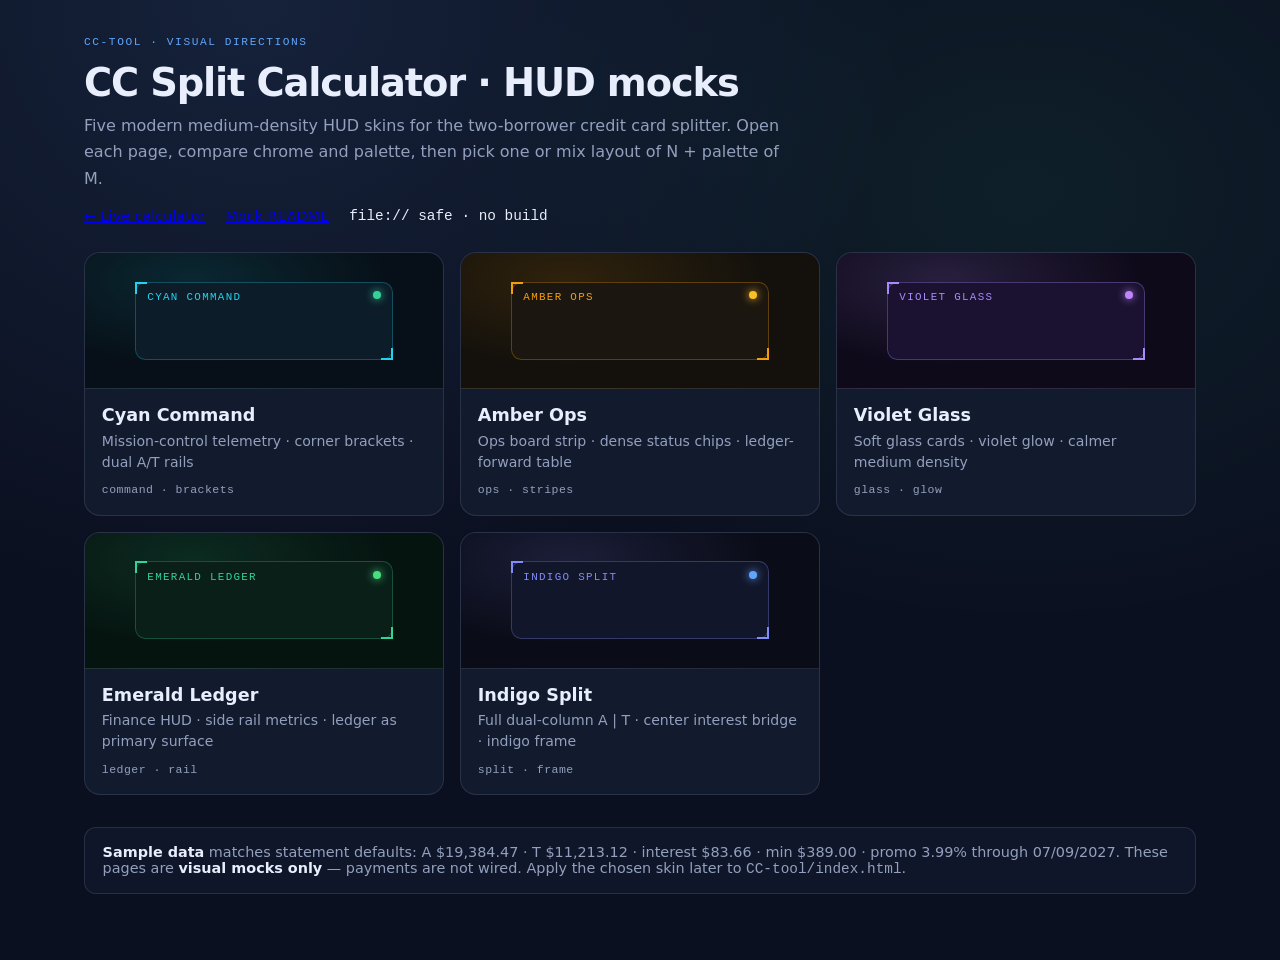
<file: docs/cc-tool/mockups/index.html>
<!DOCTYPE html>
<html lang="en">
<head>
  <meta charset="UTF-8" />
  <meta name="viewport" content="width=device-width, initial-scale=1.0" />
  <title>CC Split Calculator · HUD Mock Gallery</title>
  <meta name="robots" content="noindex" />
  <style>
    :root {
      --bg: #0b1020;
      --card: #121a2e;
      --text: #e8eefc;
      --muted: #93a0bd;
      --line: rgba(148,163,184,0.18);
      --accent: #60a5fa;
      --mono: "Cascadia Code", Consolas, ui-monospace, monospace;
      --display: "Segoe UI", system-ui, sans-serif;
    }
    * { box-sizing: border-box; }
    body {
      margin: 0;
      font-family: var(--display);
      background:
        radial-gradient(ellipse at 20% 0%, rgba(96,165,250,0.12), transparent 45%),
        radial-gradient(ellipse at 80% 20%, rgba(52,211,153,0.08), transparent 40%),
        var(--bg);
      color: var(--text);
      min-height: 100vh;
    }
    .wrap { max-width: 72rem; margin: 0 auto; padding: 2.25rem 1.25rem 4rem; }
    h1 { font-size: clamp(1.7rem, 4vw, 2.4rem); letter-spacing: -0.03em; margin: 0 0 0.5rem; }
    .lead { color: var(--muted); max-width: 44rem; line-height: 1.65; margin: 0 0 0.35rem; }
    .mono { font-family: var(--mono); }
    .hud-label {
      font-family: var(--mono); font-size: 0.7rem; letter-spacing: 0.14em;
      text-transform: uppercase; color: var(--accent); margin-bottom: 0.75rem;
    }
    .links { display: flex; flex-wrap: wrap; gap: 0.75rem 1.25rem; margin: 1rem 0 0.25rem; font-size: 0.9rem; }
    .grid {
      display: grid; gap: 1rem; margin-top: 1.75rem;
      grid-template-columns: 1fr;
    }
    @media (min-width: 640px) { .grid { grid-template-columns: repeat(2, 1fr); } }
    @media (min-width: 1024px) { .grid { grid-template-columns: repeat(3, 1fr); } }
    .card {
      display: flex; flex-direction: column; text-decoration: none; color: inherit;
      background: var(--card); border: 1px solid var(--line); border-radius: 1rem;
      overflow: hidden; transition: transform 0.15s ease, border-color 0.15s ease, box-shadow 0.15s ease;
    }
    .card:hover {
      transform: translateY(-3px);
      border-color: color-mix(in srgb, var(--c) 55%, transparent);
      box-shadow: 0 12px 40px rgba(0,0,0,0.28), 0 0 0 1px color-mix(in srgb, var(--c) 30%, transparent);
    }
    .swatch {
      height: 8.5rem; border-bottom: 1px solid var(--line);
      display: grid; place-items: center; position: relative;
    }
    .swatch-inner {
      width: 72%; height: 58%; border: 1px solid; border-radius: 0.65rem;
      display: flex; align-items: flex-start; justify-content: space-between;
      padding: 0.55rem 0.7rem; position: relative;
    }
    .swatch-inner::before {
      content: ''; position: absolute; top: -1px; left: -1px;
      width: 10px; height: 10px; border-top: 2px solid currentColor; border-left: 2px solid currentColor;
    }
    .swatch-inner::after {
      content: ''; position: absolute; bottom: -1px; right: -1px;
      width: 10px; height: 10px; border-bottom: 2px solid currentColor; border-right: 2px solid currentColor;
    }
    .card-body { padding: 1rem 1.05rem 1.15rem; }
    .card-body h2 { margin: 0 0 0.35rem; font-size: 1.1rem; }
    .card-body p { margin: 0; color: var(--muted); font-size: 0.88rem; line-height: 1.5; }
    .meta { margin-top: 0.65rem; font-size: 0.72rem; color: var(--muted); letter-spacing: 0.04em; }
    .note {
      margin-top: 2rem; padding: 1rem 1.1rem; border-radius: 12px;
      border: 1px solid var(--line); background: rgba(18,26,46,0.7); color: var(--muted); font-size: 0.9rem;
    }
  </style>
</head>
<body>
  <div class="wrap">
    <div class="hud-label">CC-tool · visual directions</div>
    <h1>CC Split Calculator · HUD mocks</h1>
    <p class="lead">
      Five modern medium-density HUD skins for the two-borrower credit card splitter.
      Open each page, compare chrome and palette, then pick one or mix layout of N + palette of M.
    </p>
    <div class="links">
      <a href="../index.html">← Live calculator</a>
      <a href="README.md">Mock README</a>
      <span class="mono muted">file:// safe · no build</span>
    </div>
    <div class="grid">
      
    <a class="card" href="01-cyan-command.html" style="--c:#22d3ee;--bgc:#071018">
      <div class="swatch" style="background:
        radial-gradient(ellipse at 30% 20%, rgba(34, 211, 238, 0.12), transparent 55%),
        #071018">
        <div class="swatch-inner" style="color:#22d3ee;border-color:rgba(34, 211, 238, 0.28);background:#0c1c28">
          <span style="font-family:var(--mono);font-size:0.68rem;letter-spacing:0.12em">CYAN COMMAND</span>
          <span style="width:8px;height:8px;border-radius:50%;background:#34d399;box-shadow:0 0 8px #34d399"></span>
        </div>
      </div>
      <div class="card-body">
        <h2>Cyan Command</h2>
        <p>Mission-control telemetry · corner brackets · dual A/T rails</p>
        <div class="meta mono">command · brackets</div>
      </div>
    </a>
    <a class="card" href="02-amber-ops.html" style="--c:#f59e0b;--bgc:#14110c">
      <div class="swatch" style="background:
        radial-gradient(ellipse at 30% 20%, rgba(245, 158, 11, 0.12), transparent 55%),
        #14110c">
        <div class="swatch-inner" style="color:#f59e0b;border-color:rgba(245, 158, 11, 0.3);background:#1c1610">
          <span style="font-family:var(--mono);font-size:0.68rem;letter-spacing:0.12em">AMBER OPS</span>
          <span style="width:8px;height:8px;border-radius:50%;background:#fbbf24;box-shadow:0 0 8px #fbbf24"></span>
        </div>
      </div>
      <div class="card-body">
        <h2>Amber Ops</h2>
        <p>Ops board strip · dense status chips · ledger-forward table</p>
        <div class="meta mono">ops · stripes</div>
      </div>
    </a>
    <a class="card" href="03-violet-glass.html" style="--c:#a78bfa;--bgc:#0f0a1a">
      <div class="swatch" style="background:
        radial-gradient(ellipse at 30% 20%, rgba(167, 139, 250, 0.16), transparent 55%),
        #0f0a1a">
        <div class="swatch-inner" style="color:#a78bfa;border-color:rgba(167, 139, 250, 0.32);background:#1a1230">
          <span style="font-family:var(--mono);font-size:0.68rem;letter-spacing:0.12em">VIOLET GLASS</span>
          <span style="width:8px;height:8px;border-radius:50%;background:#c084fc;box-shadow:0 0 8px #c084fc"></span>
        </div>
      </div>
      <div class="card-body">
        <h2>Violet Glass</h2>
        <p>Soft glass cards · violet glow · calmer medium density</p>
        <div class="meta mono">glass · glow</div>
      </div>
    </a>
    <a class="card" href="04-emerald-ledger.html" style="--c:#34d399;--bgc:#061410">
      <div class="swatch" style="background:
        radial-gradient(ellipse at 30% 20%, rgba(52, 211, 153, 0.12), transparent 55%),
        #061410">
        <div class="swatch-inner" style="color:#34d399;border-color:rgba(52, 211, 153, 0.28);background:#0a1f18">
          <span style="font-family:var(--mono);font-size:0.68rem;letter-spacing:0.12em">EMERALD LEDGER</span>
          <span style="width:8px;height:8px;border-radius:50%;background:#4ade80;box-shadow:0 0 8px #4ade80"></span>
        </div>
      </div>
      <div class="card-body">
        <h2>Emerald Ledger</h2>
        <p>Finance HUD · side rail metrics · ledger as primary surface</p>
        <div class="meta mono">ledger · rail</div>
      </div>
    </a>
    <a class="card" href="05-indigo-split.html" style="--c:#818cf8;--bgc:#0a0c18">
      <div class="swatch" style="background:
        radial-gradient(ellipse at 30% 20%, rgba(129, 140, 248, 0.14), transparent 55%),
        #0a0c18">
        <div class="swatch-inner" style="color:#818cf8;border-color:rgba(129, 140, 248, 0.3);background:#12162a">
          <span style="font-family:var(--mono);font-size:0.68rem;letter-spacing:0.12em">INDIGO SPLIT</span>
          <span style="width:8px;height:8px;border-radius:50%;background:#60a5fa;box-shadow:0 0 8px #60a5fa"></span>
        </div>
      </div>
      <div class="card-body">
        <h2>Indigo Split</h2>
        <p>Full dual-column A | T · center interest bridge · indigo frame</p>
        <div class="meta mono">split · frame</div>
      </div>
    </a>
    </div>
    <div class="note">
      <strong style="color:var(--text)">Sample data</strong> matches statement defaults:
      A $19,384.47 · T $11,213.12 · interest $83.66 · min $389.00 · promo 3.99% through 07/09/2027.
      These pages are <strong style="color:var(--text)">visual mocks only</strong> — payments are not wired.
      Apply the chosen skin later to <span class="mono">CC-tool/index.html</span>.
    </div>
  </div>
  <script>
    (function () { document.documentElement.setAttribute("data-hud-gallery", "1"); })();
  </script>
</body>
</html>
</file>
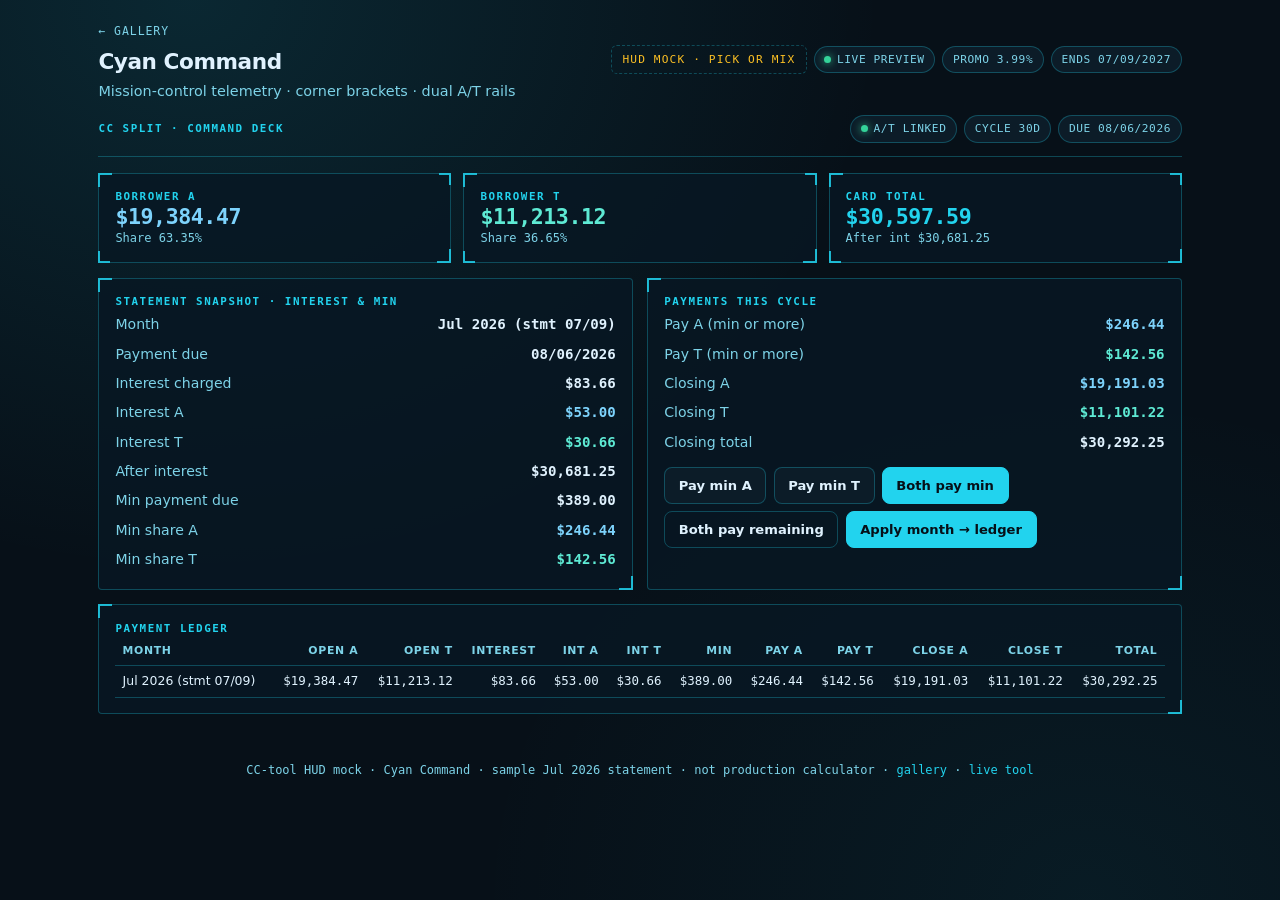
<file: docs/cc-tool/mockups/01-cyan-command.html>
<!DOCTYPE html>
<html lang="en">
<head>
  <meta charset="UTF-8" />
  <meta name="viewport" content="width=device-width, initial-scale=1.0" />
  <title>Cyan Command · CC Split HUD Mock</title>
  <meta name="robots" content="noindex" />
  <style>

:root {
  --accent: #22d3ee;
  --accent2: #67e8f9;
  --bg: #071018;
  --surface: rgba(8, 24, 36, 0.82);
  --surface2: #0c1c28;
  --text: #e0f2fe;
  --muted: #7dd3e8;
  --border: rgba(34, 211, 238, 0.28);
  --glow: rgba(34, 211, 238, 0.12);
  --a: #7dd3fc;
  --t: #5eead4;
  --status: #34d399;
  --warn: #fbbf24;
  --display: "Segoe UI", system-ui, sans-serif;
  --mono: "Cascadia Code", Consolas, ui-monospace, monospace;
}
* { box-sizing: border-box; }
body {
  margin: 0;
  font-family: var(--display);
  background: var(--bg);
  color: var(--text);
  min-height: 100vh;
  line-height: 1.45;
}
a { color: var(--accent); text-decoration: none; }
a:hover { text-decoration: underline; }
.mono { font-family: var(--mono); }
.muted { color: var(--muted); }
.hud-label {
  font-family: var(--mono);
  font-size: 0.68rem;
  letter-spacing: 0.14em;
  text-transform: uppercase;
  color: var(--accent);
  font-weight: 600;
}
.chip {
  display: inline-flex; align-items: center; gap: 0.35rem;
  font-family: var(--mono); font-size: 0.7rem; letter-spacing: 0.05em;
  padding: 0.28rem 0.6rem; border: 1px solid var(--border);
  border-radius: 999px; color: var(--muted); background: var(--surface2);
}
.status-dot {
  width: 7px; height: 7px; border-radius: 50%;
  background: var(--status); box-shadow: 0 0 8px var(--status);
  display: inline-block;
}
.panel {
  background: var(--surface);
  border: 1px solid var(--border);
  position: relative;
}
.metric {
  font-family: var(--mono);
  font-size: 1.35rem;
  font-weight: 650;
  letter-spacing: -0.02em;
  line-height: 1.15;
}
.metric.a { color: var(--a); }
.metric.t { color: var(--t); }
.metric.accent { color: var(--accent); }
.kv { display: flex; justify-content: space-between; gap: 0.75rem; padding: 0.28rem 0; font-size: 0.88rem; }
.kv .k { color: var(--muted); }
.kv .v { font-family: var(--mono); font-weight: 600; }
.btn {
  display: inline-flex; align-items: center; justify-content: center; gap: 0.35rem;
  padding: 0.5rem 0.85rem; border-radius: 8px; border: 1px solid var(--border);
  background: var(--surface2); color: var(--text); font-weight: 600; font-size: 0.82rem;
  cursor: default; font-family: var(--display);
}
.btn-primary { background: var(--accent); color: #061018; border-color: var(--accent); }
.btn-ghost { background: transparent; }
.btn-row { display: flex; flex-wrap: wrap; gap: 0.45rem; margin-top: 0.65rem; }
table.ledger {
  width: 100%; border-collapse: collapse; font-size: 0.78rem; font-family: var(--mono);
}
table.ledger th, table.ledger td {
  padding: 0.4rem 0.45rem; border-bottom: 1px solid var(--border); text-align: right; white-space: nowrap;
}
table.ledger th {
  color: var(--muted); font-family: var(--display); font-size: 0.68rem;
  text-transform: uppercase; letter-spacing: 0.06em; text-align: right;
}
table.ledger th:first-child, table.ledger td:first-child { text-align: left; font-family: var(--display); }
.tag-a { color: var(--a); }
.tag-t { color: var(--t); }
.back {
  font-family: var(--mono); font-size: 0.72rem; letter-spacing: 0.08em;
  text-transform: uppercase; color: var(--muted);
}
.mock-banner {
  font-family: var(--mono); font-size: 0.7rem; letter-spacing: 0.1em;
  text-transform: uppercase; color: var(--warn); border: 1px dashed var(--border);
  padding: 0.35rem 0.65rem; border-radius: 6px; display: inline-block;
}


.panel-bracket { border-radius: 4px; }
.panel-bracket::before, .panel-bracket::after {
  content: ''; position: absolute; width: 12px; height: 12px;
  border-color: var(--accent); border-style: solid; pointer-events: none; opacity: 0.85;
}
.panel-bracket::before { top: -1px; left: -1px; border-width: 2px 0 0 2px; }
.panel-bracket::after { bottom: -1px; right: -1px; border-width: 0 2px 2px 0; }
.bracket-tr { position: absolute; top: -1px; right: -1px; width: 12px; height: 12px;
  border-style: solid; border-color: var(--accent); border-width: 2px 2px 0 0; pointer-events: none; opacity: 0.85; }
.bracket-bl { position: absolute; bottom: -1px; left: -1px; width: 12px; height: 12px;
  border-style: solid; border-color: var(--accent); border-width: 0 0 2px 2px; pointer-events: none; opacity: 0.85; }
body {
  background:
    radial-gradient(ellipse at 15% 0%, var(--glow), transparent 45%),
    radial-gradient(ellipse at 85% 100%, rgba(34,211,238,0.06), transparent 40%),
    var(--bg);
}
.shell { max-width: 1120px; margin: 0 auto; padding: 1.1rem 1.15rem 2.5rem; }
.topbar {
  display: flex; flex-wrap: wrap; align-items: center; justify-content: space-between;
  gap: 0.75rem; margin-bottom: 1rem; padding-bottom: 0.85rem;
  border-bottom: 1px solid var(--border);
}
.grid-main { display: grid; grid-template-columns: 1fr 1fr; gap: 0.9rem; }
.grid-3 { display: grid; grid-template-columns: repeat(3, 1fr); gap: 0.75rem; margin-bottom: 0.9rem; }
.panel { padding: 0.95rem 1rem; border-radius: 4px; }
@media (max-width: 860px) {
  .grid-main, .grid-3 { grid-template-columns: 1fr; }
}

  </style>
</head>
<body data-mock-id="cyan-command" data-mock-name="Cyan Command" data-layout="command" data-chrome="brackets">

<div class="shell">
  
  <div class="top-meta" style="display:flex;flex-wrap:wrap;gap:0.65rem;align-items:center;justify-content:space-between;margin-bottom:0.85rem">
    <div>
      <a class="back" href="index.html">← Gallery</a>
      <h1 style="margin:0.35rem 0 0.2rem;font-size:1.35rem;letter-spacing:-0.02em">Cyan Command</h1>
      <p class="muted" style="margin:0;font-size:0.9rem">Mission-control telemetry · corner brackets · dual A/T rails</p>
    </div>
    <div style="display:flex;flex-wrap:wrap;gap:0.45rem;align-items:center">
      <span class="mock-banner">HUD mock · pick or mix</span>
      <span class="chip"><span class="status-dot"></span> LIVE PREVIEW</span>
      <span class="chip">PROMO 3.99%</span>
      <span class="chip">ENDS 07/09/2027</span>
    </div>
  </div>

  <div class="topbar">
    <div class="hud-label" style="margin:0">CC Split · Command deck</div>
    <div style="display:flex;gap:0.45rem;flex-wrap:wrap">
      <span class="chip"><span class="status-dot"></span> A/T LINKED</span>
      <span class="chip">CYCLE 30D</span>
      <span class="chip">DUE 08/06/2026</span>
    </div>
  </div>
  <div class="grid-3 region-summary" data-region="summary" aria-label="Running summary">
    <div class="panel panel-bracket">
      <span class="bracket-tr"></span><span class="bracket-bl"></span>
      <div class="hud-label">Borrower A</div>
      <div class="metric a" data-field="balance-a">$19,384.47</div>
      <div class="muted mono" style="font-size:0.75rem">Share 63.35%</div>
    </div>
    <div class="panel panel-bracket">
      <span class="bracket-tr"></span><span class="bracket-bl"></span>
      <div class="hud-label">Borrower T</div>
      <div class="metric t" data-field="balance-t">$11,213.12</div>
      <div class="muted mono" style="font-size:0.75rem">Share 36.65%</div>
    </div>
    <div class="panel panel-bracket">
      <span class="bracket-tr"></span><span class="bracket-bl"></span>
      <div class="hud-label">Card total</div>
      <div class="metric accent" data-field="balance-total">$30,597.59</div>
      <div class="muted mono" style="font-size:0.75rem">After int $30,681.25</div>
    </div>
  </div>
  <div class="grid-main">
    
<section class="region-interest panel panel-bracket" data-region="interest-min" aria-label="Interest and minimum split">
  <div class="hud-label">Statement snapshot · interest &amp; min</div>
  <div class="kv"><span class="k">Month</span><span class="v">Jul 2026 (stmt 07/09)</span></div>
  <div class="kv"><span class="k">Payment due</span><span class="v">08/06/2026</span></div>
  <div class="kv"><span class="k">Interest charged</span><span class="v accent mono" data-field="interest-total">$83.66</span></div>
  <div class="kv"><span class="k">Interest A</span><span class="v tag-a" data-field="interest-a">$53.00</span></div>
  <div class="kv"><span class="k">Interest T</span><span class="v tag-t" data-field="interest-t">$30.66</span></div>
  <div class="kv"><span class="k">After interest</span><span class="v" data-field="after-total">$30,681.25</span></div>
  <div class="kv"><span class="k">Min payment due</span><span class="v" data-field="min-total">$389.00</span></div>
  <div class="kv"><span class="k">Min share A</span><span class="v tag-a" data-field="min-a">$246.44</span></div>
  <div class="kv"><span class="k">Min share T</span><span class="v tag-t" data-field="min-t">$142.56</span></div>
</section>

    
<section class="region-payment panel panel-bracket" data-region="payment" aria-label="Payment actions">
  <div class="hud-label">Payments this cycle</div>
  <div class="kv"><span class="k">Pay A (min or more)</span><span class="v tag-a" data-field="pay-a">$246.44</span></div>
  <div class="kv"><span class="k">Pay T (min or more)</span><span class="v tag-t" data-field="pay-t">$142.56</span></div>
  <div class="kv"><span class="k">Closing A</span><span class="v tag-a" data-field="close-a">$19,191.03</span></div>
  <div class="kv"><span class="k">Closing T</span><span class="v tag-t" data-field="close-t">$11,101.22</span></div>
  <div class="kv"><span class="k">Closing total</span><span class="v" data-field="close-total">$30,292.25</span></div>
  <div class="btn-row" data-region="payment-actions">
    <span class="btn">Pay min A</span>
    <span class="btn">Pay min T</span>
    <span class="btn btn-primary">Both pay min</span>
    <span class="btn btn-ghost">Both pay remaining</span>
    <span class="btn btn-primary">Apply month → ledger</span>
  </div>
</section>

  </div>
  <div style="height:0.9rem"></div>
  
<section class="region-ledger panel panel-bracket" data-region="ledger" aria-label="Payment ledger">
  <div class="hud-label">Payment ledger</div>
  <div style="overflow-x:auto">
    <table class="ledger">
      <thead>
        <tr>
          <th>Month</th><th>Open A</th><th>Open T</th><th>Interest</th>
          <th>Int A</th><th>Int T</th><th>Min</th><th>Pay A</th><th>Pay T</th>
          <th>Close A</th><th>Close T</th><th>Total</th>
        </tr>
      </thead>
      <tbody>
        <tr>
          <td>Jul 2026 (stmt 07/09)</td>
          <td>$19,384.47</td>
          <td>$11,213.12</td>
          <td data-field="ledger-interest">$83.66</td>
          <td>$53.00</td>
          <td>$30.66</td>
          <td>$389.00</td>
          <td>$246.44</td>
          <td>$142.56</td>
          <td>$19,191.03</td>
          <td>$11,101.22</td>
          <td>$30,292.25</td>
        </tr>
      </tbody>
    </table>
  </div>
</section>

</div>

  <footer style="text-align:center;padding:0.5rem 1rem 1.5rem;color:var(--muted);font-size:0.75rem;font-family:var(--mono)">
    CC-tool HUD mock · Cyan Command · sample Jul 2026 statement · not production calculator ·
    <a href="index.html">gallery</a> · <a href="../index.html">live tool</a>
  </footer>
  <!-- plain script only; file:// safe, no ES modules -->
  <script>
    (function () {
      document.documentElement.setAttribute("data-hud-ready", "1");
    })();
  </script>
</body>
</html>
</file>
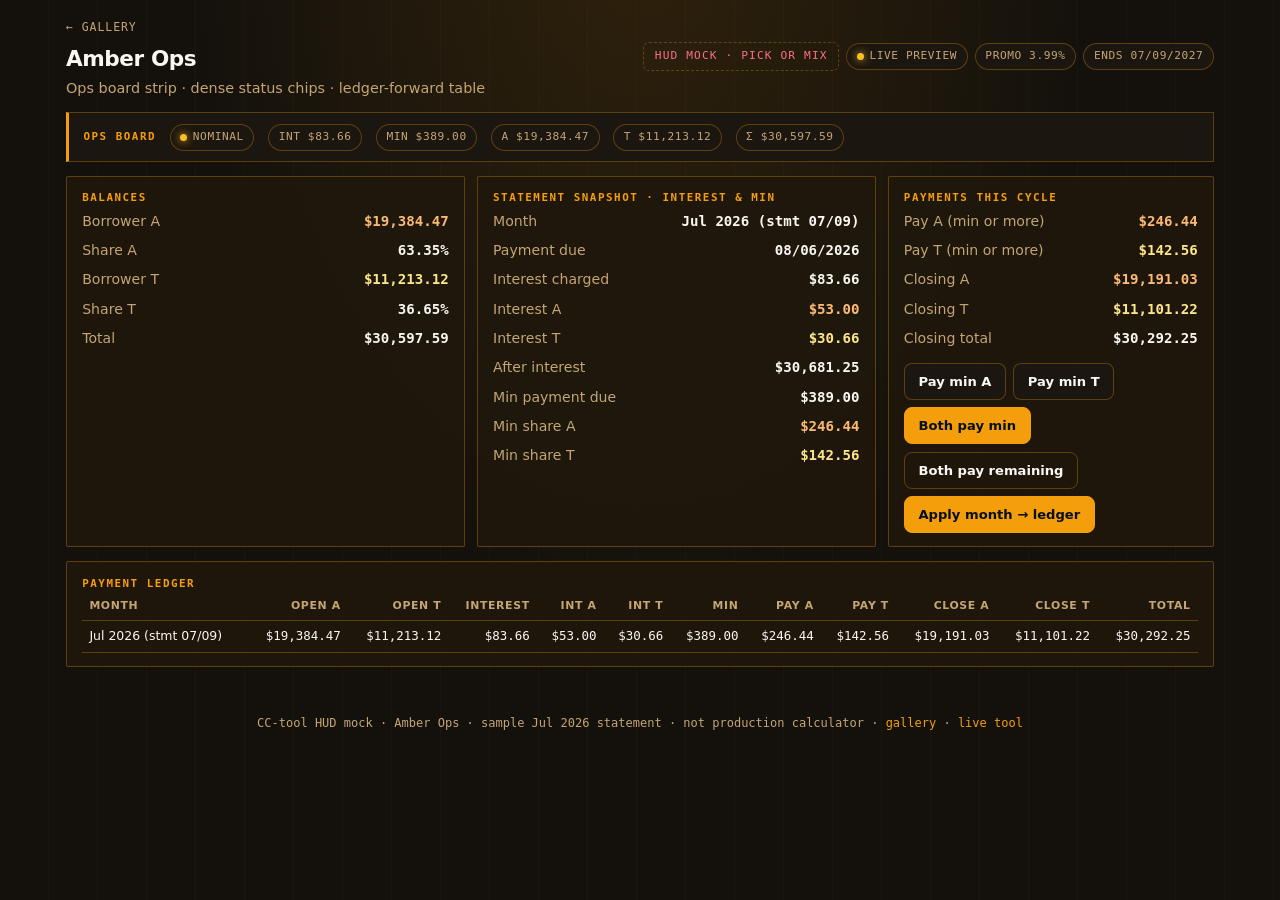
<file: docs/cc-tool/mockups/02-amber-ops.html>
<!DOCTYPE html>
<html lang="en">
<head>
  <meta charset="UTF-8" />
  <meta name="viewport" content="width=device-width, initial-scale=1.0" />
  <title>Amber Ops · CC Split HUD Mock</title>
  <meta name="robots" content="noindex" />
  <style>

:root {
  --accent: #f59e0b;
  --accent2: #fbbf24;
  --bg: #14110c;
  --surface: rgba(32, 24, 12, 0.9);
  --surface2: #1c1610;
  --text: #faf7f2;
  --muted: #c4a574;
  --border: rgba(245, 158, 11, 0.3);
  --glow: rgba(245, 158, 11, 0.12);
  --a: #fdba74;
  --t: #fde68a;
  --status: #fbbf24;
  --warn: #fb7185;
  --display: "Segoe UI", system-ui, sans-serif;
  --mono: "Cascadia Code", Consolas, ui-monospace, monospace;
}
* { box-sizing: border-box; }
body {
  margin: 0;
  font-family: var(--display);
  background: var(--bg);
  color: var(--text);
  min-height: 100vh;
  line-height: 1.45;
}
a { color: var(--accent); text-decoration: none; }
a:hover { text-decoration: underline; }
.mono { font-family: var(--mono); }
.muted { color: var(--muted); }
.hud-label {
  font-family: var(--mono);
  font-size: 0.68rem;
  letter-spacing: 0.14em;
  text-transform: uppercase;
  color: var(--accent);
  font-weight: 600;
}
.chip {
  display: inline-flex; align-items: center; gap: 0.35rem;
  font-family: var(--mono); font-size: 0.7rem; letter-spacing: 0.05em;
  padding: 0.28rem 0.6rem; border: 1px solid var(--border);
  border-radius: 999px; color: var(--muted); background: var(--surface2);
}
.status-dot {
  width: 7px; height: 7px; border-radius: 50%;
  background: var(--status); box-shadow: 0 0 8px var(--status);
  display: inline-block;
}
.panel {
  background: var(--surface);
  border: 1px solid var(--border);
  position: relative;
}
.metric {
  font-family: var(--mono);
  font-size: 1.35rem;
  font-weight: 650;
  letter-spacing: -0.02em;
  line-height: 1.15;
}
.metric.a { color: var(--a); }
.metric.t { color: var(--t); }
.metric.accent { color: var(--accent); }
.kv { display: flex; justify-content: space-between; gap: 0.75rem; padding: 0.28rem 0; font-size: 0.88rem; }
.kv .k { color: var(--muted); }
.kv .v { font-family: var(--mono); font-weight: 600; }
.btn {
  display: inline-flex; align-items: center; justify-content: center; gap: 0.35rem;
  padding: 0.5rem 0.85rem; border-radius: 8px; border: 1px solid var(--border);
  background: var(--surface2); color: var(--text); font-weight: 600; font-size: 0.82rem;
  cursor: default; font-family: var(--display);
}
.btn-primary { background: var(--accent); color: #061018; border-color: var(--accent); }
.btn-ghost { background: transparent; }
.btn-row { display: flex; flex-wrap: wrap; gap: 0.45rem; margin-top: 0.65rem; }
table.ledger {
  width: 100%; border-collapse: collapse; font-size: 0.78rem; font-family: var(--mono);
}
table.ledger th, table.ledger td {
  padding: 0.4rem 0.45rem; border-bottom: 1px solid var(--border); text-align: right; white-space: nowrap;
}
table.ledger th {
  color: var(--muted); font-family: var(--display); font-size: 0.68rem;
  text-transform: uppercase; letter-spacing: 0.06em; text-align: right;
}
table.ledger th:first-child, table.ledger td:first-child { text-align: left; font-family: var(--display); }
.tag-a { color: var(--a); }
.tag-t { color: var(--t); }
.back {
  font-family: var(--mono); font-size: 0.72rem; letter-spacing: 0.08em;
  text-transform: uppercase; color: var(--muted);
}
.mock-banner {
  font-family: var(--mono); font-size: 0.7rem; letter-spacing: 0.1em;
  text-transform: uppercase; color: var(--warn); border: 1px dashed var(--border);
  padding: 0.35rem 0.65rem; border-radius: 6px; display: inline-block;
}


body {
  background:
    repeating-linear-gradient(90deg, transparent, transparent 48px, rgba(245,158,11,0.03) 48px, rgba(245,158,11,0.03) 49px),
    radial-gradient(ellipse at 50% -10%, var(--glow), transparent 50%),
    var(--bg);
}
.shell { max-width: 1180px; margin: 0 auto; padding: 0.9rem 1rem 2.5rem; }
.ops-strip {
  display: flex; flex-wrap: wrap; gap: 0.5rem 0.85rem; align-items: center;
  padding: 0.65rem 0.9rem; margin-bottom: 0.85rem;
  background: var(--surface2); border: 1px solid var(--border);
  border-left: 3px solid var(--accent);
}
.panel { padding: 0.85rem 0.95rem; border-radius: 2px; }
.grid-ops { display: grid; grid-template-columns: 1.1fr 1.1fr 0.9fr; gap: 0.75rem; margin-bottom: 0.85rem; }
.ledger-panel { margin-top: 0.85rem; }
@media (max-width: 900px) { .grid-ops { grid-template-columns: 1fr; } }

  </style>
</head>
<body data-mock-id="amber-ops" data-mock-name="Amber Ops" data-layout="ops" data-chrome="stripes">

<div class="shell">
  
  <div class="top-meta" style="display:flex;flex-wrap:wrap;gap:0.65rem;align-items:center;justify-content:space-between;margin-bottom:0.85rem">
    <div>
      <a class="back" href="index.html">← Gallery</a>
      <h1 style="margin:0.35rem 0 0.2rem;font-size:1.35rem;letter-spacing:-0.02em">Amber Ops</h1>
      <p class="muted" style="margin:0;font-size:0.9rem">Ops board strip · dense status chips · ledger-forward table</p>
    </div>
    <div style="display:flex;flex-wrap:wrap;gap:0.45rem;align-items:center">
      <span class="mock-banner">HUD mock · pick or mix</span>
      <span class="chip"><span class="status-dot"></span> LIVE PREVIEW</span>
      <span class="chip">PROMO 3.99%</span>
      <span class="chip">ENDS 07/09/2027</span>
    </div>
  </div>

  <div class="ops-strip">
    <span class="hud-label" style="margin:0">Ops board</span>
    <span class="chip"><span class="status-dot"></span> NOMINAL</span>
    <span class="chip">INT $83.66</span>
    <span class="chip">MIN $389.00</span>
    <span class="chip">A $19,384.47</span>
    <span class="chip">T $11,213.12</span>
    <span class="chip">Σ $30,597.59</span>
  </div>
  <div class="grid-ops">
    <div class="panel region-summary" data-region="summary">
      <div class="hud-label">Balances</div>
      <div class="kv"><span class="k">Borrower A</span><span class="v tag-a" data-field="balance-a">$19,384.47</span></div>
      <div class="kv"><span class="k">Share A</span><span class="v">63.35%</span></div>
      <div class="kv"><span class="k">Borrower T</span><span class="v tag-t" data-field="balance-t">$11,213.12</span></div>
      <div class="kv"><span class="k">Share T</span><span class="v">36.65%</span></div>
      <div class="kv"><span class="k">Total</span><span class="v" data-field="balance-total">$30,597.59</span></div>
    </div>
    
<section class="region-interest panel" data-region="interest-min" aria-label="Interest and minimum split">
  <div class="hud-label">Statement snapshot · interest &amp; min</div>
  <div class="kv"><span class="k">Month</span><span class="v">Jul 2026 (stmt 07/09)</span></div>
  <div class="kv"><span class="k">Payment due</span><span class="v">08/06/2026</span></div>
  <div class="kv"><span class="k">Interest charged</span><span class="v accent mono" data-field="interest-total">$83.66</span></div>
  <div class="kv"><span class="k">Interest A</span><span class="v tag-a" data-field="interest-a">$53.00</span></div>
  <div class="kv"><span class="k">Interest T</span><span class="v tag-t" data-field="interest-t">$30.66</span></div>
  <div class="kv"><span class="k">After interest</span><span class="v" data-field="after-total">$30,681.25</span></div>
  <div class="kv"><span class="k">Min payment due</span><span class="v" data-field="min-total">$389.00</span></div>
  <div class="kv"><span class="k">Min share A</span><span class="v tag-a" data-field="min-a">$246.44</span></div>
  <div class="kv"><span class="k">Min share T</span><span class="v tag-t" data-field="min-t">$142.56</span></div>
</section>

    
<section class="region-payment panel" data-region="payment" aria-label="Payment actions">
  <div class="hud-label">Payments this cycle</div>
  <div class="kv"><span class="k">Pay A (min or more)</span><span class="v tag-a" data-field="pay-a">$246.44</span></div>
  <div class="kv"><span class="k">Pay T (min or more)</span><span class="v tag-t" data-field="pay-t">$142.56</span></div>
  <div class="kv"><span class="k">Closing A</span><span class="v tag-a" data-field="close-a">$19,191.03</span></div>
  <div class="kv"><span class="k">Closing T</span><span class="v tag-t" data-field="close-t">$11,101.22</span></div>
  <div class="kv"><span class="k">Closing total</span><span class="v" data-field="close-total">$30,292.25</span></div>
  <div class="btn-row" data-region="payment-actions">
    <span class="btn">Pay min A</span>
    <span class="btn">Pay min T</span>
    <span class="btn btn-primary">Both pay min</span>
    <span class="btn btn-ghost">Both pay remaining</span>
    <span class="btn btn-primary">Apply month → ledger</span>
  </div>
</section>

  </div>
  <div class="ledger-panel">
    
<section class="region-ledger panel" data-region="ledger" aria-label="Payment ledger">
  <div class="hud-label">Payment ledger</div>
  <div style="overflow-x:auto">
    <table class="ledger">
      <thead>
        <tr>
          <th>Month</th><th>Open A</th><th>Open T</th><th>Interest</th>
          <th>Int A</th><th>Int T</th><th>Min</th><th>Pay A</th><th>Pay T</th>
          <th>Close A</th><th>Close T</th><th>Total</th>
        </tr>
      </thead>
      <tbody>
        <tr>
          <td>Jul 2026 (stmt 07/09)</td>
          <td>$19,384.47</td>
          <td>$11,213.12</td>
          <td data-field="ledger-interest">$83.66</td>
          <td>$53.00</td>
          <td>$30.66</td>
          <td>$389.00</td>
          <td>$246.44</td>
          <td>$142.56</td>
          <td>$19,191.03</td>
          <td>$11,101.22</td>
          <td>$30,292.25</td>
        </tr>
      </tbody>
    </table>
  </div>
</section>

  </div>
</div>

  <footer style="text-align:center;padding:0.5rem 1rem 1.5rem;color:var(--muted);font-size:0.75rem;font-family:var(--mono)">
    CC-tool HUD mock · Amber Ops · sample Jul 2026 statement · not production calculator ·
    <a href="index.html">gallery</a> · <a href="../index.html">live tool</a>
  </footer>
  <!-- plain script only; file:// safe, no ES modules -->
  <script>
    (function () {
      document.documentElement.setAttribute("data-hud-ready", "1");
    })();
  </script>
</body>
</html>
</file>
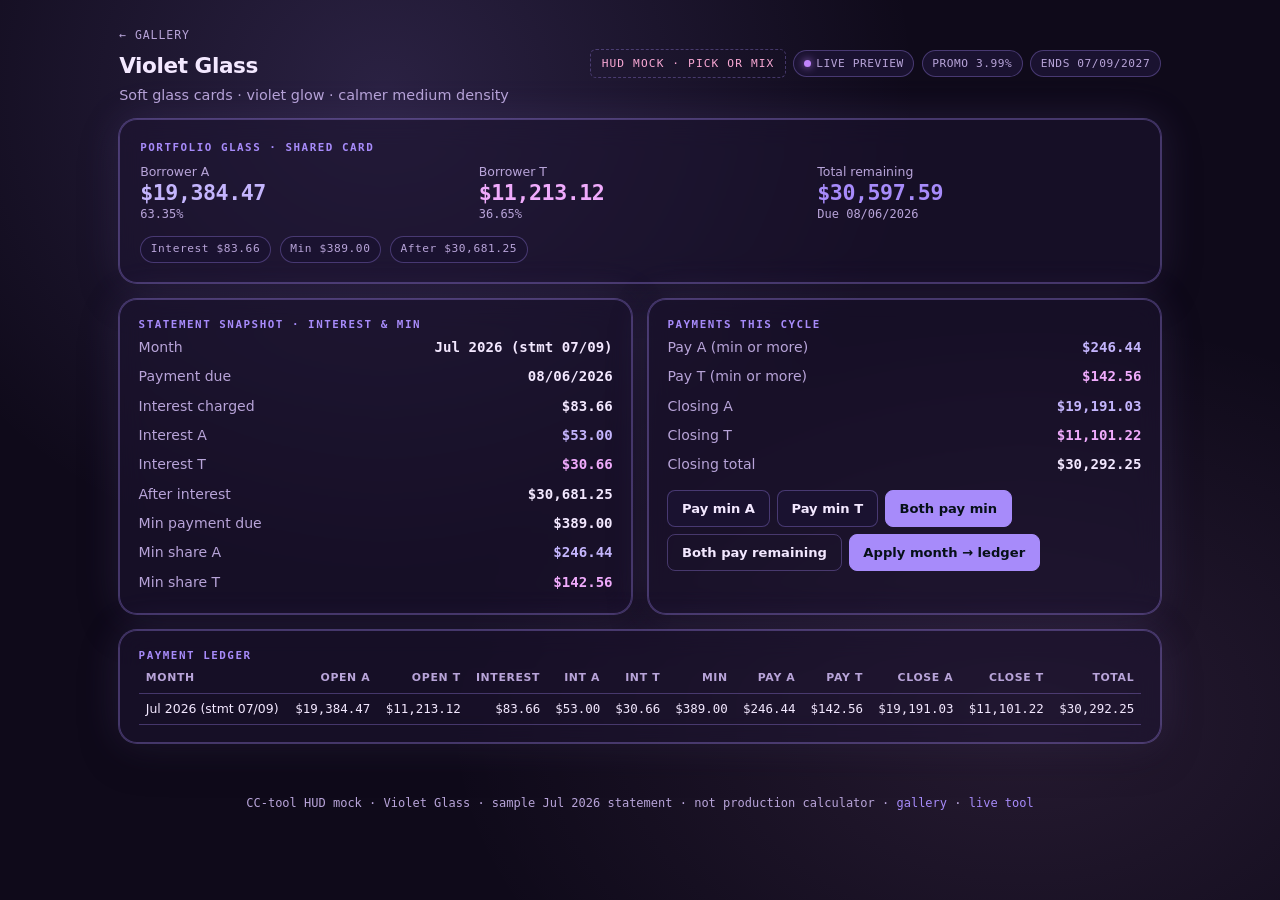
<file: docs/cc-tool/mockups/03-violet-glass.html>
<!DOCTYPE html>
<html lang="en">
<head>
  <meta charset="UTF-8" />
  <meta name="viewport" content="width=device-width, initial-scale=1.0" />
  <title>Violet Glass · CC Split HUD Mock</title>
  <meta name="robots" content="noindex" />
  <style>

:root {
  --accent: #a78bfa;
  --accent2: #c4b5fd;
  --bg: #0f0a1a;
  --surface: rgba(30, 20, 50, 0.55);
  --surface2: #1a1230;
  --text: #f3e8ff;
  --muted: #b8a4d9;
  --border: rgba(167, 139, 250, 0.32);
  --glow: rgba(167, 139, 250, 0.16);
  --a: #c4b5fd;
  --t: #f0abfc;
  --status: #c084fc;
  --warn: #f9a8d4;
  --display: "Segoe UI", system-ui, sans-serif;
  --mono: "Cascadia Code", Consolas, ui-monospace, monospace;
}
* { box-sizing: border-box; }
body {
  margin: 0;
  font-family: var(--display);
  background: var(--bg);
  color: var(--text);
  min-height: 100vh;
  line-height: 1.45;
}
a { color: var(--accent); text-decoration: none; }
a:hover { text-decoration: underline; }
.mono { font-family: var(--mono); }
.muted { color: var(--muted); }
.hud-label {
  font-family: var(--mono);
  font-size: 0.68rem;
  letter-spacing: 0.14em;
  text-transform: uppercase;
  color: var(--accent);
  font-weight: 600;
}
.chip {
  display: inline-flex; align-items: center; gap: 0.35rem;
  font-family: var(--mono); font-size: 0.7rem; letter-spacing: 0.05em;
  padding: 0.28rem 0.6rem; border: 1px solid var(--border);
  border-radius: 999px; color: var(--muted); background: var(--surface2);
}
.status-dot {
  width: 7px; height: 7px; border-radius: 50%;
  background: var(--status); box-shadow: 0 0 8px var(--status);
  display: inline-block;
}
.panel {
  background: var(--surface);
  border: 1px solid var(--border);
  position: relative;
}
.metric {
  font-family: var(--mono);
  font-size: 1.35rem;
  font-weight: 650;
  letter-spacing: -0.02em;
  line-height: 1.15;
}
.metric.a { color: var(--a); }
.metric.t { color: var(--t); }
.metric.accent { color: var(--accent); }
.kv { display: flex; justify-content: space-between; gap: 0.75rem; padding: 0.28rem 0; font-size: 0.88rem; }
.kv .k { color: var(--muted); }
.kv .v { font-family: var(--mono); font-weight: 600; }
.btn {
  display: inline-flex; align-items: center; justify-content: center; gap: 0.35rem;
  padding: 0.5rem 0.85rem; border-radius: 8px; border: 1px solid var(--border);
  background: var(--surface2); color: var(--text); font-weight: 600; font-size: 0.82rem;
  cursor: default; font-family: var(--display);
}
.btn-primary { background: var(--accent); color: #061018; border-color: var(--accent); }
.btn-ghost { background: transparent; }
.btn-row { display: flex; flex-wrap: wrap; gap: 0.45rem; margin-top: 0.65rem; }
table.ledger {
  width: 100%; border-collapse: collapse; font-size: 0.78rem; font-family: var(--mono);
}
table.ledger th, table.ledger td {
  padding: 0.4rem 0.45rem; border-bottom: 1px solid var(--border); text-align: right; white-space: nowrap;
}
table.ledger th {
  color: var(--muted); font-family: var(--display); font-size: 0.68rem;
  text-transform: uppercase; letter-spacing: 0.06em; text-align: right;
}
table.ledger th:first-child, table.ledger td:first-child { text-align: left; font-family: var(--display); }
.tag-a { color: var(--a); }
.tag-t { color: var(--t); }
.back {
  font-family: var(--mono); font-size: 0.72rem; letter-spacing: 0.08em;
  text-transform: uppercase; color: var(--muted);
}
.mock-banner {
  font-family: var(--mono); font-size: 0.7rem; letter-spacing: 0.1em;
  text-transform: uppercase; color: var(--warn); border: 1px dashed var(--border);
  padding: 0.35rem 0.65rem; border-radius: 6px; display: inline-block;
}


body {
  background:
    radial-gradient(ellipse at 30% 10%, rgba(167,139,250,0.18), transparent 42%),
    radial-gradient(ellipse at 80% 80%, rgba(240,171,252,0.1), transparent 40%),
    var(--bg);
}
.shell { max-width: 1080px; margin: 0 auto; padding: 1.35rem 1.2rem 2.75rem; }
.panel {
  padding: 1.05rem 1.15rem; border-radius: 18px;
  backdrop-filter: blur(14px); -webkit-backdrop-filter: blur(14px);
  box-shadow: 0 0 0 1px var(--border), 0 12px 40px rgba(0,0,0,0.25), 0 0 40px var(--glow);
}
.glass-hero {
  margin-bottom: 1rem; padding: 1.2rem 1.25rem;
}
.grid-glass { display: grid; grid-template-columns: 1fr 1fr; gap: 1rem; margin-bottom: 1rem; }
.summary-pills { display: flex; flex-wrap: wrap; gap: 0.55rem; margin-top: 0.75rem; }
@media (max-width: 800px) { .grid-glass { grid-template-columns: 1fr; } }

  </style>
</head>
<body data-mock-id="violet-glass" data-mock-name="Violet Glass" data-layout="glass" data-chrome="glow">

<div class="shell">
  
  <div class="top-meta" style="display:flex;flex-wrap:wrap;gap:0.65rem;align-items:center;justify-content:space-between;margin-bottom:0.85rem">
    <div>
      <a class="back" href="index.html">← Gallery</a>
      <h1 style="margin:0.35rem 0 0.2rem;font-size:1.35rem;letter-spacing:-0.02em">Violet Glass</h1>
      <p class="muted" style="margin:0;font-size:0.9rem">Soft glass cards · violet glow · calmer medium density</p>
    </div>
    <div style="display:flex;flex-wrap:wrap;gap:0.45rem;align-items:center">
      <span class="mock-banner">HUD mock · pick or mix</span>
      <span class="chip"><span class="status-dot"></span> LIVE PREVIEW</span>
      <span class="chip">PROMO 3.99%</span>
      <span class="chip">ENDS 07/09/2027</span>
    </div>
  </div>

  <div class="panel glass-hero region-summary" data-region="summary">
    <div class="hud-label">Portfolio glass · shared card</div>
    <div style="display:grid;grid-template-columns:repeat(3,1fr);gap:1rem;margin-top:0.5rem">
      <div>
        <div class="muted" style="font-size:0.78rem">Borrower A</div>
        <div class="metric a" data-field="balance-a">$19,384.47</div>
        <div class="muted mono" style="font-size:0.75rem">63.35%</div>
      </div>
      <div>
        <div class="muted" style="font-size:0.78rem">Borrower T</div>
        <div class="metric t" data-field="balance-t">$11,213.12</div>
        <div class="muted mono" style="font-size:0.75rem">36.65%</div>
      </div>
      <div>
        <div class="muted" style="font-size:0.78rem">Total remaining</div>
        <div class="metric accent" data-field="balance-total">$30,597.59</div>
        <div class="muted mono" style="font-size:0.75rem">Due 08/06/2026</div>
      </div>
    </div>
    <div class="summary-pills">
      <span class="chip">Interest $83.66</span>
      <span class="chip">Min $389.00</span>
      <span class="chip">After $30,681.25</span>
    </div>
  </div>
  <div class="grid-glass">
    
<section class="region-interest panel" data-region="interest-min" aria-label="Interest and minimum split">
  <div class="hud-label">Statement snapshot · interest &amp; min</div>
  <div class="kv"><span class="k">Month</span><span class="v">Jul 2026 (stmt 07/09)</span></div>
  <div class="kv"><span class="k">Payment due</span><span class="v">08/06/2026</span></div>
  <div class="kv"><span class="k">Interest charged</span><span class="v accent mono" data-field="interest-total">$83.66</span></div>
  <div class="kv"><span class="k">Interest A</span><span class="v tag-a" data-field="interest-a">$53.00</span></div>
  <div class="kv"><span class="k">Interest T</span><span class="v tag-t" data-field="interest-t">$30.66</span></div>
  <div class="kv"><span class="k">After interest</span><span class="v" data-field="after-total">$30,681.25</span></div>
  <div class="kv"><span class="k">Min payment due</span><span class="v" data-field="min-total">$389.00</span></div>
  <div class="kv"><span class="k">Min share A</span><span class="v tag-a" data-field="min-a">$246.44</span></div>
  <div class="kv"><span class="k">Min share T</span><span class="v tag-t" data-field="min-t">$142.56</span></div>
</section>

    
<section class="region-payment panel" data-region="payment" aria-label="Payment actions">
  <div class="hud-label">Payments this cycle</div>
  <div class="kv"><span class="k">Pay A (min or more)</span><span class="v tag-a" data-field="pay-a">$246.44</span></div>
  <div class="kv"><span class="k">Pay T (min or more)</span><span class="v tag-t" data-field="pay-t">$142.56</span></div>
  <div class="kv"><span class="k">Closing A</span><span class="v tag-a" data-field="close-a">$19,191.03</span></div>
  <div class="kv"><span class="k">Closing T</span><span class="v tag-t" data-field="close-t">$11,101.22</span></div>
  <div class="kv"><span class="k">Closing total</span><span class="v" data-field="close-total">$30,292.25</span></div>
  <div class="btn-row" data-region="payment-actions">
    <span class="btn">Pay min A</span>
    <span class="btn">Pay min T</span>
    <span class="btn btn-primary">Both pay min</span>
    <span class="btn btn-ghost">Both pay remaining</span>
    <span class="btn btn-primary">Apply month → ledger</span>
  </div>
</section>

  </div>
  
<section class="region-ledger panel" data-region="ledger" aria-label="Payment ledger">
  <div class="hud-label">Payment ledger</div>
  <div style="overflow-x:auto">
    <table class="ledger">
      <thead>
        <tr>
          <th>Month</th><th>Open A</th><th>Open T</th><th>Interest</th>
          <th>Int A</th><th>Int T</th><th>Min</th><th>Pay A</th><th>Pay T</th>
          <th>Close A</th><th>Close T</th><th>Total</th>
        </tr>
      </thead>
      <tbody>
        <tr>
          <td>Jul 2026 (stmt 07/09)</td>
          <td>$19,384.47</td>
          <td>$11,213.12</td>
          <td data-field="ledger-interest">$83.66</td>
          <td>$53.00</td>
          <td>$30.66</td>
          <td>$389.00</td>
          <td>$246.44</td>
          <td>$142.56</td>
          <td>$19,191.03</td>
          <td>$11,101.22</td>
          <td>$30,292.25</td>
        </tr>
      </tbody>
    </table>
  </div>
</section>

</div>

  <footer style="text-align:center;padding:0.5rem 1rem 1.5rem;color:var(--muted);font-size:0.75rem;font-family:var(--mono)">
    CC-tool HUD mock · Violet Glass · sample Jul 2026 statement · not production calculator ·
    <a href="index.html">gallery</a> · <a href="../index.html">live tool</a>
  </footer>
  <!-- plain script only; file:// safe, no ES modules -->
  <script>
    (function () {
      document.documentElement.setAttribute("data-hud-ready", "1");
    })();
  </script>
</body>
</html>
</file>
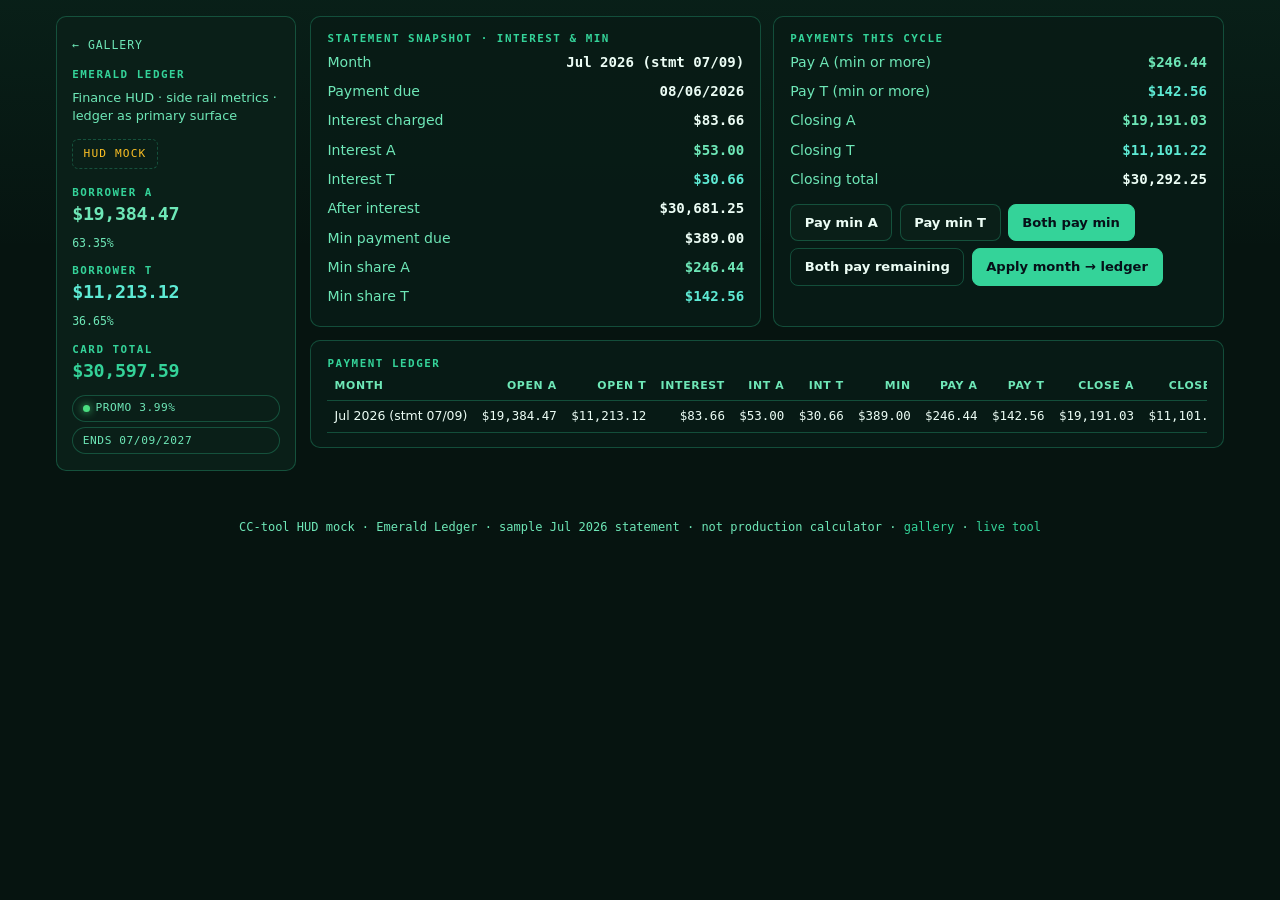
<file: docs/cc-tool/mockups/04-emerald-ledger.html>
<!DOCTYPE html>
<html lang="en">
<head>
  <meta charset="UTF-8" />
  <meta name="viewport" content="width=device-width, initial-scale=1.0" />
  <title>Emerald Ledger · CC Split HUD Mock</title>
  <meta name="robots" content="noindex" />
  <style>

:root {
  --accent: #34d399;
  --accent2: #6ee7b7;
  --bg: #061410;
  --surface: rgba(8, 28, 22, 0.88);
  --surface2: #0a1f18;
  --text: #ecfdf5;
  --muted: #6ee7b7;
  --border: rgba(52, 211, 153, 0.28);
  --glow: rgba(52, 211, 153, 0.12);
  --a: #6ee7b7;
  --t: #5eead4;
  --status: #4ade80;
  --warn: #fbbf24;
  --display: "Segoe UI", system-ui, sans-serif;
  --mono: "Cascadia Code", Consolas, ui-monospace, monospace;
}
* { box-sizing: border-box; }
body {
  margin: 0;
  font-family: var(--display);
  background: var(--bg);
  color: var(--text);
  min-height: 100vh;
  line-height: 1.45;
}
a { color: var(--accent); text-decoration: none; }
a:hover { text-decoration: underline; }
.mono { font-family: var(--mono); }
.muted { color: var(--muted); }
.hud-label {
  font-family: var(--mono);
  font-size: 0.68rem;
  letter-spacing: 0.14em;
  text-transform: uppercase;
  color: var(--accent);
  font-weight: 600;
}
.chip {
  display: inline-flex; align-items: center; gap: 0.35rem;
  font-family: var(--mono); font-size: 0.7rem; letter-spacing: 0.05em;
  padding: 0.28rem 0.6rem; border: 1px solid var(--border);
  border-radius: 999px; color: var(--muted); background: var(--surface2);
}
.status-dot {
  width: 7px; height: 7px; border-radius: 50%;
  background: var(--status); box-shadow: 0 0 8px var(--status);
  display: inline-block;
}
.panel {
  background: var(--surface);
  border: 1px solid var(--border);
  position: relative;
}
.metric {
  font-family: var(--mono);
  font-size: 1.35rem;
  font-weight: 650;
  letter-spacing: -0.02em;
  line-height: 1.15;
}
.metric.a { color: var(--a); }
.metric.t { color: var(--t); }
.metric.accent { color: var(--accent); }
.kv { display: flex; justify-content: space-between; gap: 0.75rem; padding: 0.28rem 0; font-size: 0.88rem; }
.kv .k { color: var(--muted); }
.kv .v { font-family: var(--mono); font-weight: 600; }
.btn {
  display: inline-flex; align-items: center; justify-content: center; gap: 0.35rem;
  padding: 0.5rem 0.85rem; border-radius: 8px; border: 1px solid var(--border);
  background: var(--surface2); color: var(--text); font-weight: 600; font-size: 0.82rem;
  cursor: default; font-family: var(--display);
}
.btn-primary { background: var(--accent); color: #061018; border-color: var(--accent); }
.btn-ghost { background: transparent; }
.btn-row { display: flex; flex-wrap: wrap; gap: 0.45rem; margin-top: 0.65rem; }
table.ledger {
  width: 100%; border-collapse: collapse; font-size: 0.78rem; font-family: var(--mono);
}
table.ledger th, table.ledger td {
  padding: 0.4rem 0.45rem; border-bottom: 1px solid var(--border); text-align: right; white-space: nowrap;
}
table.ledger th {
  color: var(--muted); font-family: var(--display); font-size: 0.68rem;
  text-transform: uppercase; letter-spacing: 0.06em; text-align: right;
}
table.ledger th:first-child, table.ledger td:first-child { text-align: left; font-family: var(--display); }
.tag-a { color: var(--a); }
.tag-t { color: var(--t); }
.back {
  font-family: var(--mono); font-size: 0.72rem; letter-spacing: 0.08em;
  text-transform: uppercase; color: var(--muted);
}
.mock-banner {
  font-family: var(--mono); font-size: 0.7rem; letter-spacing: 0.1em;
  text-transform: uppercase; color: var(--warn); border: 1px dashed var(--border);
  padding: 0.35rem 0.65rem; border-radius: 6px; display: inline-block;
}


body {
  background:
    linear-gradient(180deg, rgba(52,211,153,0.06), transparent 28%),
    var(--bg);
}
.shell {
  max-width: 1200px; margin: 0 auto; padding: 1rem 1rem 2.5rem;
  display: grid; grid-template-columns: 240px 1fr; gap: 0.9rem;
}
.rail {
  position: sticky; top: 0.75rem; align-self: start;
  padding: 0.95rem; border-radius: 10px;
  background: var(--surface2); border: 1px solid var(--border);
}
.rail .metric { font-size: 1.15rem; margin: 0.15rem 0 0.65rem; }
.main-col { min-width: 0; }
.panel { padding: 0.9rem 1rem; border-radius: 10px; margin-bottom: 0.85rem; }
.grid-2 { display: grid; grid-template-columns: 1fr 1fr; gap: 0.75rem; }
@media (max-width: 900px) {
  .shell { grid-template-columns: 1fr; }
  .rail { position: static; }
  .grid-2 { grid-template-columns: 1fr; }
}

  </style>
</head>
<body data-mock-id="emerald-ledger" data-mock-name="Emerald Ledger" data-layout="ledger" data-chrome="rail">

<div class="shell">
  <aside class="rail region-summary" data-region="summary">
    <a class="back" href="index.html">← Gallery</a>
    <div class="hud-label" style="margin-top:0.75rem">Emerald Ledger</div>
    <p class="muted" style="font-size:0.8rem;margin:0.35rem 0 0.85rem">Finance HUD · side rail metrics · ledger as primary surface</p>
    <span class="mock-banner">HUD mock</span>
    <div style="margin-top:1rem" class="hud-label">Borrower A</div>
    <div class="metric a" data-field="balance-a">$19,384.47</div>
    <div class="muted mono" style="font-size:0.72rem;margin-bottom:0.75rem">63.35%</div>
    <div class="hud-label">Borrower T</div>
    <div class="metric t" data-field="balance-t">$11,213.12</div>
    <div class="muted mono" style="font-size:0.72rem;margin-bottom:0.75rem">36.65%</div>
    <div class="hud-label">Card total</div>
    <div class="metric accent" data-field="balance-total">$30,597.59</div>
    <div style="margin-top:0.85rem;display:flex;flex-direction:column;gap:0.35rem">
      <span class="chip"><span class="status-dot"></span> PROMO 3.99%</span>
      <span class="chip">ENDS 07/09/2027</span>
    </div>
  </aside>
  <div class="main-col">
    <div class="grid-2">
      
<section class="region-interest panel" data-region="interest-min" aria-label="Interest and minimum split">
  <div class="hud-label">Statement snapshot · interest &amp; min</div>
  <div class="kv"><span class="k">Month</span><span class="v">Jul 2026 (stmt 07/09)</span></div>
  <div class="kv"><span class="k">Payment due</span><span class="v">08/06/2026</span></div>
  <div class="kv"><span class="k">Interest charged</span><span class="v accent mono" data-field="interest-total">$83.66</span></div>
  <div class="kv"><span class="k">Interest A</span><span class="v tag-a" data-field="interest-a">$53.00</span></div>
  <div class="kv"><span class="k">Interest T</span><span class="v tag-t" data-field="interest-t">$30.66</span></div>
  <div class="kv"><span class="k">After interest</span><span class="v" data-field="after-total">$30,681.25</span></div>
  <div class="kv"><span class="k">Min payment due</span><span class="v" data-field="min-total">$389.00</span></div>
  <div class="kv"><span class="k">Min share A</span><span class="v tag-a" data-field="min-a">$246.44</span></div>
  <div class="kv"><span class="k">Min share T</span><span class="v tag-t" data-field="min-t">$142.56</span></div>
</section>

      
<section class="region-payment panel" data-region="payment" aria-label="Payment actions">
  <div class="hud-label">Payments this cycle</div>
  <div class="kv"><span class="k">Pay A (min or more)</span><span class="v tag-a" data-field="pay-a">$246.44</span></div>
  <div class="kv"><span class="k">Pay T (min or more)</span><span class="v tag-t" data-field="pay-t">$142.56</span></div>
  <div class="kv"><span class="k">Closing A</span><span class="v tag-a" data-field="close-a">$19,191.03</span></div>
  <div class="kv"><span class="k">Closing T</span><span class="v tag-t" data-field="close-t">$11,101.22</span></div>
  <div class="kv"><span class="k">Closing total</span><span class="v" data-field="close-total">$30,292.25</span></div>
  <div class="btn-row" data-region="payment-actions">
    <span class="btn">Pay min A</span>
    <span class="btn">Pay min T</span>
    <span class="btn btn-primary">Both pay min</span>
    <span class="btn btn-ghost">Both pay remaining</span>
    <span class="btn btn-primary">Apply month → ledger</span>
  </div>
</section>

    </div>
    
<section class="region-ledger panel" data-region="ledger" aria-label="Payment ledger">
  <div class="hud-label">Payment ledger</div>
  <div style="overflow-x:auto">
    <table class="ledger">
      <thead>
        <tr>
          <th>Month</th><th>Open A</th><th>Open T</th><th>Interest</th>
          <th>Int A</th><th>Int T</th><th>Min</th><th>Pay A</th><th>Pay T</th>
          <th>Close A</th><th>Close T</th><th>Total</th>
        </tr>
      </thead>
      <tbody>
        <tr>
          <td>Jul 2026 (stmt 07/09)</td>
          <td>$19,384.47</td>
          <td>$11,213.12</td>
          <td data-field="ledger-interest">$83.66</td>
          <td>$53.00</td>
          <td>$30.66</td>
          <td>$389.00</td>
          <td>$246.44</td>
          <td>$142.56</td>
          <td>$19,191.03</td>
          <td>$11,101.22</td>
          <td>$30,292.25</td>
        </tr>
      </tbody>
    </table>
  </div>
</section>

  </div>
</div>

  <footer style="text-align:center;padding:0.5rem 1rem 1.5rem;color:var(--muted);font-size:0.75rem;font-family:var(--mono)">
    CC-tool HUD mock · Emerald Ledger · sample Jul 2026 statement · not production calculator ·
    <a href="index.html">gallery</a> · <a href="../index.html">live tool</a>
  </footer>
  <!-- plain script only; file:// safe, no ES modules -->
  <script>
    (function () {
      document.documentElement.setAttribute("data-hud-ready", "1");
    })();
  </script>
</body>
</html>
</file>
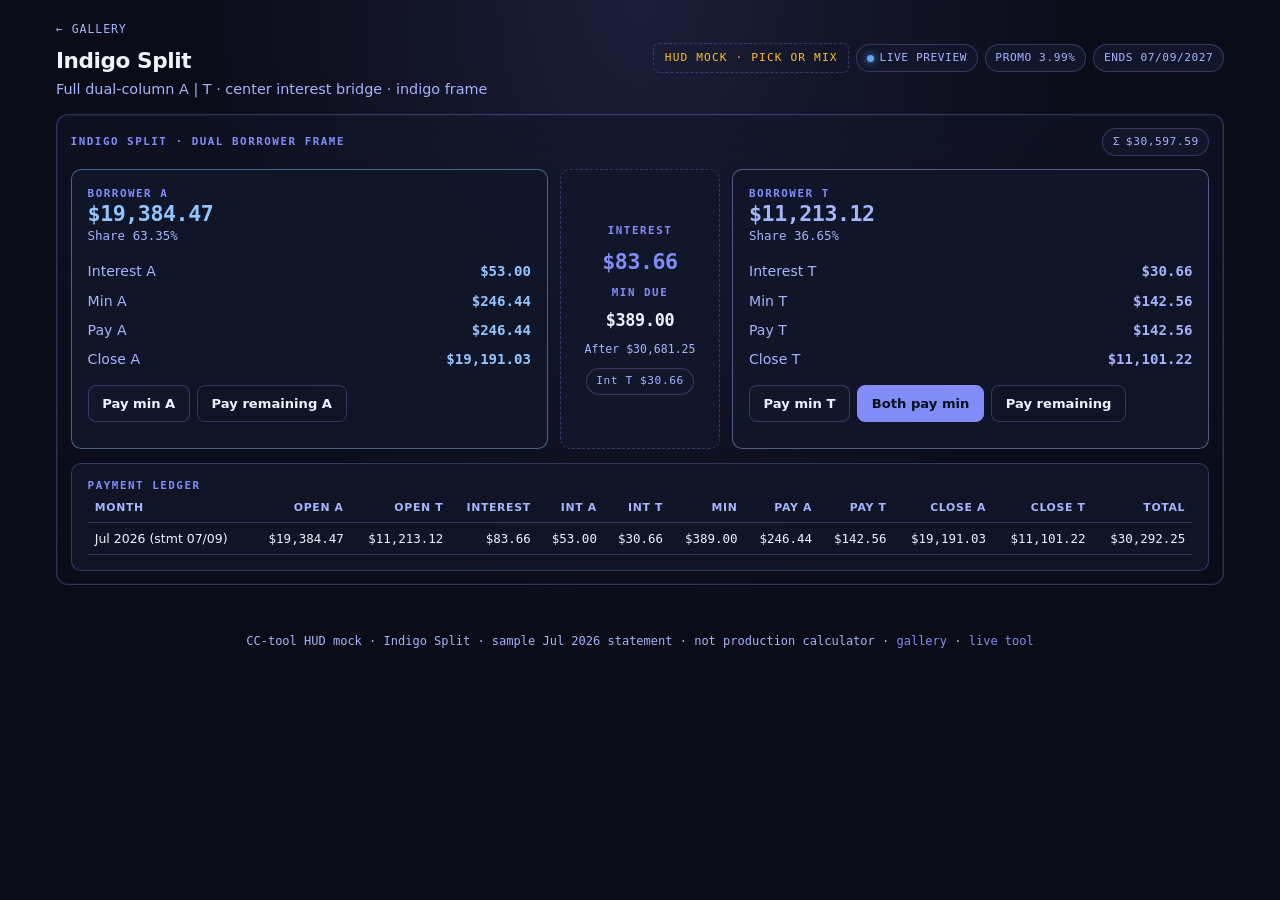
<file: docs/cc-tool/mockups/05-indigo-split.html>
<!DOCTYPE html>
<html lang="en">
<head>
  <meta charset="UTF-8" />
  <meta name="viewport" content="width=device-width, initial-scale=1.0" />
  <title>Indigo Split · CC Split HUD Mock</title>
  <meta name="robots" content="noindex" />
  <style>

:root {
  --accent: #818cf8;
  --accent2: #a5b4fc;
  --bg: #0a0c18;
  --surface: rgba(18, 22, 42, 0.88);
  --surface2: #12162a;
  --text: #eef2ff;
  --muted: #a5b4fc;
  --border: rgba(129, 140, 248, 0.3);
  --glow: rgba(129, 140, 248, 0.14);
  --a: #93c5fd;
  --t: #a5b4fc;
  --status: #60a5fa;
  --warn: #fbbf24;
  --display: "Segoe UI", system-ui, sans-serif;
  --mono: "Cascadia Code", Consolas, ui-monospace, monospace;
}
* { box-sizing: border-box; }
body {
  margin: 0;
  font-family: var(--display);
  background: var(--bg);
  color: var(--text);
  min-height: 100vh;
  line-height: 1.45;
}
a { color: var(--accent); text-decoration: none; }
a:hover { text-decoration: underline; }
.mono { font-family: var(--mono); }
.muted { color: var(--muted); }
.hud-label {
  font-family: var(--mono);
  font-size: 0.68rem;
  letter-spacing: 0.14em;
  text-transform: uppercase;
  color: var(--accent);
  font-weight: 600;
}
.chip {
  display: inline-flex; align-items: center; gap: 0.35rem;
  font-family: var(--mono); font-size: 0.7rem; letter-spacing: 0.05em;
  padding: 0.28rem 0.6rem; border: 1px solid var(--border);
  border-radius: 999px; color: var(--muted); background: var(--surface2);
}
.status-dot {
  width: 7px; height: 7px; border-radius: 50%;
  background: var(--status); box-shadow: 0 0 8px var(--status);
  display: inline-block;
}
.panel {
  background: var(--surface);
  border: 1px solid var(--border);
  position: relative;
}
.metric {
  font-family: var(--mono);
  font-size: 1.35rem;
  font-weight: 650;
  letter-spacing: -0.02em;
  line-height: 1.15;
}
.metric.a { color: var(--a); }
.metric.t { color: var(--t); }
.metric.accent { color: var(--accent); }
.kv { display: flex; justify-content: space-between; gap: 0.75rem; padding: 0.28rem 0; font-size: 0.88rem; }
.kv .k { color: var(--muted); }
.kv .v { font-family: var(--mono); font-weight: 600; }
.btn {
  display: inline-flex; align-items: center; justify-content: center; gap: 0.35rem;
  padding: 0.5rem 0.85rem; border-radius: 8px; border: 1px solid var(--border);
  background: var(--surface2); color: var(--text); font-weight: 600; font-size: 0.82rem;
  cursor: default; font-family: var(--display);
}
.btn-primary { background: var(--accent); color: #061018; border-color: var(--accent); }
.btn-ghost { background: transparent; }
.btn-row { display: flex; flex-wrap: wrap; gap: 0.45rem; margin-top: 0.65rem; }
table.ledger {
  width: 100%; border-collapse: collapse; font-size: 0.78rem; font-family: var(--mono);
}
table.ledger th, table.ledger td {
  padding: 0.4rem 0.45rem; border-bottom: 1px solid var(--border); text-align: right; white-space: nowrap;
}
table.ledger th {
  color: var(--muted); font-family: var(--display); font-size: 0.68rem;
  text-transform: uppercase; letter-spacing: 0.06em; text-align: right;
}
table.ledger th:first-child, table.ledger td:first-child { text-align: left; font-family: var(--display); }
.tag-a { color: var(--a); }
.tag-t { color: var(--t); }
.back {
  font-family: var(--mono); font-size: 0.72rem; letter-spacing: 0.08em;
  text-transform: uppercase; color: var(--muted);
}
.mock-banner {
  font-family: var(--mono); font-size: 0.7rem; letter-spacing: 0.1em;
  text-transform: uppercase; color: var(--warn); border: 1px dashed var(--border);
  padding: 0.35rem 0.65rem; border-radius: 6px; display: inline-block;
}


body {
  background:
    radial-gradient(ellipse at 50% 0%, var(--glow), transparent 50%),
    var(--bg);
  border: 0;
}
.shell {
  max-width: 1200px; margin: 0 auto; padding: 1rem 1rem 2.5rem;
}
.frame {
  border: 1px solid var(--border);
  box-shadow: inset 0 0 0 1px rgba(129,140,248,0.08);
  border-radius: 12px; padding: 0.85rem;
  background: linear-gradient(180deg, rgba(18,22,42,0.5), transparent);
}
.split {
  display: grid; grid-template-columns: 1fr 160px 1fr; gap: 0.75rem; margin: 0.85rem 0;
}
.borrower-col {
  padding: 1rem; border-radius: 10px; border: 1px solid var(--border);
  background: var(--surface);
  min-height: 280px;
}
.borrower-col.a-side { border-color: color-mix(in srgb, var(--a) 45%, transparent); }
.borrower-col.t-side { border-color: color-mix(in srgb, var(--t) 45%, transparent); }
.bridge {
  display: flex; flex-direction: column; align-items: center; justify-content: center;
  gap: 0.65rem; text-align: center; padding: 0.5rem;
  border-radius: 10px; border: 1px dashed var(--border); background: var(--surface2);
}
.panel { padding: 0.9rem 1rem; border-radius: 10px; }
@media (max-width: 900px) {
  .split { grid-template-columns: 1fr; }
  .bridge { flex-direction: row; flex-wrap: wrap; }
}

  </style>
</head>
<body data-mock-id="indigo-split" data-mock-name="Indigo Split" data-layout="split" data-chrome="frame">

<div class="shell">
  
  <div class="top-meta" style="display:flex;flex-wrap:wrap;gap:0.65rem;align-items:center;justify-content:space-between;margin-bottom:0.85rem">
    <div>
      <a class="back" href="index.html">← Gallery</a>
      <h1 style="margin:0.35rem 0 0.2rem;font-size:1.35rem;letter-spacing:-0.02em">Indigo Split</h1>
      <p class="muted" style="margin:0;font-size:0.9rem">Full dual-column A | T · center interest bridge · indigo frame</p>
    </div>
    <div style="display:flex;flex-wrap:wrap;gap:0.45rem;align-items:center">
      <span class="mock-banner">HUD mock · pick or mix</span>
      <span class="chip"><span class="status-dot"></span> LIVE PREVIEW</span>
      <span class="chip">PROMO 3.99%</span>
      <span class="chip">ENDS 07/09/2027</span>
    </div>
  </div>

  <div class="frame">
    <div class="region-summary" data-region="summary" style="display:flex;flex-wrap:wrap;gap:0.75rem;justify-content:space-between;align-items:center;margin-bottom:0.35rem">
      <div class="hud-label" style="margin:0">Indigo split · dual borrower frame</div>
      <div class="chip">Σ <span class="mono" data-field="balance-total">$30,597.59</span></div>
    </div>
    <div class="split">
      <div class="borrower-col a-side">
        <div class="hud-label">Borrower A</div>
        <div class="metric a" data-field="balance-a">$19,384.47</div>
        <div class="muted mono" style="font-size:0.78rem;margin-bottom:0.75rem">Share 63.35%</div>
        <div class="kv"><span class="k">Interest A</span><span class="v tag-a" data-field="interest-a">$53.00</span></div>
        <div class="kv"><span class="k">Min A</span><span class="v tag-a" data-field="min-a">$246.44</span></div>
        <div class="kv"><span class="k">Pay A</span><span class="v tag-a" data-field="pay-a">$246.44</span></div>
        <div class="kv"><span class="k">Close A</span><span class="v tag-a" data-field="close-a">$19,191.03</span></div>
        <div class="btn-row"><span class="btn">Pay min A</span><span class="btn btn-ghost">Pay remaining A</span></div>
      </div>
      <div class="bridge region-interest" data-region="interest-min">
        <div class="hud-label">Interest</div>
        <div class="metric accent" data-field="interest-total">$83.66</div>
        <div class="hud-label">Min due</div>
        <div class="metric" style="font-size:1.05rem" data-field="min-total">$389.00</div>
        <div class="muted mono" style="font-size:0.72rem">After $30,681.25</div>
        <span class="chip">Int T $30.66</span>
      </div>
      <div class="borrower-col t-side region-payment" data-region="payment">
        <div class="hud-label">Borrower T</div>
        <div class="metric t" data-field="balance-t">$11,213.12</div>
        <div class="muted mono" style="font-size:0.78rem;margin-bottom:0.75rem">Share 36.65%</div>
        <div class="kv"><span class="k">Interest T</span><span class="v tag-t" data-field="interest-t">$30.66</span></div>
        <div class="kv"><span class="k">Min T</span><span class="v tag-t" data-field="min-t">$142.56</span></div>
        <div class="kv"><span class="k">Pay T</span><span class="v tag-t" data-field="pay-t">$142.56</span></div>
        <div class="kv"><span class="k">Close T</span><span class="v tag-t" data-field="close-t">$11,101.22</span></div>
        <div class="btn-row" data-region="payment-actions">
          <span class="btn">Pay min T</span>
          <span class="btn btn-primary">Both pay min</span>
          <span class="btn btn-ghost">Pay remaining</span>
        </div>
      </div>
    </div>
    
<section class="region-ledger panel" data-region="ledger" aria-label="Payment ledger">
  <div class="hud-label">Payment ledger</div>
  <div style="overflow-x:auto">
    <table class="ledger">
      <thead>
        <tr>
          <th>Month</th><th>Open A</th><th>Open T</th><th>Interest</th>
          <th>Int A</th><th>Int T</th><th>Min</th><th>Pay A</th><th>Pay T</th>
          <th>Close A</th><th>Close T</th><th>Total</th>
        </tr>
      </thead>
      <tbody>
        <tr>
          <td>Jul 2026 (stmt 07/09)</td>
          <td>$19,384.47</td>
          <td>$11,213.12</td>
          <td data-field="ledger-interest">$83.66</td>
          <td>$53.00</td>
          <td>$30.66</td>
          <td>$389.00</td>
          <td>$246.44</td>
          <td>$142.56</td>
          <td>$19,191.03</td>
          <td>$11,101.22</td>
          <td>$30,292.25</td>
        </tr>
      </tbody>
    </table>
  </div>
</section>

  </div>
</div>

  <footer style="text-align:center;padding:0.5rem 1rem 1.5rem;color:var(--muted);font-size:0.75rem;font-family:var(--mono)">
    CC-tool HUD mock · Indigo Split · sample Jul 2026 statement · not production calculator ·
    <a href="index.html">gallery</a> · <a href="../index.html">live tool</a>
  </footer>
  <!-- plain script only; file:// safe, no ES modules -->
  <script>
    (function () {
      document.documentElement.setAttribute("data-hud-ready", "1");
    })();
  </script>
</body>
</html>
</file>
<file: docs/us-community-diversity/styles.css>
:root {
  color: #1c2430;
  background: #f3efe6;
  font-family: Georgia, "Palatino Linotype", Palatino, serif;
}

* { box-sizing: border-box; }

body { margin: 0; line-height: 1.45; }

main { max-width: 1180px; margin: 0 auto; padding: 28px 18px 64px; }

h1 { font-size: 2rem; line-height: 1.15; margin-bottom: 0.4rem; }

h2 { font-size: 1.25rem; margin: 0 0 0.4rem; }

.lede, .method { max-width: 46rem; }

.layout {
  display: grid;
  grid-template-columns: minmax(0, 1.7fr) minmax(260px, 0.9fr);
  gap: 18px;
  align-items: start;
  margin-top: 18px;
}

.stage, aside, .findings {
  background: #fffdf8;
  border: 1px solid #e2dbcf;
  border-radius: 10px;
}

.stage { padding: 12px; }

.toolbar {
  display: flex;
  flex-wrap: wrap;
  gap: 10px 16px;
  align-items: end;
  margin-bottom: 8px;
}

label { font-family: "Segoe UI", Candara, sans-serif; font-size: 0.92rem; }

select, input, button {
  font: inherit;
  display: block;
  margin-top: 4px;
  padding: 7px 8px;
  border: 1px solid #c9c0b2;
  border-radius: 6px;
  background: white;
  color: inherit;
}

.zoom-buttons { display: flex; flex-wrap: wrap; gap: 6px; }

button { cursor: pointer; background: #1c2430; color: #f3efe6; border-color: #1c2430; }

#map { width: 100%; height: auto; background: #f7f3ea; border-radius: 8px; }

.county, .other { vector-effect: non-scaling-stroke; }

.county { cursor: pointer; }

.other { cursor: default; }

.legend, .axis, .note { font-family: "Segoe UI", Candara, sans-serif; font-size: 0.85rem; color: #3d4654; }

aside { padding: 14px 16px 18px; position: sticky; top: 10px; max-height: calc(100vh - 20px); overflow: auto; }

aside ul { padding-left: 1.1rem; font-family: "Segoe UI", Candara, sans-serif; font-size: 0.92rem; }

figure { margin: 12px 0; }

.chart { width: 100%; height: 88px; background: #f7f3ea; border-radius: 6px; }

.chart polyline { fill: none; stroke: #0f5c5c; stroke-width: 2; }

.findings { margin-top: 18px; padding: 8px 22px 14px; }

.findings li { margin: 0.45rem 0; }

@media (max-width: 800px) {
  .layout { grid-template-columns: 1fr; }
  aside { position: static; max-height: none; }
}
</file>
<file: origin-diversity/docs/styles.css>
:root {
  --paper: #f4f0e6;
  --ink: #1c1915;
  --muted: #5e584e;
  --line: #d9d1c3;
  --card: #fffdf8;
  --teal: #0e5c57;
  --bar: #c4622d;
}
* { box-sizing: border-box; }
body {
  margin: 0;
  background: var(--paper);
  color: var(--ink);
  font: 18px/1.55 Georgia, "Iowan Old Style", "Palatino Linotype", Palatino, serif;
}
.wrap { max-width: 980px; margin: 0 auto; padding: 48px 20px 80px; }
.kicker {
  margin: 0 0 8px;
  color: var(--teal);
  font-family: "Segoe UI", sans-serif;
  font-size: 0.78rem;
  letter-spacing: 0.08em;
  text-transform: uppercase;
}
h1 { margin: 0 0 16px; font-size: 2.5rem; line-height: 1.12; font-weight: 600; }
h2 { margin: 2rem 0 0.6rem; font-size: 1.55rem; }
p { margin: 0 0 0.9rem; }
a { color: var(--teal); }
code {
  font-family: Consolas, "Courier New", monospace;
  font-size: 0.92em;
}
#rating-rule, section, footer {
  margin-top: 8px;
}
.association {
  background: var(--card);
  border-left: 4px solid var(--teal);
  padding: 12px 14px;
}
table {
  width: 100%;
  border-collapse: collapse;
  font-family: "Segoe UI", sans-serif;
  font-size: 0.92rem;
  line-height: 1.35;
}
caption {
  caption-side: bottom;
  text-align: left;
  color: var(--muted);
  padding: 8px 0 0;
  font-size: 0.85rem;
}
th, td {
  text-align: left;
  padding: 7px 8px;
  border-bottom: 1px solid var(--line);
  vertical-align: top;
}
th {
  color: var(--muted);
  font-size: 0.72rem;
  letter-spacing: 0.04em;
  text-transform: uppercase;
}
.num { font-variant-numeric: tabular-nums; white-space: nowrap; }
.rating { min-width: 7rem; }
.bar {
  display: block;
  height: 4px;
  margin-top: 5px;
  background: var(--bar);
}
.examples { max-width: 42rem; margin: 0 0 1rem; }
.table-wrap { overflow-x: auto; }
footer { margin-top: 2.5rem; color: var(--muted); font-size: 0.95rem; }
footer h2 { color: var(--ink); }
footer li { margin: 0 0 0.45rem; }
@media (max-width: 700px) {
  h1 { font-size: 2rem; }
  body { font-size: 17px; }
}
</file>
